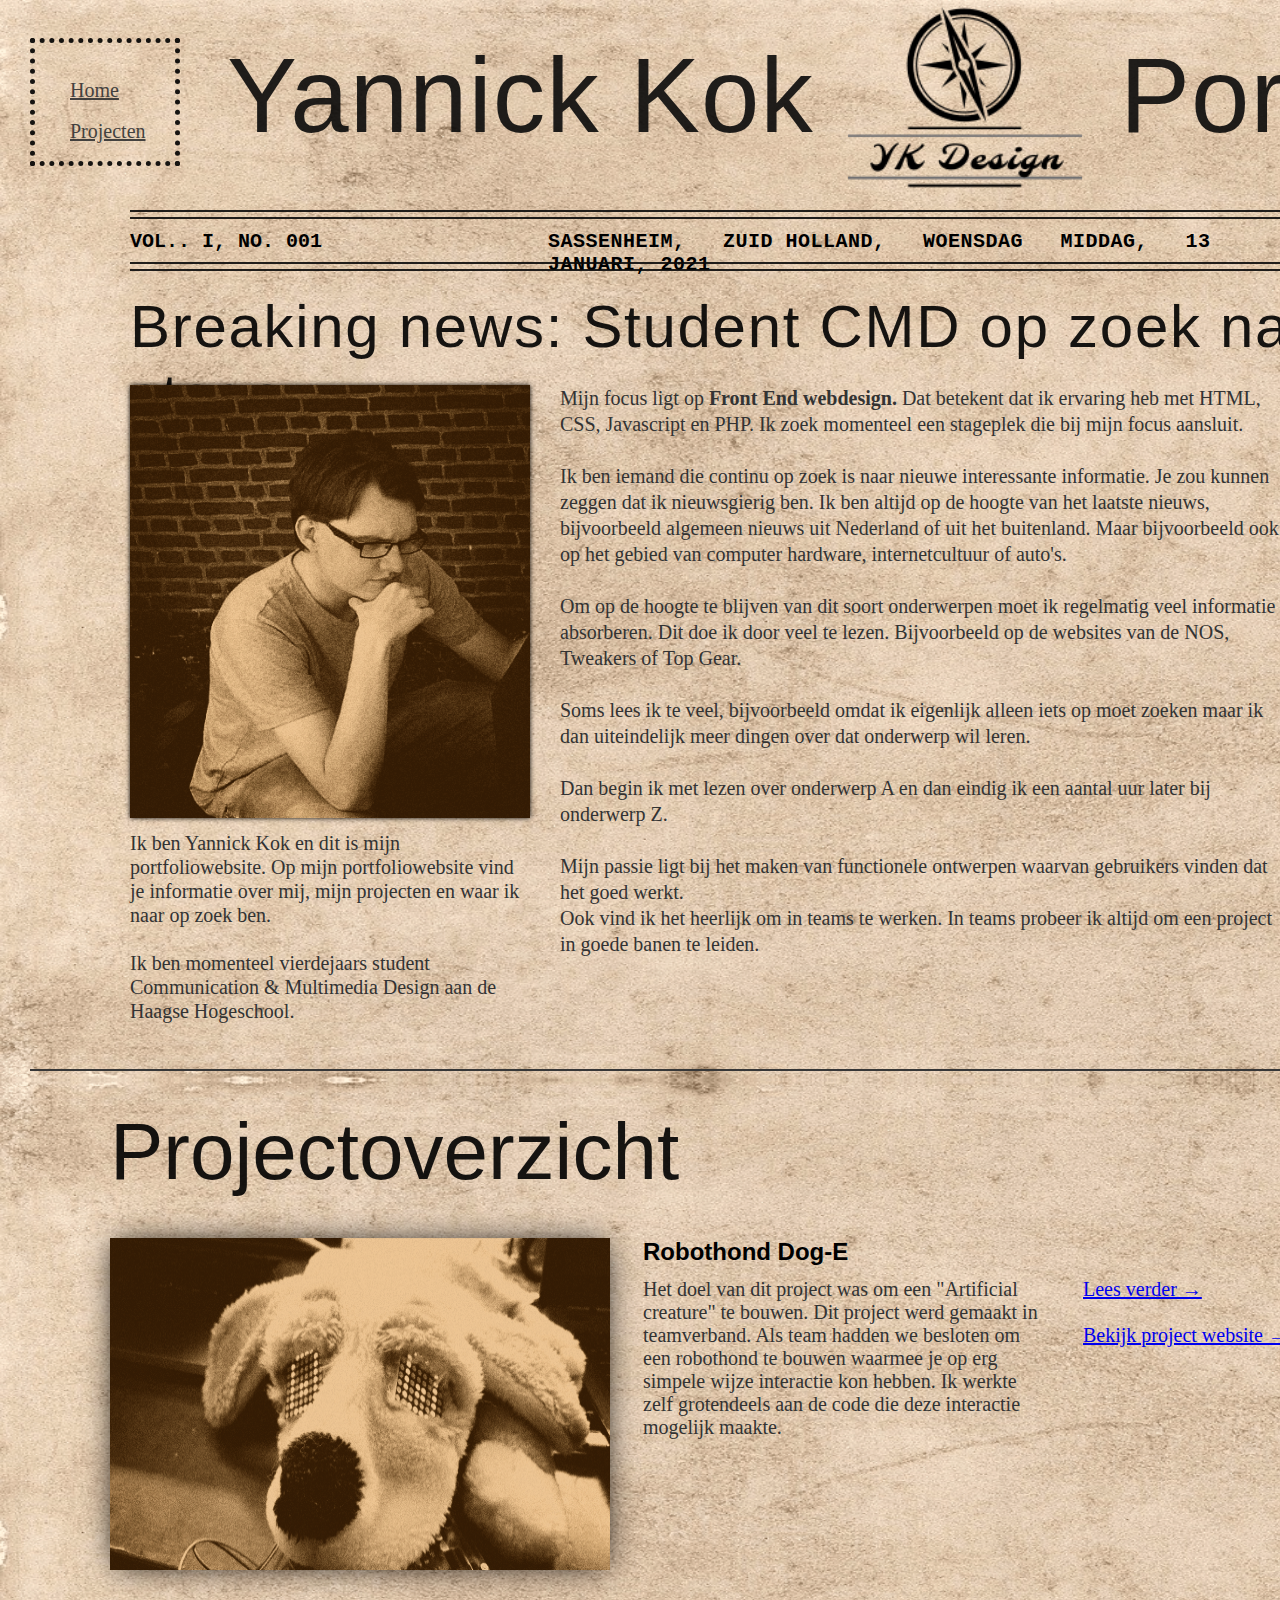
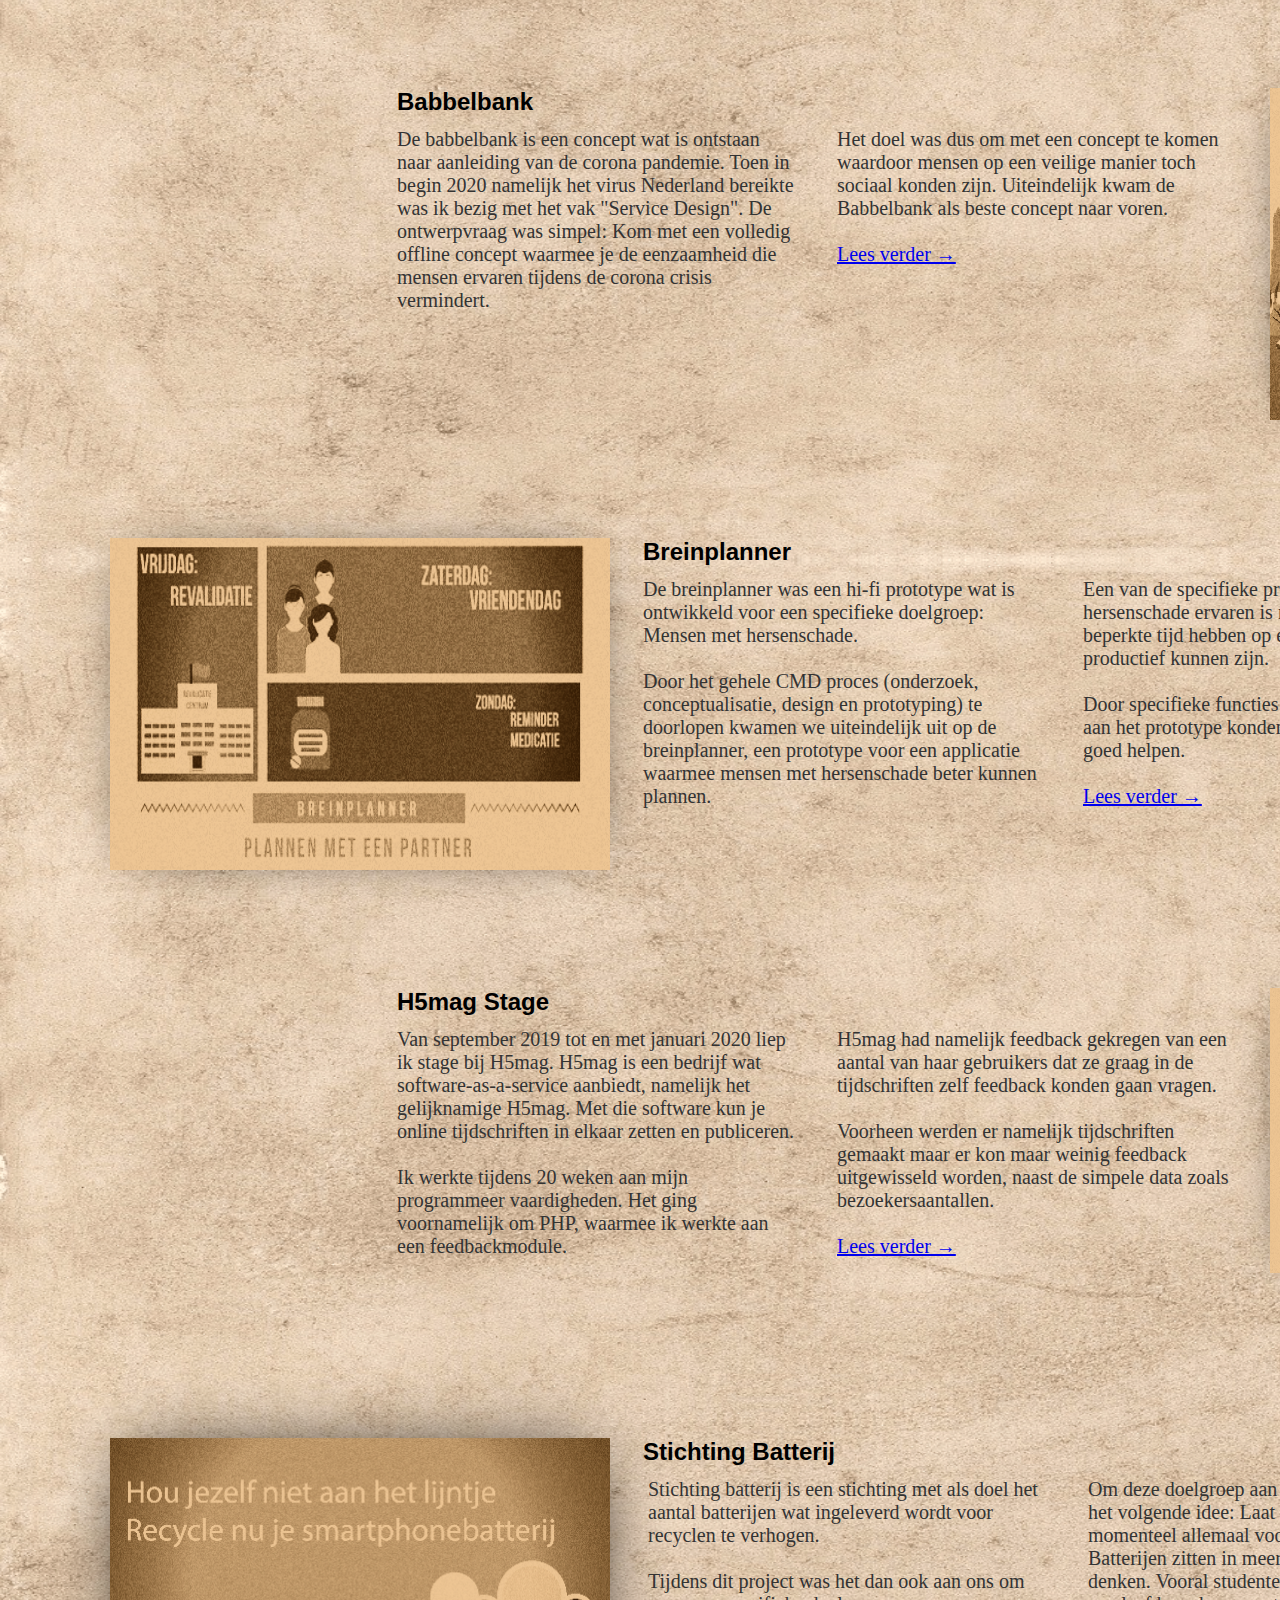
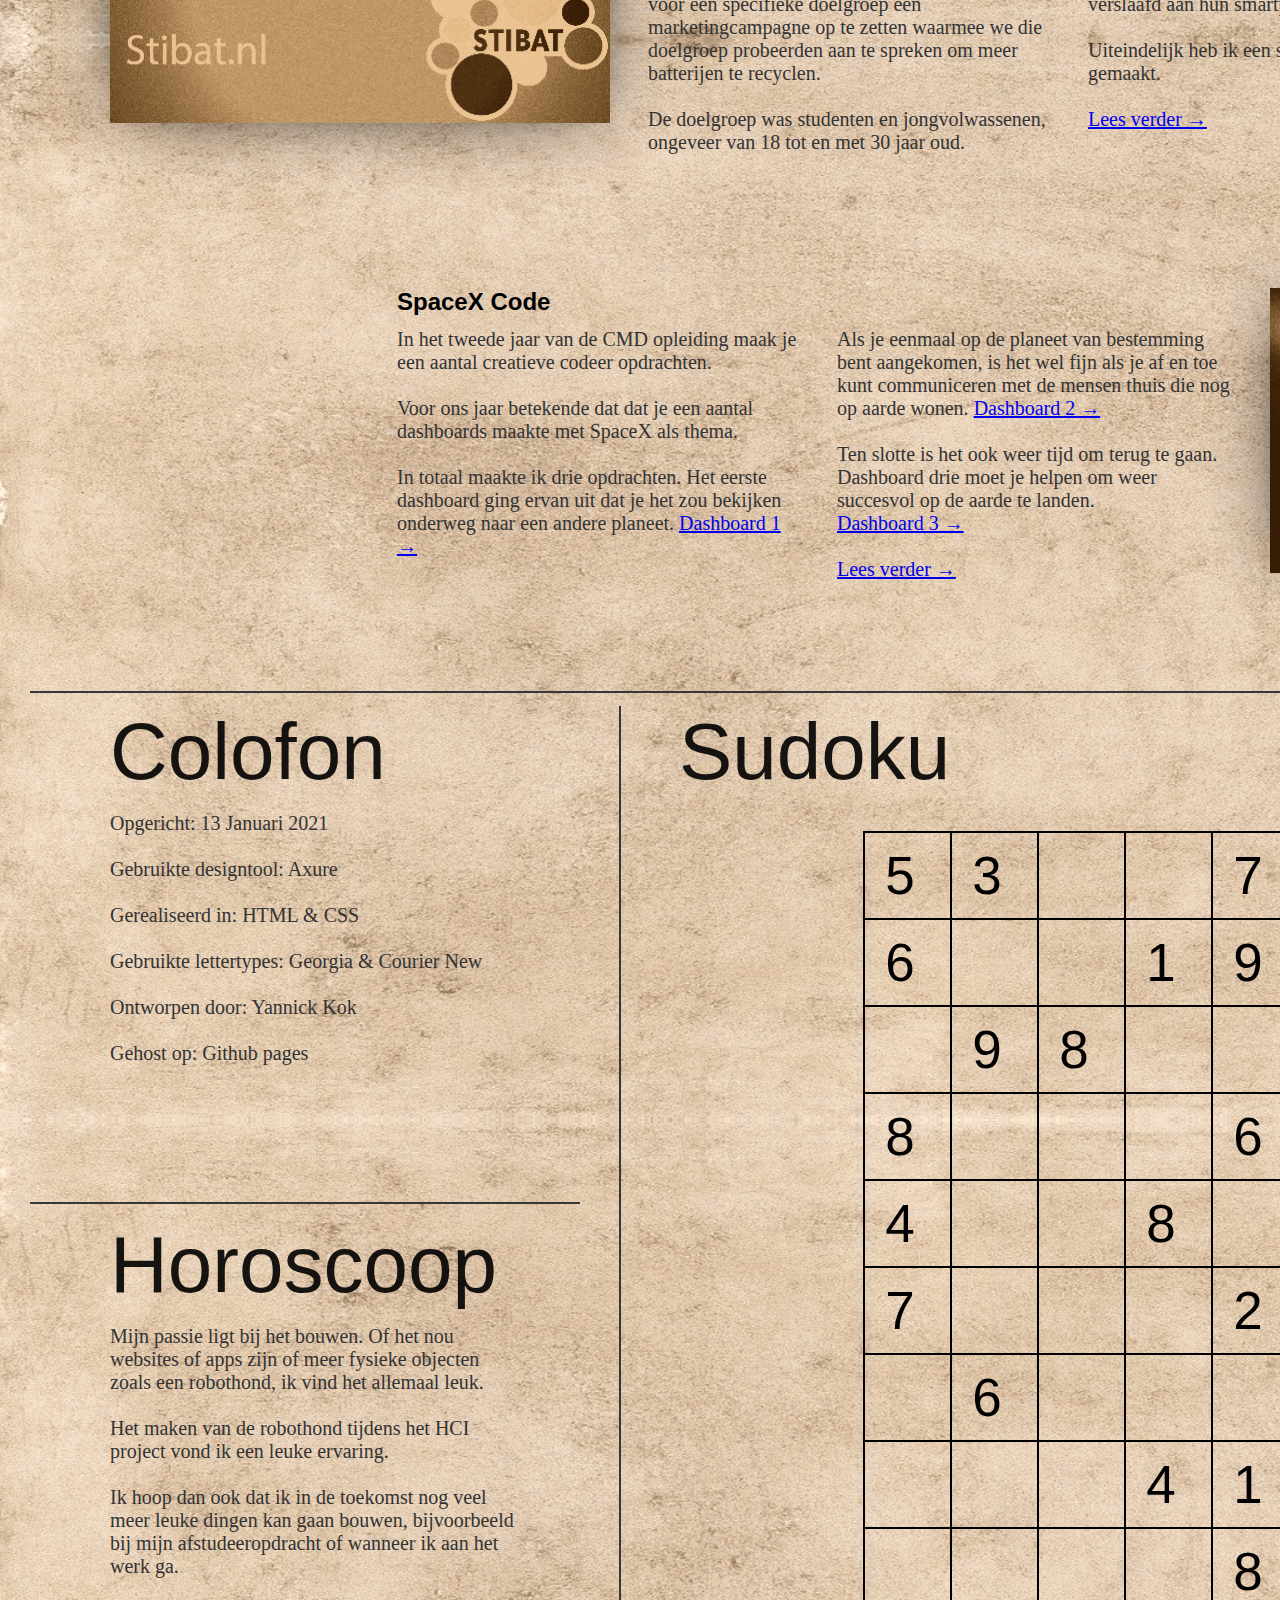
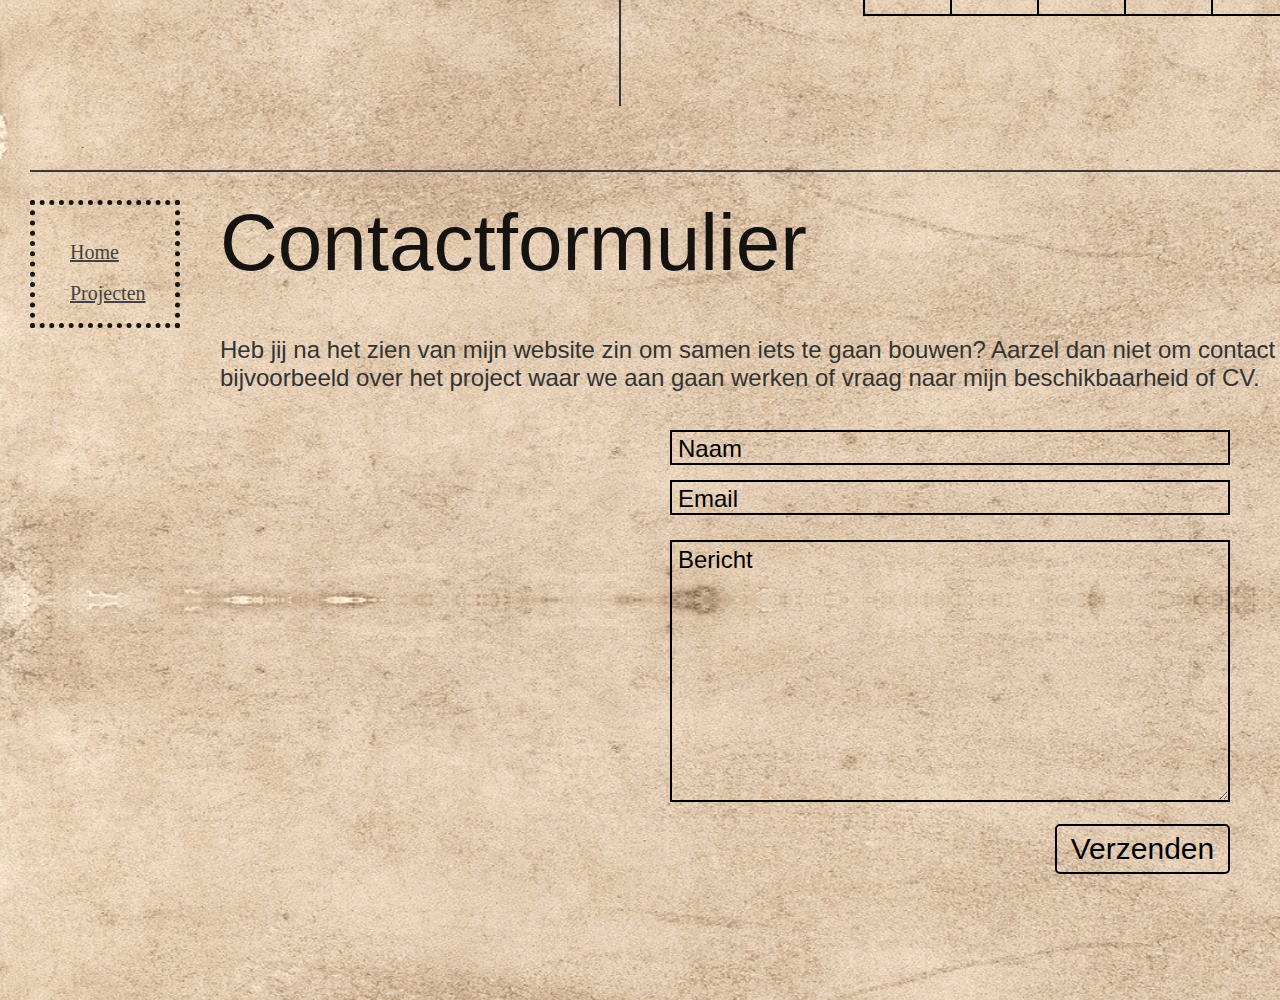
<file: index.html>
<!DOCTYPE html>
<html lang="nl">

    <head>

        <link type="text/css" href="style.css" rel="stylesheet" />	
        <meta name="viewport" content="width=device-width, initial-scale=1.0">
    </head>

    <body>
        <div class="flexcontainer1">
        <div class="background1">
            <div id="d1" class="decoration1">
               <br><br> <a href="index.html" id="home">Home</a>
               <br><br> <a href="#projectoverzicht" id="projectlink">Projecten</a>
            </div>
            <h1 id="t1" class="inline">Yannick Kok</h1>
            <img id="img1" class="inline" src="pics/YK-design2.png">
            <h1 id="t2" class="inline">Portfolio</h1>
            <div id="d2" class="decoration1">
                
                <br><br> <a href="#colofon" id="overiglink">Overig</a>
                <br><br> <a href="#contact" id="contactlink">Contact</a>
            </div>
            <div id="l1" class="line1"></div>
            <div id="l2" class="line1"></div>
            <div id="d3">VOL.. I, NO. 001

                </div>

            <div id="d4">SASSENHEIM,&nbsp;&nbsp;   ZUID HOLLAND,&nbsp;&nbsp;   WOENSDAG&nbsp;&nbsp;   MIDDAG,&nbsp;&nbsp;   13 JANUARI, 2021</div>

            <!-- <div class="nav">
                <select id="u155_input" class="u155_input">
                    <option class="u155_input_option" selected="" value="PAGINA 1">PAGINA 1</option>
                    <option class="u155_input_option" value="PAGINA 2">PAGINA 2</option>
                    <option class="u155_input_option" value="PAGINA 3">PAGINA 3</option>
                    <option class="u155_input_option" value="PAGINA 4">PAGINA 4</option>
                    <option class="u155_input_option" value="PAGINA 5">PAGINA 5</option>
                    <option class="u155_input_option" value="PAGINA 6">PAGINA 6</option>
                    <option class="u155_input_option" value="PAGINA 7">PAGINA 7</option>
                  </select>
            </div> -->

            <div class="dropdown">
                <div class="dropbtn">PAGINA 1</div>
                <div class="dropdown-content">
                  <a href="index.html">PAGINA 1</a>
                  <a href="dog-e.html">PAGINA 2</a>
                  <a href="babbelbank.html">PAGINA 3</a>
                  <a href="breinplanner.html">PAGINA 4</a>
                  <a href="h5mag.html">PAGINA 5</a>
                  <a href="stibat.html">PAGINA 6</a>
                  <a href="spacex.html">PAGINA 7</a>
                </div>
              </div>

            <div id="l3" class="line1"></div>
            <div id="l4" class="line1"></div>

            <h2 id="title1">Breaking news: Student CMD op zoek naar front end stage</h2>
            <img src="pics/yk1.png" id="yk1">
            <img src="pics/yk2.png" id="yk2">
            <p id="p1">Ik ben Yannick Kok en dit is mijn portfoliowebsite. Op mijn portfoliowebsite vind je informatie over mij, mijn projecten en waar ik naar op zoek ben.<br><br>



                Ik ben momenteel vierdejaars student Communication & Multimedia Design aan de Haagse Hogeschool.</p>
            <p id="p2">Mijn focus ligt op <strong>Front End webdesign.</strong> Dat betekent dat ik ervaring heb met HTML, CSS, Javascript en PHP. Ik zoek momenteel een stageplek die bij mijn focus aansluit.
            <br><br>
            Ik ben iemand die continu op zoek is naar nieuwe interessante informatie. 
            Je zou kunnen zeggen dat ik nieuwsgierig ben. Ik ben altijd op de hoogte van het laatste nieuws,
             bijvoorbeeld algemeen nieuws uit Nederland of uit het buitenland. Maar bijvoorbeeld ook op het gebied van computer hardware, internetcultuur of auto's.
             <br><br>
             Om op de hoogte te blijven van dit soort onderwerpen moet ik regelmatig veel informatie absorberen.
              Dit doe ik door veel te lezen. Bijvoorbeeld op de websites van de NOS, Tweakers of Top Gear.
              <br><br>
              Soms lees ik te veel, bijvoorbeeld omdat ik eigenlijk alleen iets op moet zoeken maar ik dan uiteindelijk meer dingen over dat onderwerp wil leren.
            <br><br>
            Dan begin ik met lezen over onderwerp A en dan eindig ik een aantal uur later bij onderwerp Z.
                <br><br>
                Mijn passie ligt bij het maken van functionele ontwerpen waarvan gebruikers vinden dat het goed werkt.

<br>Ook vind ik het heerlijk om in teams te werken. In teams probeer ik altijd om een project in goede banen te leiden.
        
        </p>
        <p id="p3">
            Als ik in een team werk dan ben ik iemand die heel goed kan "remmen". Ik ontdek en kaart aan waar problemen zijn die opgelost moeten worden voordat er verder kan worden gegaan.
<br><br>
In mijn vrije tijd ben ik veel bezig met lezen, geschiedenis en design. Ik heb dit op visuele wijze verwerkt in mijn portfolio, omdat ik die ouderwetse esthetiek wel kan waarderen.

        </p>


            <img src="pics/line.png" id="pageline1">
        </div>

        <div class="background2">
            <h3 id="projectoverzicht">Projectoverzicht</h3>
            <img src="pics/dog-e-project.png" id="dog-e-project">
            <h4 id="project-overzicht-1">Robothond Dog-E</h4>
            <p id="project-dog-e-text-1">Het doel van dit project was om een "Artificial creature" te bouwen.
                 Dit project werd gemaakt in teamverband. Als team hadden we besloten om een robothond te bouwen waarmee
                  je op erg simpele wijze interactie kon hebben. Ik werkte zelf grotendeels aan de code die deze interactie mogelijk maakte.

            </p>

            <p id="project-dog-e-text-2">
                 <a href="dog-e.html">Lees verder →</a> <br><br>

            <a href="https://yannickkok.github.io/HCI-Site/">Bekijk project website →</a> 


            </p>
            <h4 id="project-overzicht-2">Babbelbank</h4>
            <p id="project-babbelbank-text-1">De babbelbank is een concept wat is ontstaan naar aanleiding van de corona pandemie.
                 Toen in begin 2020 namelijk het virus Nederland bereikte was ik bezig met het vak "Service Design".
                  De ontwerpvraag was simpel: Kom met een volledig offline concept waarmee je de eenzaamheid die mensen ervaren  tijdens de corona crisis vermindert.

            </p>
            <p id="project-babbelbank-text-2">Het doel was dus om met een concept te komen waardoor mensen op een veilige manier toch sociaal konden zijn.
                 Uiteindelijk kwam de Babbelbank als beste concept naar voren. <br><br>



                 <a href="babbelbank.html">Lees verder →</a></p>
                <img src="pics/babbelbankfilter.png" id="project-babbelbank-img-1">
        </div>
        <div class="background3">
            <h4 id="project-overzicht-3">Breinplanner</h4>
            <img src="pics/breinplannerfilter.png" id="project-breinplanner-img-1">
            <p id="project-breinplanner-text-1">De breinplanner was een hi-fi prototype wat is ontwikkeld voor een specifieke doelgroep: Mensen met hersenschade.<br><br>

                Door het gehele CMD proces (onderzoek, conceptualisatie, design en prototyping) te doorlopen kwamen we uiteindelijk uit op de breinplanner, een prototype voor een applicatie waarmee mensen met hersenschade beter kunnen plannen.
                
                
                
                </p>
            <p id="project-breinplanner-text-2">Een van de specifieke problemen die mensen met hersenschade ervaren is namelijk dat ze maar beperkte tijd hebben op een dag waarin ze productief kunnen zijn.
<br><br>


                Door specifieke functies en visuele stijl te geven aan het prototype konden we deze doelgroep goed helpen.
                <br><br>
                
                
                 <a href="breinplanner.html">Lees verder →</a> </p>

                <h4 id="project-overzicht-4">H5mag Stage</h4>
                <img src="pics/h5magfilter2.png" id="project-h5mag-img-1">
                <p id="project-h5mag-text-1">Van september 2019 tot en met januari 2020 liep ik stage bij H5mag.
                     H5mag is een bedrijf wat software-as-a-service aanbiedt, namelijk het gelijknamige H5mag.
                      Met die software kun je online tijdschriften in elkaar zetten en publiceren.
                      <br><br>



                    Ik werkte tijdens 20 weken aan mijn programmeer vaardigheden. Het ging voornamelijk om PHP, waarmee ik werkte aan een feedbackmodule.</p>
                    <p id="project-h5mag-text-2">
                        H5mag had namelijk feedback gekregen van een aantal van haar gebruikers dat ze graag in de tijdschriften zelf feedback konden gaan vragen.
<br><br>


Voorheen werden er namelijk tijdschriften gemaakt maar er kon maar weinig feedback uitgewisseld worden, naast de simpele data zoals bezoekersaantallen.
<br><br>


<a href="h5mag.html">Lees verder →</a> 
                    </p>

                    <img src="pics/stibat3.png" id="project-stibat-img-1">
                    <h4 id="project-overzicht-5">Stichting Batterij</h4>
                    <p id="project-stibat-text-1">Stichting batterij is een stichting met als doel het aantal batterijen wat ingeleverd wordt voor recyclen te verhogen.
                        <br><br>


                        Tijdens dit project was het dan ook aan ons om voor een specifieke doelgroep een marketingcampagne op te zetten waarmee we die doelgroep probeerden aan te spreken om meer batterijen te recyclen.
                        <br><br>
                        
                        
                        De doelgroep was studenten en jongvolwassenen, ongeveer van 18 tot en met 30 jaar oud.</p>

                        <p id="project-stibat-text-2">
                            Om deze doelgroep aan te spreken kwam ik met het volgende idee: Laat zien waar batterijen momenteel allemaal voor gebruikt worden. Batterijen zitten in meer voorwerpen dan je zou denken. Vooral studenten zijn tegenwoordig bijna verslaafd aan hun smartphone of laptop.
                            <br><br>


Uiteindelijk heb ik een satirisch filmpje daarover gemaakt.

<br><br>

<a href="stibat.html">Lees verder →</a> 
                        </p>


        </div>

        <div class="background4">

            <h4 id="project-overzicht-6">SpaceX Code</h4>
            <img src="pics/spacex1.png" id="project-spacex-img-1">
            <p id="project-spacex-text-1">In het tweede jaar van de CMD opleiding maak je een aantal creatieve codeer opdrachten.
                <br><br>


                Voor ons jaar betekende dat dat je een aantal dashboards maakte met SpaceX als thema.
                <br><br>
                
                
                In totaal maakte ik drie opdrachten. Het eerste dashboard ging ervan uit dat je het zou bekijken onderweg naar een andere planeet.
                 <a href="https://yannickkok.github.io/IxDT2/">Dashboard 1  →</a></p> 

            <p id="project-spacex-text-2">

                Als je eenmaal op de planeet van bestemming bent aangekomen, is het wel fijn als je af en toe kunt communiceren met de mensen thuis die nog op aarde wonen.
                 <a href="https://yannickkok.github.io/Challenge-2/">Dashboard 2  →</a><br><br>



Ten slotte is het ook weer tijd om terug te gaan. Dashboard drie moet je helpen om weer succesvol op de aarde te landen.  <br><a href="https://yannickkok.github.io/Challenge-3/">Dashboard 3  →</a>
<br><br>


 <a href="spacex.html">Lees verder →</a> 
            </p>


        </div>

        <img src="pics/line.png" id="line2">
        <img src="pics/line.png" id="line3">
        <img src="pics/line.png" id="line4">
        <img src="pics/line.png" id="line5">

        <div class="background5">
            <h3 id="colofon">Colofon</h3>
            <p id="colofontext">Opgericht: 13 Januari 2021
                <br><br>


                Gebruikte designtool: Axure
                <br><br>

                
                
                Gerealiseerd in: HTML & CSS
                <br><br>

                
                
                Gebruikte lettertypes: Georgia & Courier New
                <br><br>

                
                
                Ontworpen door: Yannick Kok
                <br><br>

                
                
                Gehost op: Github pages</p>

                <h3 id="sudoku">Sudoku</h3>
                <!-- <div class="sudokubutton" onclick="checkSudoku()">
                <button>Check voor fouten</button>
                </div> -->
                <div class="sudokucontainer">
                    <input type="number" class="sudokublock" value="5" min="1" max="9">
                    <input type="number" class="sudokublock" value="3" min="1" max="9">
                    <input type="number" class="sudokublock"  min="1" max="9" id="sudokublock13">
                    <input type="number" class="sudokublock" value="" min="1" max="9">
                    <input type="number" class="sudokublock" value="7" min="1" max="9">
                    <input type="number" class="sudokublock" value="" min="1" max="9">
                    <input type="number" class="sudokublock" value="" min="1" max="9">
                    <input type="number" class="sudokublock" value="" min="1" max="9">
                    <input type="number" class="sudokublock" value="" min="1" max="9">
                    <br>
                    <input type="number" class="sudokublock" value="6" min="1" max="9">
                    <input type="number" class="sudokublock" value="" min="1" max="9">
                    <input type="number" class="sudokublock" value="" min="1" max="9">
                    <input type="number" class="sudokublock" value="1" min="1" max="9">
                    <input type="number" class="sudokublock" value="9" min="1" max="9">
                    <input type="number" class="sudokublock" value="5" min="1" max="9">
                    <input type="number" class="sudokublock" value="" min="1" max="9">
                    <input type="number" class="sudokublock" value="" min="1" max="9">
                    <input type="number" class="sudokublock" value="" min="1" max="9">
                    <br>
                    <input type="number" class="sudokublock" value="" min="1" max="9">
                    <input type="number" class="sudokublock" value="9" min="1" max="9">
                    <input type="number" class="sudokublock" value="8" min="1" max="9">
                    <input type="number" class="sudokublock" value="" min="1" max="9">
                    <input type="number" class="sudokublock" value="" min="1" max="9">
                    <input type="number" class="sudokublock" value="" min="1" max="9">
                    <input type="number" class="sudokublock" value="" min="1" max="9">
                    <input type="number" class="sudokublock" value="6" min="1" max="9">
                    <input type="number" class="sudokublock" value="" min="1" max="9">
                    <br>
                    <input type="number" class="sudokublock" value="8" min="1" max="9">
                    <input type="number" class="sudokublock" value="" min="1" max="9">
                    <input type="number" class="sudokublock" value="" min="1" max="9">
                    <input type="number" class="sudokublock" value="" min="1" max="9">
                    <input type="number" class="sudokublock" value="6" min="1" max="9">
                    <input type="number" class="sudokublock" value="" min="1" max="9">
                    <input type="number" class="sudokublock" value="" min="1" max="9">
                    <input type="number" class="sudokublock" value="" min="1" max="9">
                    <input type="number" class="sudokublock" value="3" min="1" max="9">
                    <br>
                    <input type="number" class="sudokublock" value="4" min="1" max="9">
                    <input type="number" class="sudokublock" value="" min="1" max="9">
                    <input type="number" class="sudokublock" value="" min="1" max="9">
                    <input type="number" class="sudokublock" value="8" min="1" max="9">
                    <input type="number" class="sudokublock" value="" min="1" max="9">
                    <input type="number" class="sudokublock" value="3" min="1" max="9">
                    <input type="number" class="sudokublock" value="" min="1" max="9">
                    <input type="number" class="sudokublock" value="" min="1" max="9">
                    <input type="number" class="sudokublock" value="1" min="1" max="9">
                    <br>
                    <input type="number" class="sudokublock" value="7" min="1" max="9">
                    <input type="number" class="sudokublock" value="" min="1" max="9">
                    <input type="number" class="sudokublock" value="" min="1" max="9">
                    <input type="number" class="sudokublock" value="" min="1" max="9">
                    <input type="number" class="sudokublock" value="2" min="1" max="9">
                    <input type="number" class="sudokublock" value="" min="1" max="9">
                    <input type="number" class="sudokublock" value="" min="1" max="9">
                    <input type="number" class="sudokublock" value="" min="1" max="9">
                    <input type="number" class="sudokublock" value="6" min="1" max="9">
                    <br>
                    <input type="number" class="sudokublock" value="" min="1" max="9">
                    <input type="number" class="sudokublock" value="6" min="1" max="9">
                    <input type="number" class="sudokublock" value="" min="1" max="9">
                    <input type="number" class="sudokublock" value="" min="1" max="9">
                    <input type="number" class="sudokublock" value="" min="1" max="9">
                    <input type="number" class="sudokublock" value="" min="1" max="9">
                    <input type="number" class="sudokublock" value="2" min="1" max="9">
                    <input type="number" class="sudokublock" value="8" min="1" max="9">
                    <input type="number" class="sudokublock" value="" min="1" max="9">
                    <br>
                    <input type="number" class="sudokublock" value="" min="1" max="9">
                    <input type="number" class="sudokublock" value="" min="1" max="9">
                    <input type="number" class="sudokublock" value="" min="1" max="9">
                    <input type="number" class="sudokublock" value="4" min="1" max="9">
                    <input type="number" class="sudokublock" value="1" min="1" max="9">
                    <input type="number" class="sudokublock" value="9" min="1" max="9">
                    <input type="number" class="sudokublock" value="" min="1" max="9">
                    <input type="number" class="sudokublock" value="" min="1" max="9">
                    <input type="number" class="sudokublock" value="5" min="1" max="9">
                    <br>
                    <input type="number" class="sudokublock" value="" min="1" max="9">
                    <input type="number" class="sudokublock" value="" min="1" max="9">
                    <input type="number" class="sudokublock" value="" min="1" max="9">
                    <input type="number" class="sudokublock" value="" min="1" max="9">
                    <input type="number" class="sudokublock" value="8" min="1" max="9">
                    <input type="number" class="sudokublock" value="" min="1" max="9">
                    <input type="number" class="sudokublock" value="" min="1" max="9">
                    <input type="number" class="sudokublock" value="7" min="1" max="9">
                    <input type="number" class="sudokublock" value="9" min="1" max="9">

                </div>


                <h3 id="horoscoop">Horoscoop</h3>
                <p id="horoscooptext">
                    Mijn passie ligt bij het bouwen. Of het nou websites of apps zijn of meer fysieke objecten zoals een robothond, ik vind het allemaal leuk.
                    <br><br>


Het maken van de robothond tijdens het HCI project vond ik een leuke ervaring.

<br><br>

Ik hoop dan ook dat ik in de toekomst nog veel meer leuke dingen kan gaan bouwen, bijvoorbeeld bij mijn afstudeeropdracht of wanneer ik aan het werk ga.
                </p>

                <h3 id="contact">Contactformulier</h3>
                <p id="contacttext">
                    Heb jij na het zien van mijn website zin om samen iets te gaan bouwen? Aarzel dan niet om contact op te nemen. Vertel bijvoorbeeld over het project waar we aan gaan werken of
                     vraag naar mijn beschikbaarheid of CV.


                </p>

                <input id="contactinput1" type="text" value="Naam">
                <input id="contactinput2" type="text" value="Email">
                <textarea id="contactinput3" >Bericht</textarea>
                <button id="contactsubmit">Verzenden</button>



                <div id="d5" class="decoration1">
                    <br><br> <a href="#img1" id="home">Home</a>
                    <br><br> <a href="#projectoverzicht" id="projectlink">Projecten</a>
                 </div>

                 <div id="d6" class="decoration1">
                
                    <br><br> <a href="#colofon" id="overiglink">Overig</a>
                    <br><br> <a href="#contact" id="contactlink">Contact</a>
                </div>


        </div>
        <div class="background6">

        </div>
    </div>
    </body>
    <script>

    function checkSudoku() {
            
        // var input = document.getElementById('sudokublock13');
        // input.value; 

        var sudokublock13 = document.getElementById('sudokublock13').value
        console.log(sudokublock13);
            
                if (sudokublock13 = ""){
                    alert("Je hebt  alles ingevuld!");
                }
                else {

                }

    }

    </script>



</html>
</file>
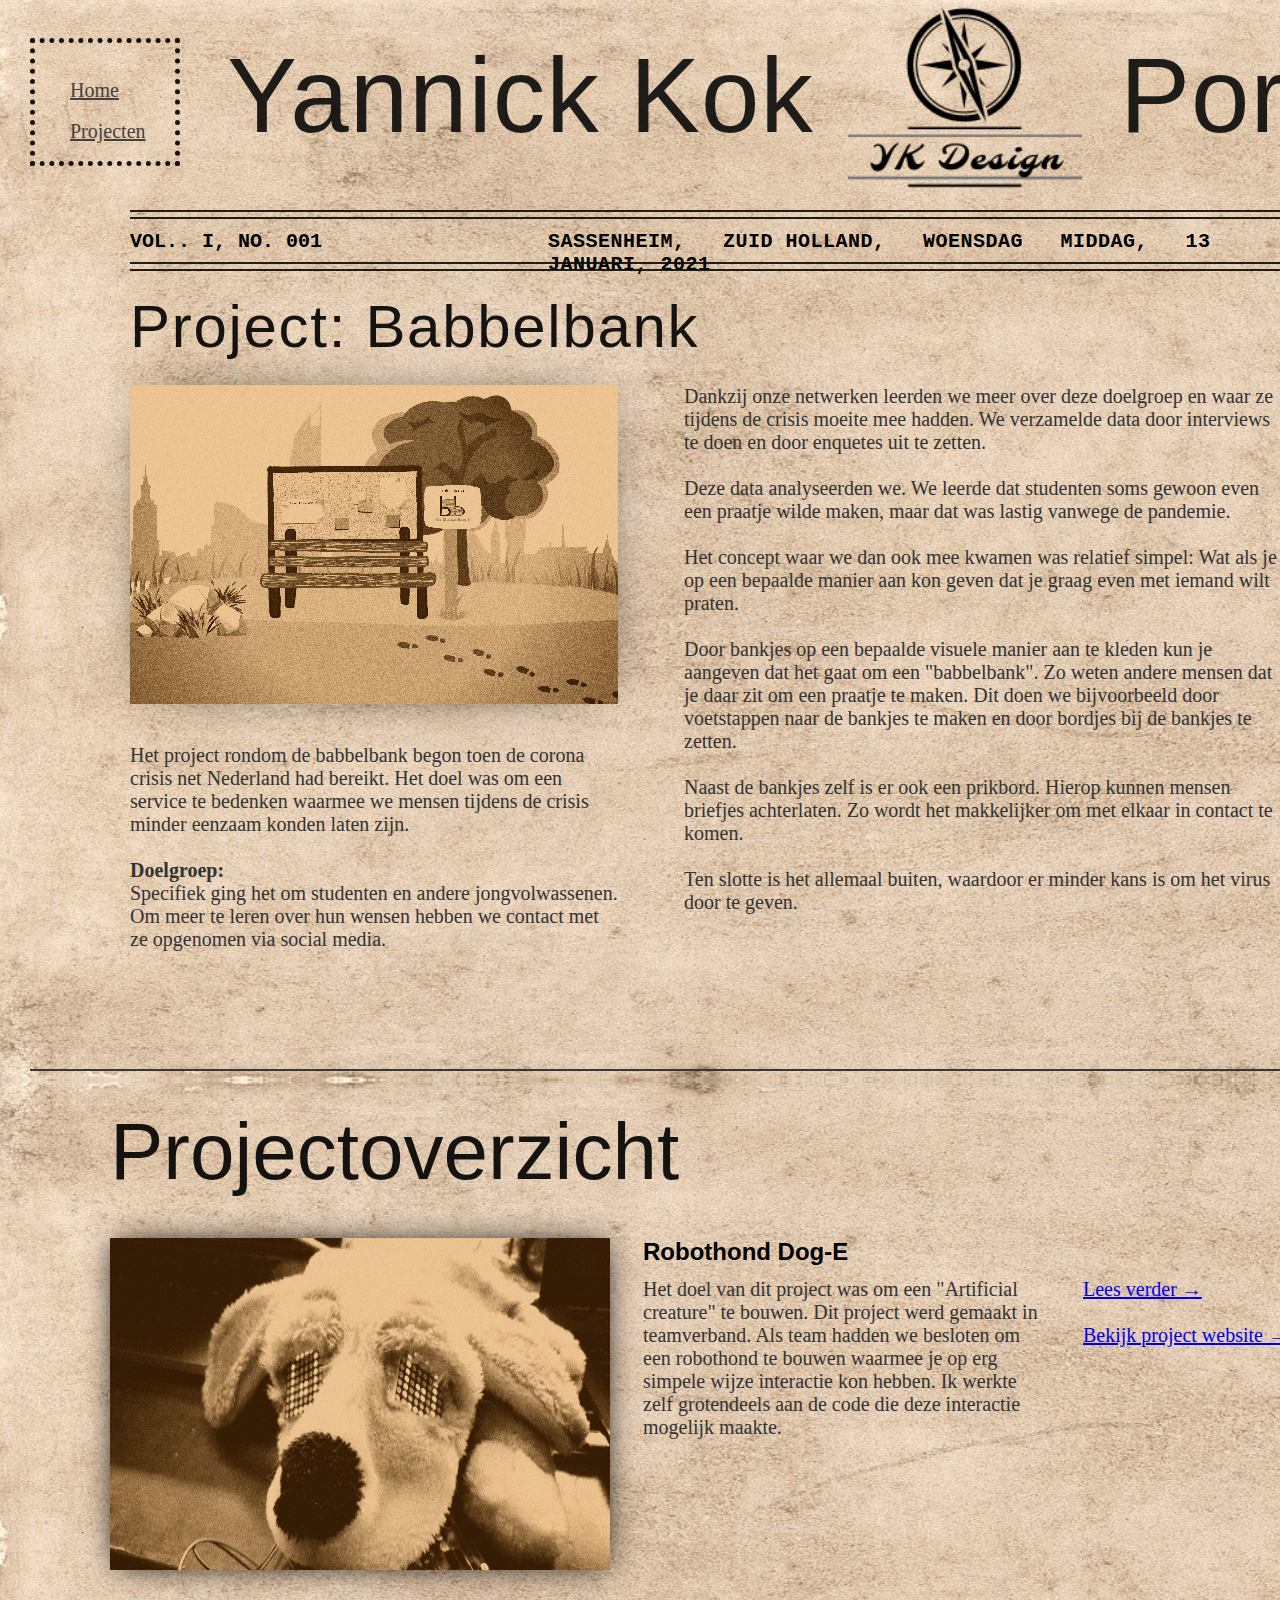
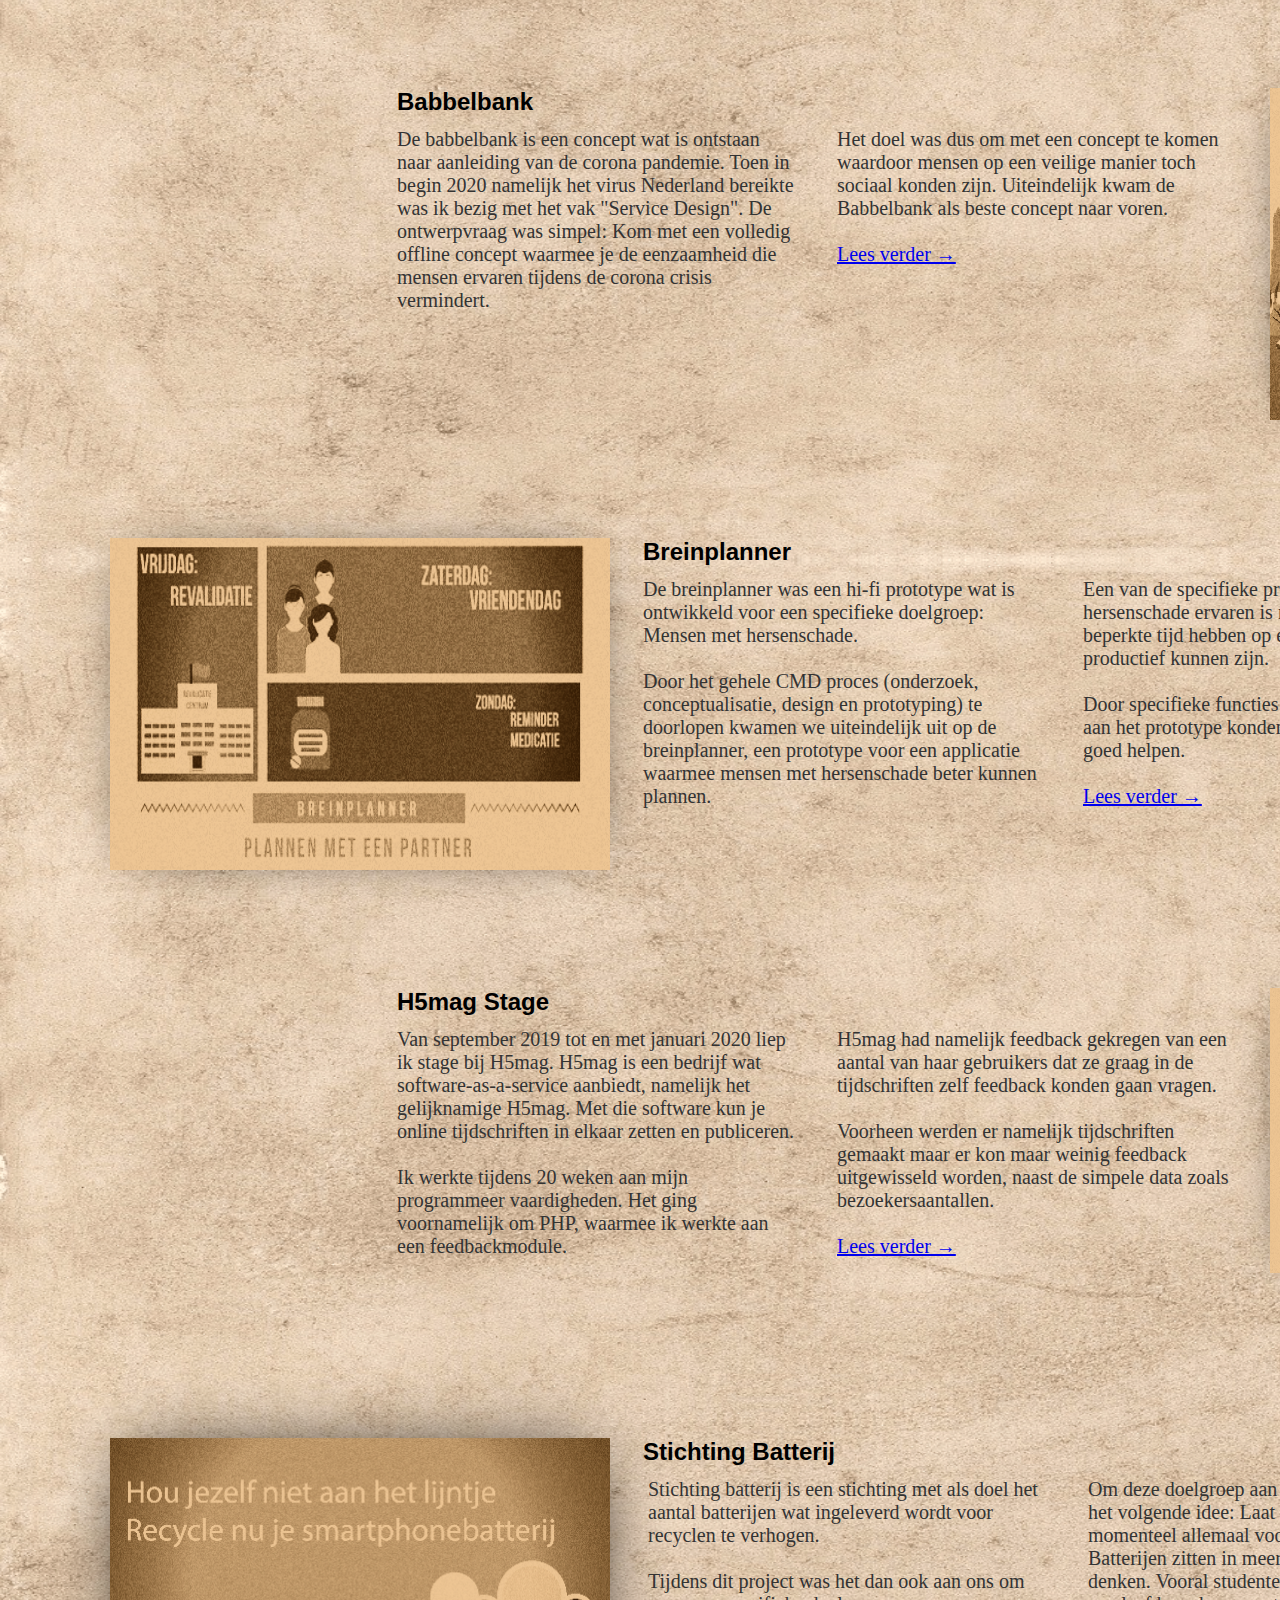
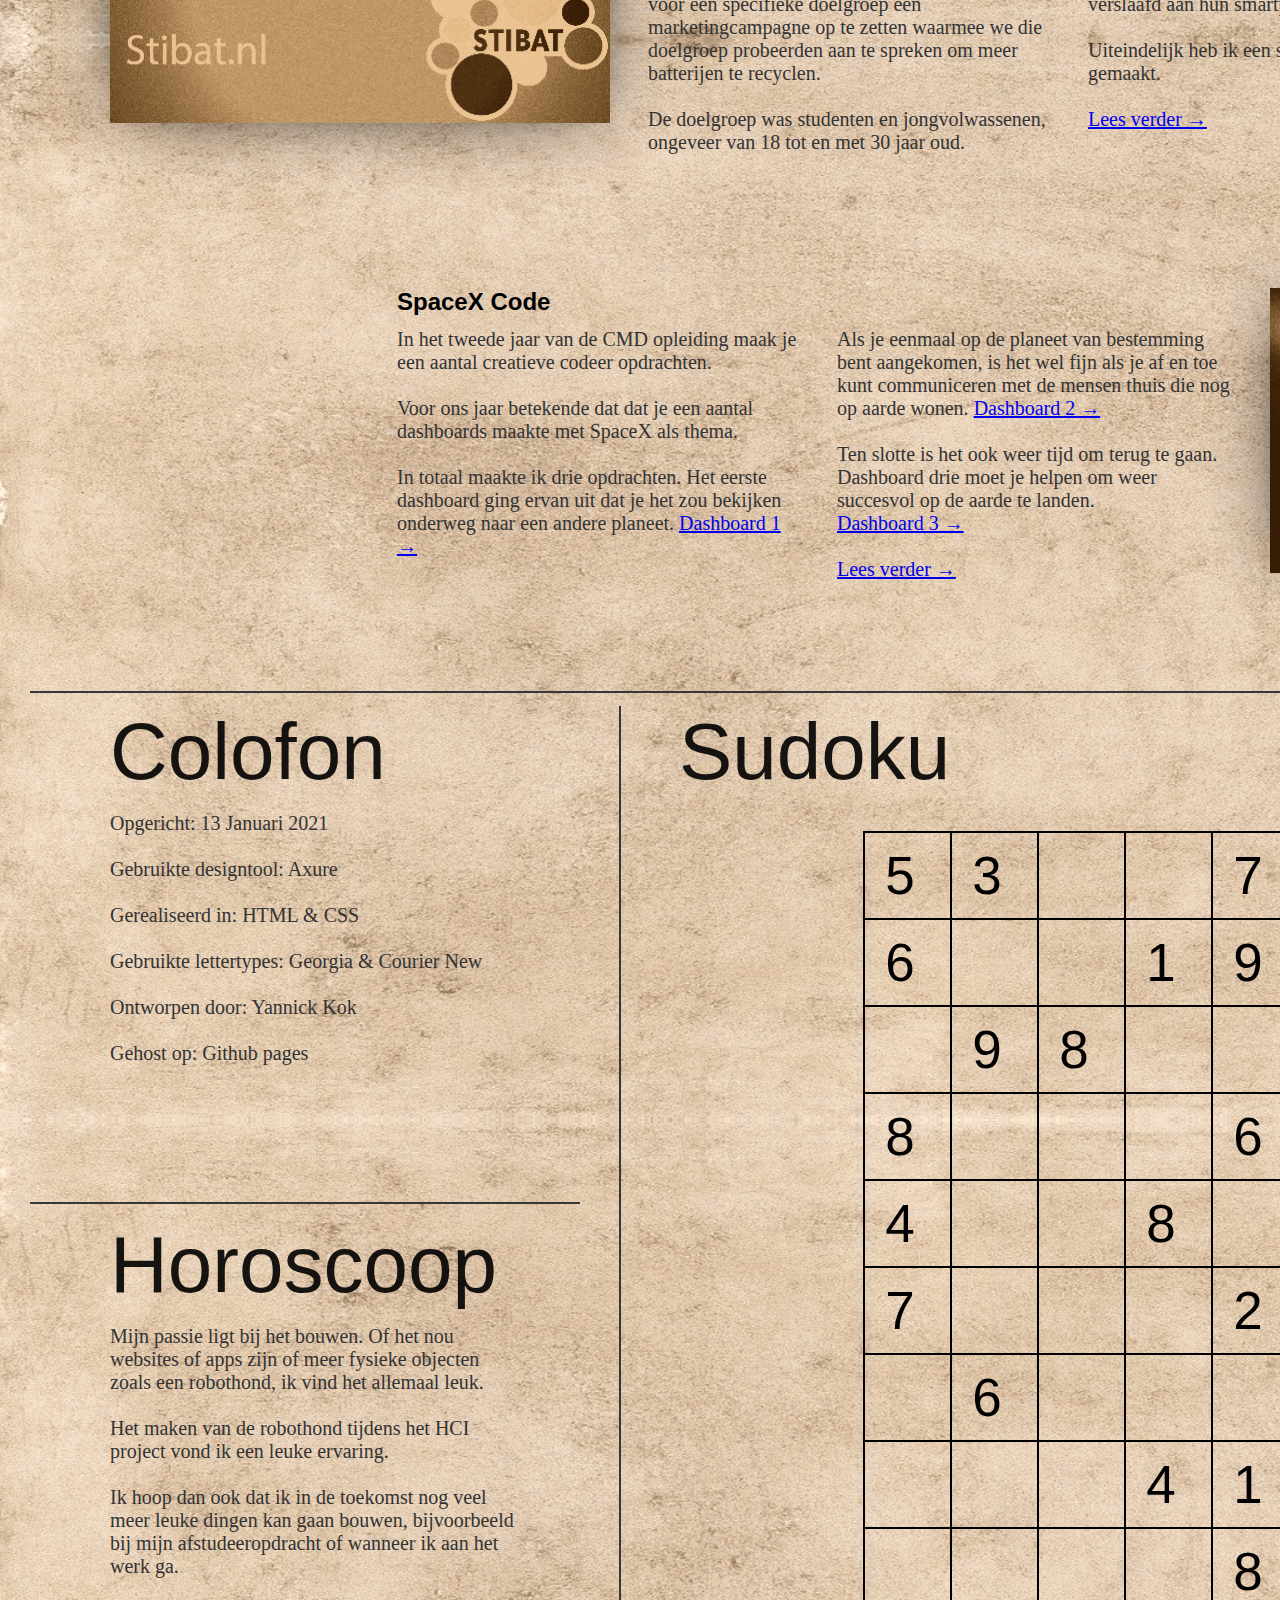
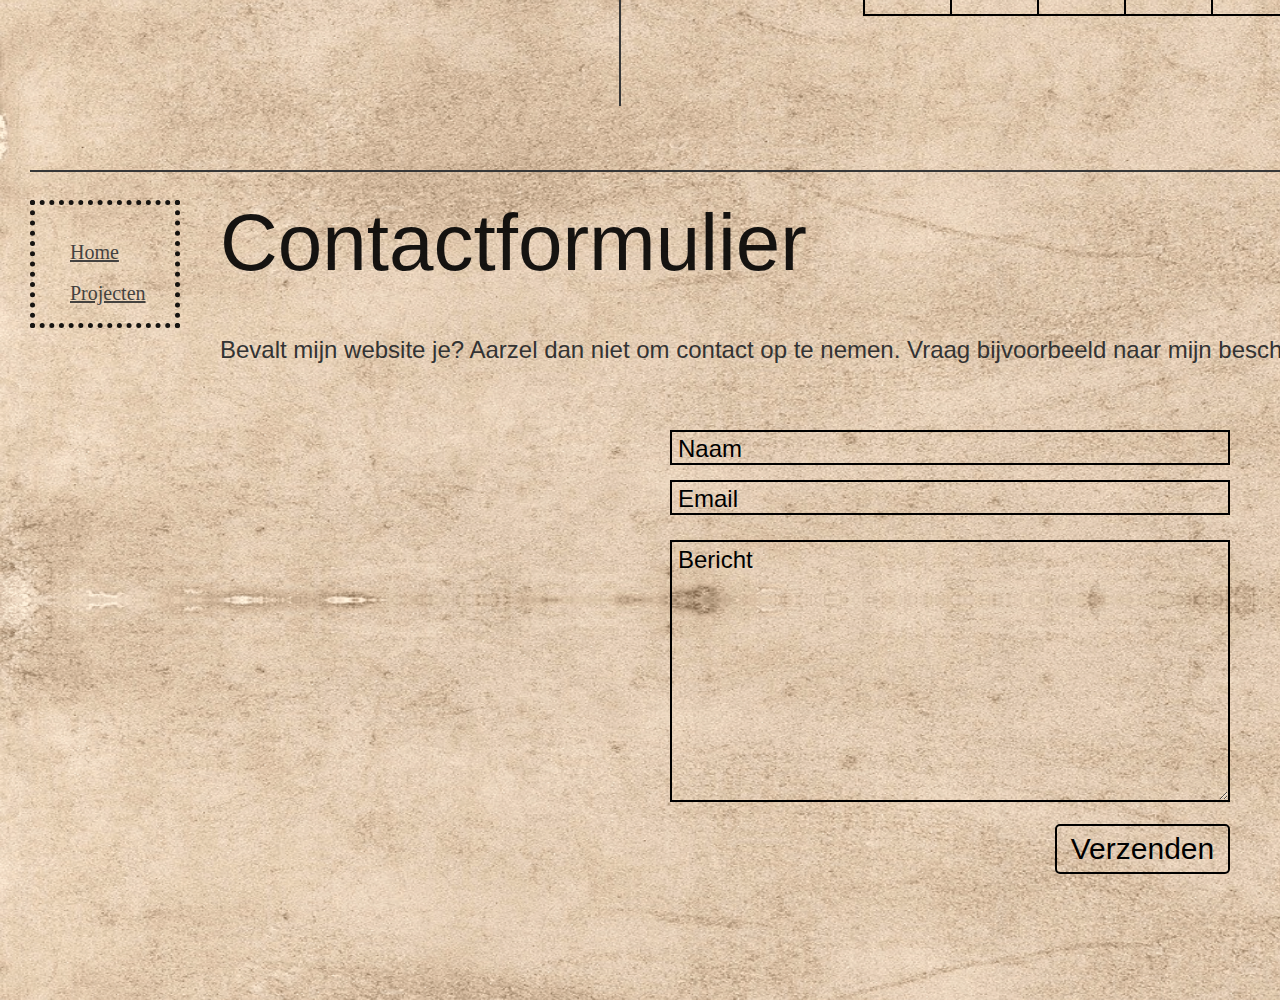
<file: babbelbank.html>
<!DOCTYPE html>
<html lang="nl">

    <head>

        <link type="text/css" href="style.css" rel="stylesheet" />	
    </head>

    <body>
        <div class="background1">
            <div id="d1" class="decoration1">
                <br><br> <a href="index.html" id="home">Home</a>
                <br><br> <a href="#projectoverzicht" id="projectlink">Projecten</a>
             </div>
             <h1 id="t1" class="inline">Yannick Kok</h1>
             <img id="img1" class="inline" src="pics/YK-design2.png">
             <h1 id="t2" class="inline">Portfolio</h1>
             <div id="d2" class="decoration1">
                 
                 <br><br> <a href="#colofon" id="overiglink">Overig</a>
                 <br><br> <a href="#contact" id="contactlink">Contact</a>
             </div>
            <div id="l1" class="line1"></div>
            <div id="l2" class="line1"></div>
            <div id="d3">VOL.. I, NO. 001

                </div>

            <div id="d4">SASSENHEIM,&nbsp;&nbsp;   ZUID HOLLAND,&nbsp;&nbsp;   WOENSDAG&nbsp;&nbsp;   MIDDAG,&nbsp;&nbsp;   13 JANUARI, 2021</div>
            <div class="dropdown">
                <div class="dropbtn">PAGINA 3</div>
                <div class="dropdown-content">
                  <a href="index.html">PAGINA 1</a>
                  <a href="dog-e.html">PAGINA 2</a>
                  <a href="babbelbank.html">PAGINA 3</a>
                  <a href="breinplanner.html">PAGINA 4</a>
                  <a href="h5mag.html">PAGINA 5</a>
                  <a href="stibat.html">PAGINA 6</a>
                  <a href="spacex.html">PAGINA 7</a>
                </div>
              </div>
            <div id="l3" class="line1"></div>
            <div id="l4" class="line1"></div>

            <h2 id="title1">Project: Babbelbank</h2>
            <img src="pics/babbelbankfilter.png" id="babbelbank-img1">
            <p id="babbelbank-text1">Het project rondom de babbelbank begon toen de corona crisis net Nederland had bereikt. Het doel was om een service te bedenken waarmee we mensen tijdens de crisis minder eenzaam konden laten zijn.

                <br><br>

                <strong>Doelgroep:</strong><br>
                
                Specifiek ging het om studenten en andere jongvolwassenen. Om meer te leren over hun wensen hebben we contact met ze opgenomen via social media.</p>
            
            
            <p id="babbelbank-text2">Dankzij onze netwerken leerden we meer over deze doelgroep en waar ze tijdens de crisis moeite mee hadden. We verzamelde data door interviews te doen en door enquetes uit te zetten.
                <br><br>


                Deze data analyseerden we. We leerde dat studenten soms gewoon even een praatje wilde maken, maar dat was lastig vanwege de pandemie.
                <br><br>
                
                
                Het concept waar we dan ook mee kwamen was relatief simpel: Wat als je op een bepaalde manier aan kon geven dat je graag even met iemand wilt praten.
                <br><br>
                
                
                Door bankjes op een bepaalde visuele manier aan te kleden kun je aangeven dat het gaat om een "babbelbank". Zo weten andere mensen dat je daar zit om een praatje te maken. Dit doen we bijvoorbeeld door voetstappen naar de bankjes te maken en door bordjes bij de bankjes te zetten.
                <br><br>
                
                
                Naast de bankjes zelf is er ook een prikbord. Hierop kunnen mensen briefjes achterlaten. Zo wordt het makkelijker om met elkaar in contact te komen.
                <br><br>
                
                
                Ten slotte is het allemaal buiten, waardoor er minder kans is om het virus door te geven.</p>
            
            
            <p id="babbelbank-text3"><strong>Categorie</strong><br>

                Onderzoek & Conceptualisatie<br><br>
                
                
                
                <strong>Opdrachtgever</strong><br>
                
                Schoolopdracht<br><br>
                
                
                
                <strong>Periode</strong><br>
                
                Februari 2020 - April 2020<br><br>
                
                
                
                <strong>Groepsleden</strong><br>
                
                4<br><br>
                
                
                
                <strong>Tools</strong><br>
                
                Google Forms<br><br>
                
                
                
                <strong>Vaardigheden</strong><br>
                
                Interviewen, enqueteren, data analyse, conceptualiseren</p>


            <img src="pics/line.png" id="pageline1">
        </div>

        <div class="background2">
            <h3 id="projectoverzicht">Projectoverzicht</h3>
            <img src="pics/dog-e-project.png" id="dog-e-project">
            <h4 id="project-overzicht-1">Robothond Dog-E</h4>
            <p id="project-dog-e-text-1">Het doel van dit project was om een "Artificial creature" te bouwen.
                 Dit project werd gemaakt in teamverband. Als team hadden we besloten om een robothond te bouwen waarmee
                  je op erg simpele wijze interactie kon hebben. Ik werkte zelf grotendeels aan de code die deze interactie mogelijk maakte.

            </p>

            <p id="project-dog-e-text-2">
                 <a href="dog-e.html">Lees verder →</a> <br><br>

            <a href="https://yannickkok.github.io/HCI-Site/">Bekijk project website →</a> 


            </p>
            <h4 id="project-overzicht-2">Babbelbank</h4>
            <p id="project-babbelbank-text-1">De babbelbank is een concept wat is ontstaan naar aanleiding van de corona pandemie.
                 Toen in begin 2020 namelijk het virus Nederland bereikte was ik bezig met het vak "Service Design".
                  De ontwerpvraag was simpel: Kom met een volledig offline concept waarmee je de eenzaamheid die mensen ervaren  tijdens de corona crisis vermindert.

            </p>
            <p id="project-babbelbank-text-2">Het doel was dus om met een concept te komen waardoor mensen op een veilige manier toch sociaal konden zijn.
                 Uiteindelijk kwam de Babbelbank als beste concept naar voren. <br><br>



                 <a href="babbelbank.html">Lees verder →</a></p>
                <img src="pics/babbelbankfilter.png" id="project-babbelbank-img-1">
        </div>
        <div class="background3">
            <h4 id="project-overzicht-3">Breinplanner</h4>
            <img src="pics/breinplannerfilter.png" id="project-breinplanner-img-1">
            <p id="project-breinplanner-text-1">De breinplanner was een hi-fi prototype wat is ontwikkeld voor een specifieke doelgroep: Mensen met hersenschade.<br><br>

                Door het gehele CMD proces (onderzoek, conceptualisatie, design en prototyping) te doorlopen kwamen we uiteindelijk uit op de breinplanner, een prototype voor een applicatie waarmee mensen met hersenschade beter kunnen plannen.
                
                
                
                </p>
            <p id="project-breinplanner-text-2">Een van de specifieke problemen die mensen met hersenschade ervaren is namelijk dat ze maar beperkte tijd hebben op een dag waarin ze productief kunnen zijn.
<br><br>


                Door specifieke functies en visuele stijl te geven aan het prototype konden we deze doelgroep goed helpen.
                <br><br>
                
                
                 <a href="breinplanner.html">Lees verder →</a> </p>

                <h4 id="project-overzicht-4">H5mag Stage</h4>
                <img src="pics/h5magfilter2.png" id="project-h5mag-img-1">
                <p id="project-h5mag-text-1">Van september 2019 tot en met januari 2020 liep ik stage bij H5mag.
                     H5mag is een bedrijf wat software-as-a-service aanbiedt, namelijk het gelijknamige H5mag.
                      Met die software kun je online tijdschriften in elkaar zetten en publiceren.
                      <br><br>



                    Ik werkte tijdens 20 weken aan mijn programmeer vaardigheden. Het ging voornamelijk om PHP, waarmee ik werkte aan een feedbackmodule.</p>
                    <p id="project-h5mag-text-2">
                        H5mag had namelijk feedback gekregen van een aantal van haar gebruikers dat ze graag in de tijdschriften zelf feedback konden gaan vragen.
<br><br>


Voorheen werden er namelijk tijdschriften gemaakt maar er kon maar weinig feedback uitgewisseld worden, naast de simpele data zoals bezoekersaantallen.
<br><br>


<a href="h5mag.html">Lees verder →</a> 
                    </p>

                    <img src="pics/stibat3.png" id="project-stibat-img-1">
                    <h4 id="project-overzicht-5">Stichting Batterij</h4>
                    <p id="project-stibat-text-1">Stichting batterij is een stichting met als doel het aantal batterijen wat ingeleverd wordt voor recyclen te verhogen.
                        <br><br>


                        Tijdens dit project was het dan ook aan ons om voor een specifieke doelgroep een marketingcampagne op te zetten waarmee we die doelgroep probeerden aan te spreken om meer batterijen te recyclen.
                        <br><br>
                        
                        
                        De doelgroep was studenten en jongvolwassenen, ongeveer van 18 tot en met 30 jaar oud.</p>

                        <p id="project-stibat-text-2">
                            Om deze doelgroep aan te spreken kwam ik met het volgende idee: Laat zien waar batterijen momenteel allemaal voor gebruikt worden. Batterijen zitten in meer voorwerpen dan je zou denken. Vooral studenten zijn tegenwoordig bijna verslaafd aan hun smartphone of laptop.
                            <br><br>


Uiteindelijk heb ik een satirisch filmpje daarover gemaakt.

<br><br>

<a href="stibat.html">Lees verder →</a> 
                        </p>


        </div>

        <div class="background4">

            <h4 id="project-overzicht-6">SpaceX Code</h4>
            <img src="pics/spacex1.png" id="project-spacex-img-1">
            <p id="project-spacex-text-1">In het tweede jaar van de CMD opleiding maak je een aantal creatieve codeer opdrachten.
                <br><br>


                Voor ons jaar betekende dat dat je een aantal dashboards maakte met SpaceX als thema.
                <br><br>
                
                
                In totaal maakte ik drie opdrachten. Het eerste dashboard ging ervan uit dat je het zou bekijken onderweg naar een andere planeet.
                 <a href="https://yannickkok.github.io/IxDT2/">Dashboard 1  →</a></p> 

            <p id="project-spacex-text-2">

                Als je eenmaal op de planeet van bestemming bent aangekomen, is het wel fijn als je af en toe kunt communiceren met de mensen thuis die nog op aarde wonen.
                 <a href="https://yannickkok.github.io/Challenge-2/">Dashboard 2  →</a><br><br>



Ten slotte is het ook weer tijd om terug te gaan. Dashboard drie moet je helpen om weer succesvol op de aarde te landen.  <br><a href="https://yannickkok.github.io/Challenge-3/">Dashboard 3  →</a>
<br><br>


 <a href="spacex.html">Lees verder →</a> 
            </p>


        </div>

        <img src="pics/line.png" id="line2">
        <img src="pics/line.png" id="line3">
        <img src="pics/line.png" id="line4">
        <img src="pics/line.png" id="line5">

        <div class="background5">
            <h3 id="colofon">Colofon</h3>
            <p id="colofontext">Opgericht: 13 Januari 2021
                <br><br>


                Gebruikte designtool: Axure
                <br><br>

                
                
                Gerealiseerd in: HTML & CSS
                <br><br>

                
                
                Gebruikte lettertypes: Georgia & Courier New
                <br><br>

                
                
                Ontworpen door: Yannick Kok
                <br><br>

                
                
                Gehost op: Github pages</p>

                <h3 id="sudoku">Sudoku</h3>
                <div class="sudokucontainer">
                    <input type="number" class="sudokublock" value="5" min="1" max="9">
                    <input type="number" class="sudokublock" value="3" min="1" max="9">
                    <input type="number" class="sudokublock"  min="1" max="9" id="sudokublock13">
                    <input type="number" class="sudokublock" value="" min="1" max="9">
                    <input type="number" class="sudokublock" value="7" min="1" max="9">
                    <input type="number" class="sudokublock" value="" min="1" max="9">
                    <input type="number" class="sudokublock" value="" min="1" max="9">
                    <input type="number" class="sudokublock" value="" min="1" max="9">
                    <input type="number" class="sudokublock" value="" min="1" max="9">
                    <br>
                    <input type="number" class="sudokublock" value="6" min="1" max="9">
                    <input type="number" class="sudokublock" value="" min="1" max="9">
                    <input type="number" class="sudokublock" value="" min="1" max="9">
                    <input type="number" class="sudokublock" value="1" min="1" max="9">
                    <input type="number" class="sudokublock" value="9" min="1" max="9">
                    <input type="number" class="sudokublock" value="5" min="1" max="9">
                    <input type="number" class="sudokublock" value="" min="1" max="9">
                    <input type="number" class="sudokublock" value="" min="1" max="9">
                    <input type="number" class="sudokublock" value="" min="1" max="9">
                    <br>
                    <input type="number" class="sudokublock" value="" min="1" max="9">
                    <input type="number" class="sudokublock" value="9" min="1" max="9">
                    <input type="number" class="sudokublock" value="8" min="1" max="9">
                    <input type="number" class="sudokublock" value="" min="1" max="9">
                    <input type="number" class="sudokublock" value="" min="1" max="9">
                    <input type="number" class="sudokublock" value="" min="1" max="9">
                    <input type="number" class="sudokublock" value="" min="1" max="9">
                    <input type="number" class="sudokublock" value="6" min="1" max="9">
                    <input type="number" class="sudokublock" value="" min="1" max="9">
                    <br>
                    <input type="number" class="sudokublock" value="8" min="1" max="9">
                    <input type="number" class="sudokublock" value="" min="1" max="9">
                    <input type="number" class="sudokublock" value="" min="1" max="9">
                    <input type="number" class="sudokublock" value="" min="1" max="9">
                    <input type="number" class="sudokublock" value="6" min="1" max="9">
                    <input type="number" class="sudokublock" value="" min="1" max="9">
                    <input type="number" class="sudokublock" value="" min="1" max="9">
                    <input type="number" class="sudokublock" value="" min="1" max="9">
                    <input type="number" class="sudokublock" value="3" min="1" max="9">
                    <br>
                    <input type="number" class="sudokublock" value="4" min="1" max="9">
                    <input type="number" class="sudokublock" value="" min="1" max="9">
                    <input type="number" class="sudokublock" value="" min="1" max="9">
                    <input type="number" class="sudokublock" value="8" min="1" max="9">
                    <input type="number" class="sudokublock" value="" min="1" max="9">
                    <input type="number" class="sudokublock" value="3" min="1" max="9">
                    <input type="number" class="sudokublock" value="" min="1" max="9">
                    <input type="number" class="sudokublock" value="" min="1" max="9">
                    <input type="number" class="sudokublock" value="1" min="1" max="9">
                    <br>
                    <input type="number" class="sudokublock" value="7" min="1" max="9">
                    <input type="number" class="sudokublock" value="" min="1" max="9">
                    <input type="number" class="sudokublock" value="" min="1" max="9">
                    <input type="number" class="sudokublock" value="" min="1" max="9">
                    <input type="number" class="sudokublock" value="2" min="1" max="9">
                    <input type="number" class="sudokublock" value="" min="1" max="9">
                    <input type="number" class="sudokublock" value="" min="1" max="9">
                    <input type="number" class="sudokublock" value="" min="1" max="9">
                    <input type="number" class="sudokublock" value="6" min="1" max="9">
                    <br>
                    <input type="number" class="sudokublock" value="" min="1" max="9">
                    <input type="number" class="sudokublock" value="6" min="1" max="9">
                    <input type="number" class="sudokublock" value="" min="1" max="9">
                    <input type="number" class="sudokublock" value="" min="1" max="9">
                    <input type="number" class="sudokublock" value="" min="1" max="9">
                    <input type="number" class="sudokublock" value="" min="1" max="9">
                    <input type="number" class="sudokublock" value="2" min="1" max="9">
                    <input type="number" class="sudokublock" value="8" min="1" max="9">
                    <input type="number" class="sudokublock" value="" min="1" max="9">
                    <br>
                    <input type="number" class="sudokublock" value="" min="1" max="9">
                    <input type="number" class="sudokublock" value="" min="1" max="9">
                    <input type="number" class="sudokublock" value="" min="1" max="9">
                    <input type="number" class="sudokublock" value="4" min="1" max="9">
                    <input type="number" class="sudokublock" value="1" min="1" max="9">
                    <input type="number" class="sudokublock" value="9" min="1" max="9">
                    <input type="number" class="sudokublock" value="" min="1" max="9">
                    <input type="number" class="sudokublock" value="" min="1" max="9">
                    <input type="number" class="sudokublock" value="5" min="1" max="9">
                    <br>
                    <input type="number" class="sudokublock" value="" min="1" max="9">
                    <input type="number" class="sudokublock" value="" min="1" max="9">
                    <input type="number" class="sudokublock" value="" min="1" max="9">
                    <input type="number" class="sudokublock" value="" min="1" max="9">
                    <input type="number" class="sudokublock" value="8" min="1" max="9">
                    <input type="number" class="sudokublock" value="" min="1" max="9">
                    <input type="number" class="sudokublock" value="" min="1" max="9">
                    <input type="number" class="sudokublock" value="7" min="1" max="9">
                    <input type="number" class="sudokublock" value="9" min="1" max="9">

                </div>

                <h3 id="horoscoop">Horoscoop</h3>
                <p id="horoscooptext">
                    Mijn passie ligt bij het bouwen. Of het nou websites of apps zijn of meer fysieke objecten zoals een robothond, ik vind het allemaal leuk.
                    <br><br>


Het maken van de robothond tijdens het HCI project vond ik een leuke ervaring.

<br><br>

Ik hoop dan ook dat ik in de toekomst nog veel meer leuke dingen kan gaan bouwen, bijvoorbeeld bij mijn afstudeeropdracht of wanneer ik aan het werk ga.
                </p>

                <h3 id="contact">Contactformulier</h3>
                <p id="contacttext">
                    Bevalt mijn website je? Aarzel dan niet om contact op te nemen. Vraag bijvoorbeeld naar mijn beschikbaarheid of CV.


                </p>

                <input id="contactinput1" type="text" value="Naam">
                <input id="contactinput2" type="text" value="Email">
                <textarea id="contactinput3" >Bericht</textarea>
                <button id="contactsubmit">Verzenden</button>

                <div id="d5" class="decoration1">
                    <br><br> <a href="#img1" id="home">Home</a>
                    <br><br> <a href="#projectoverzicht" id="projectlink">Projecten</a>
                 </div>

                 <div id="d6" class="decoration1">
                
                    <br><br> <a href="#colofon" id="overiglink">Overig</a>
                    <br><br> <a href="#contact" id="contactlink">Contact</a>
                </div>

        </div>
        <div class="background6">

        </div>
    </body>



</html>
</file>
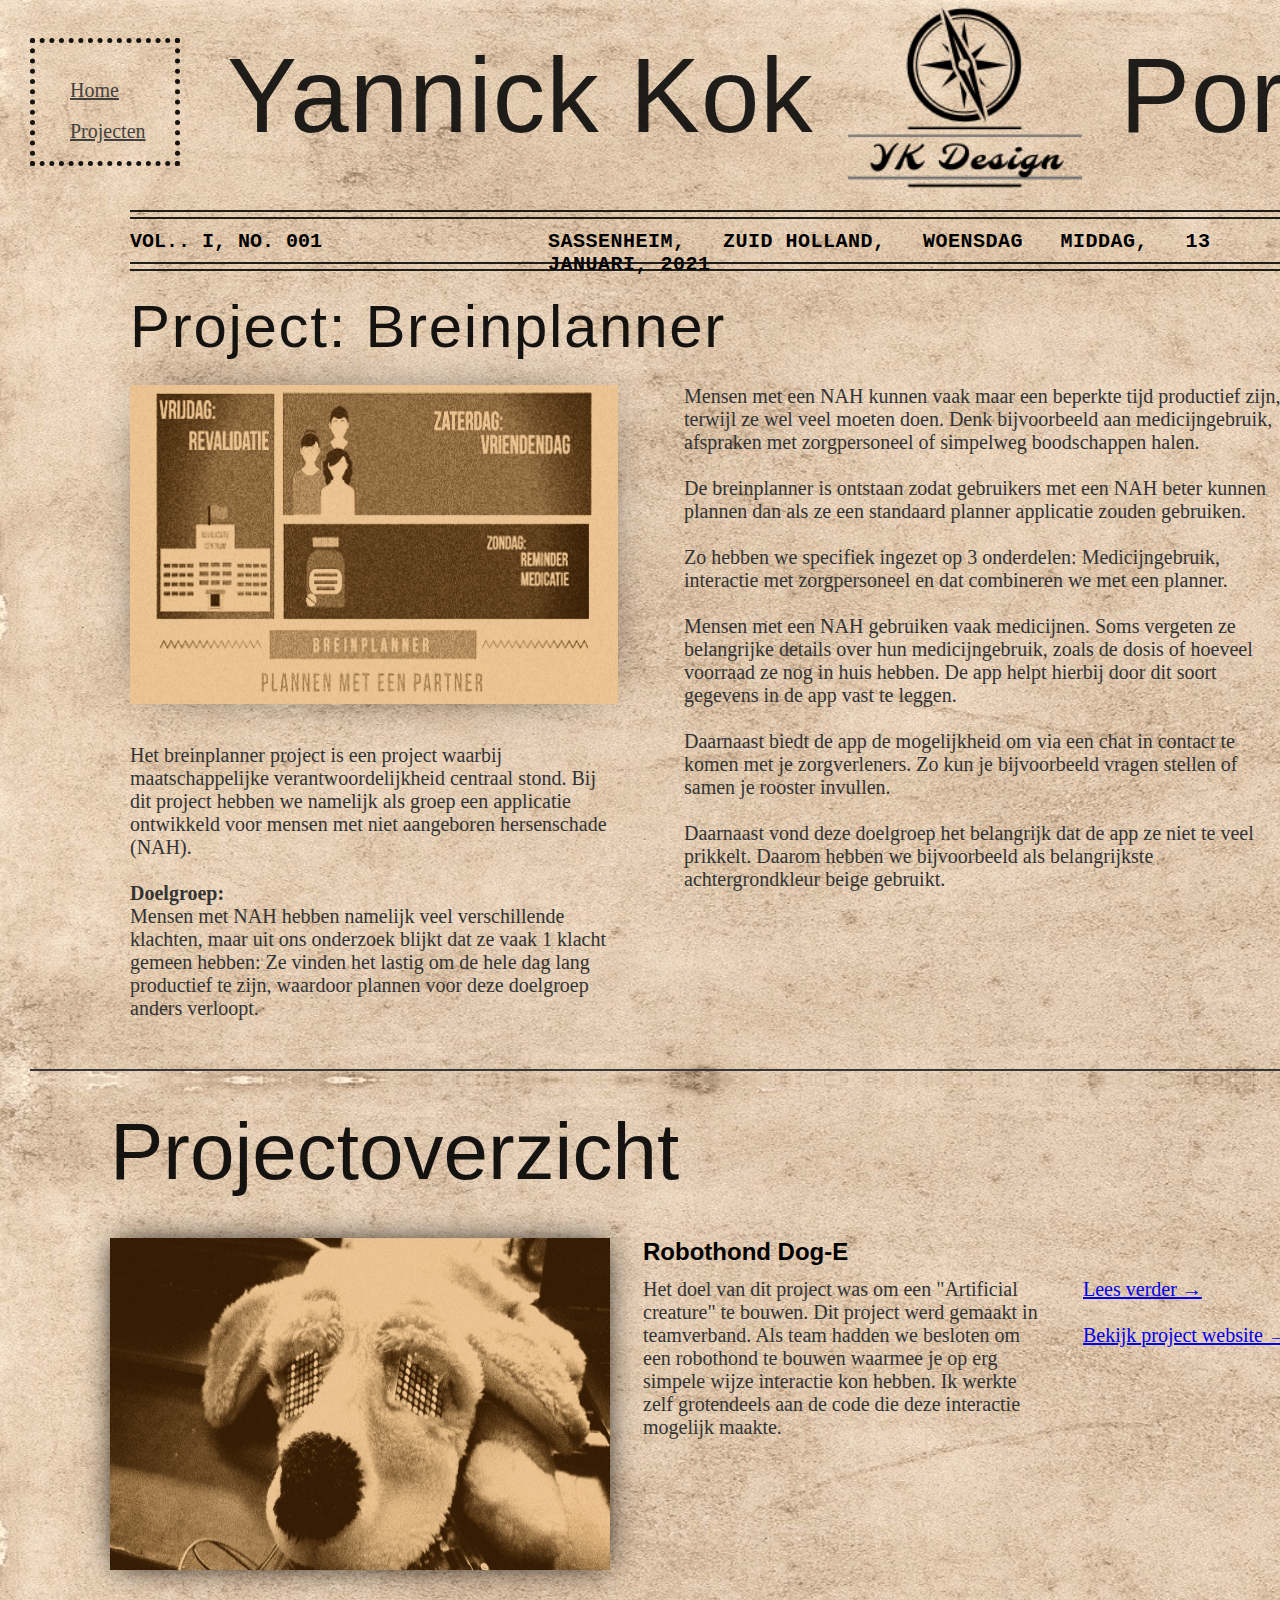
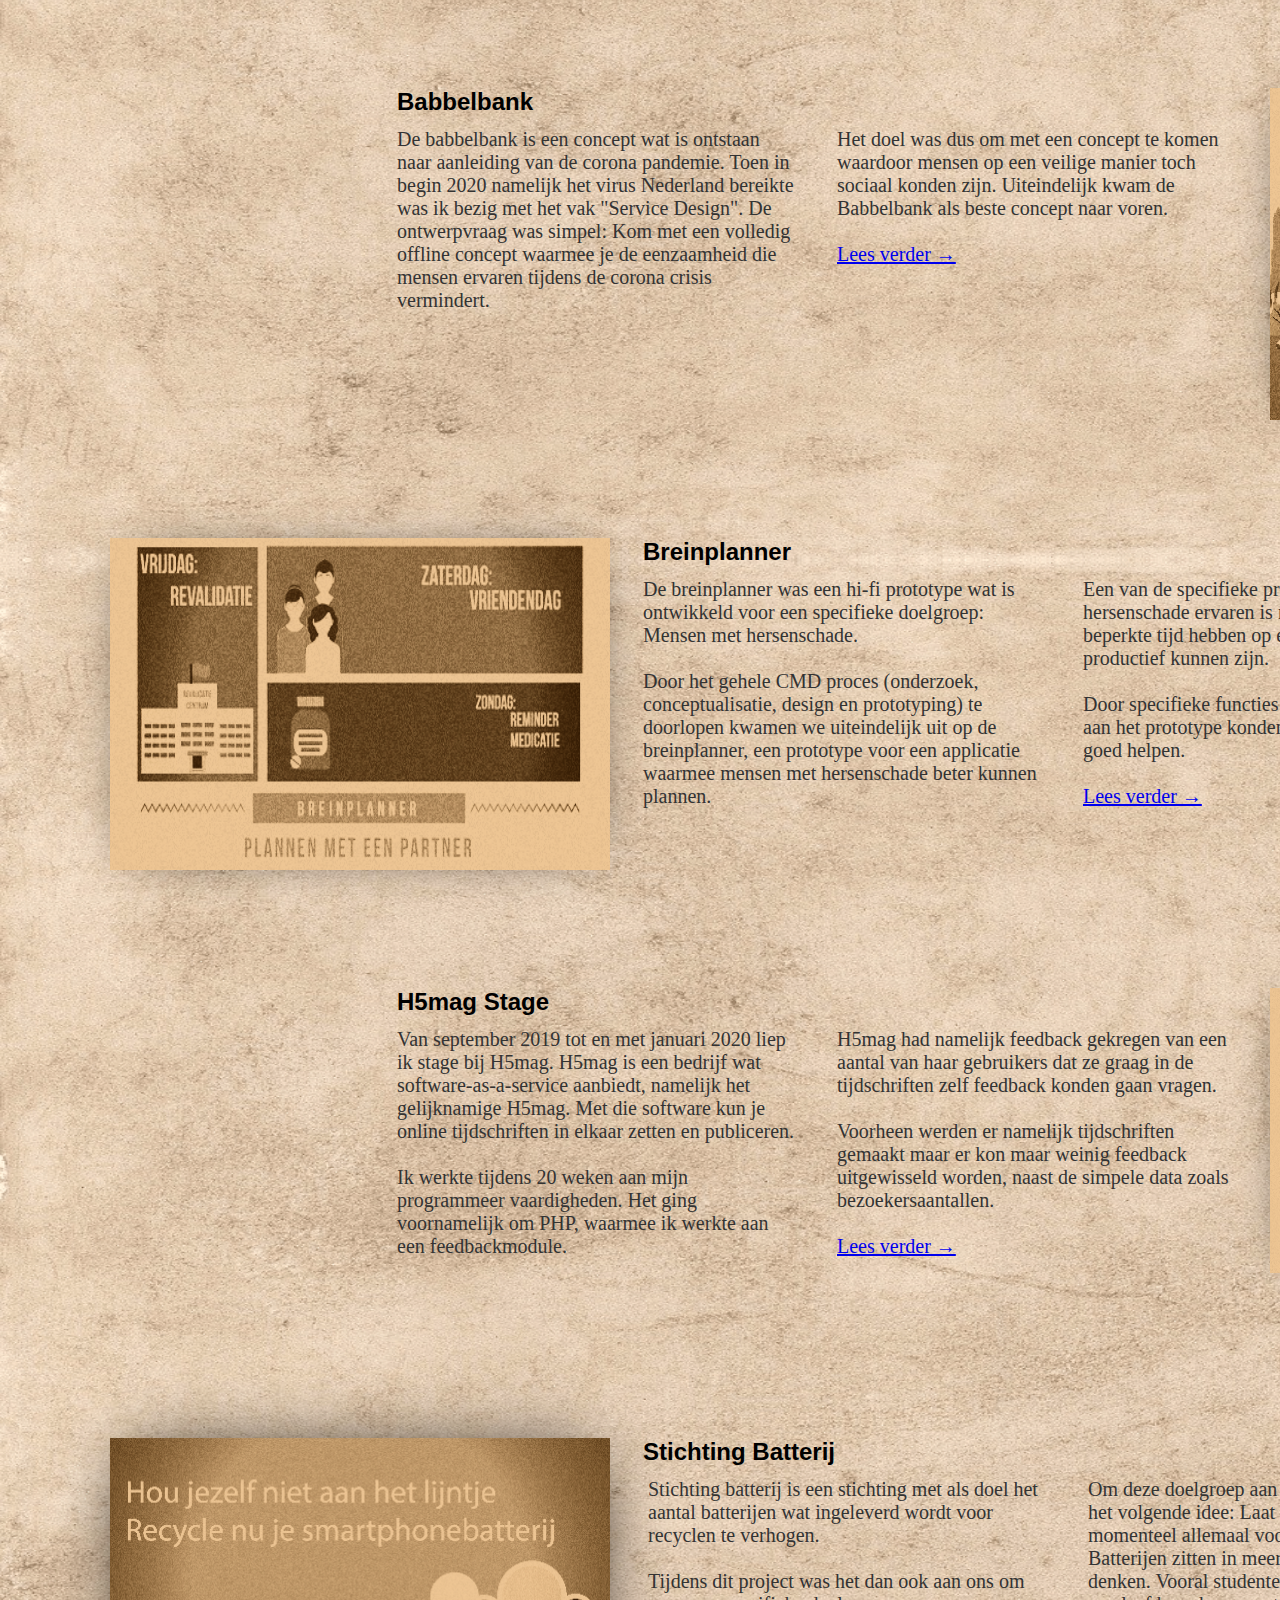
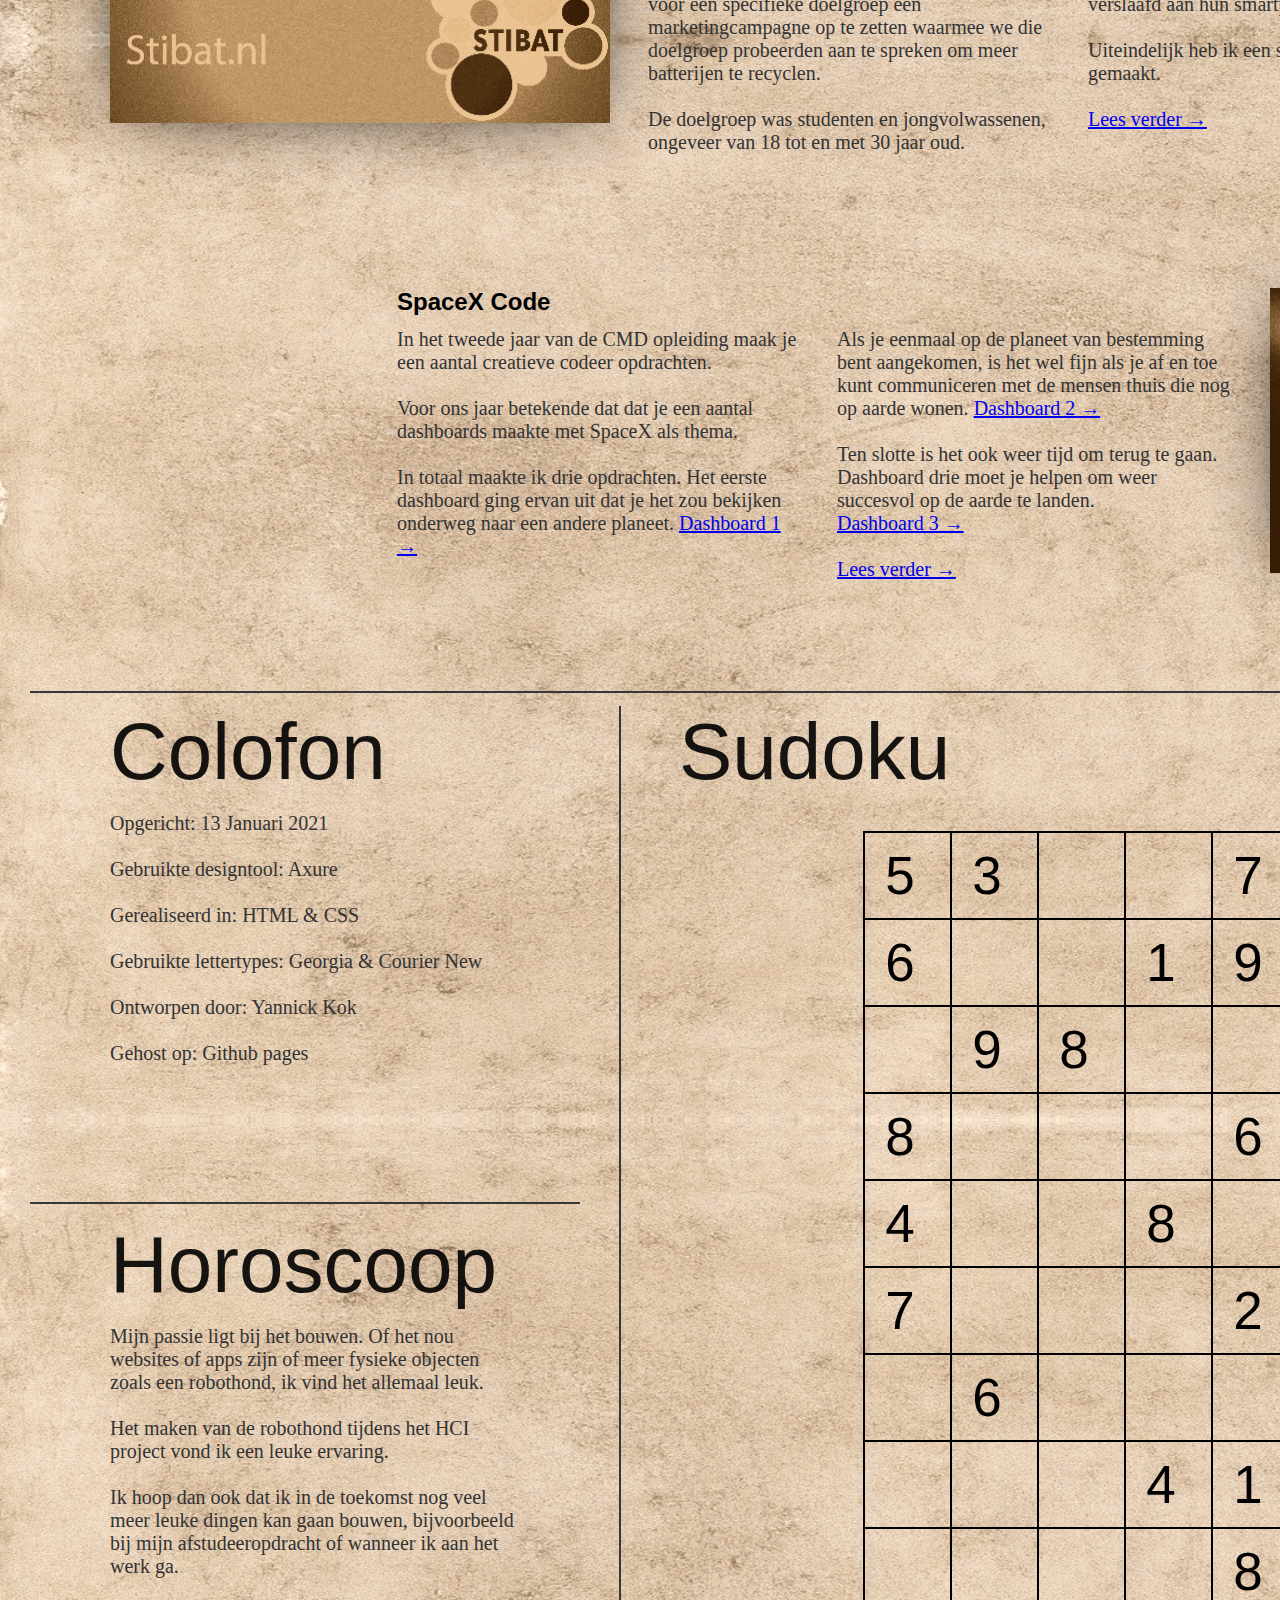
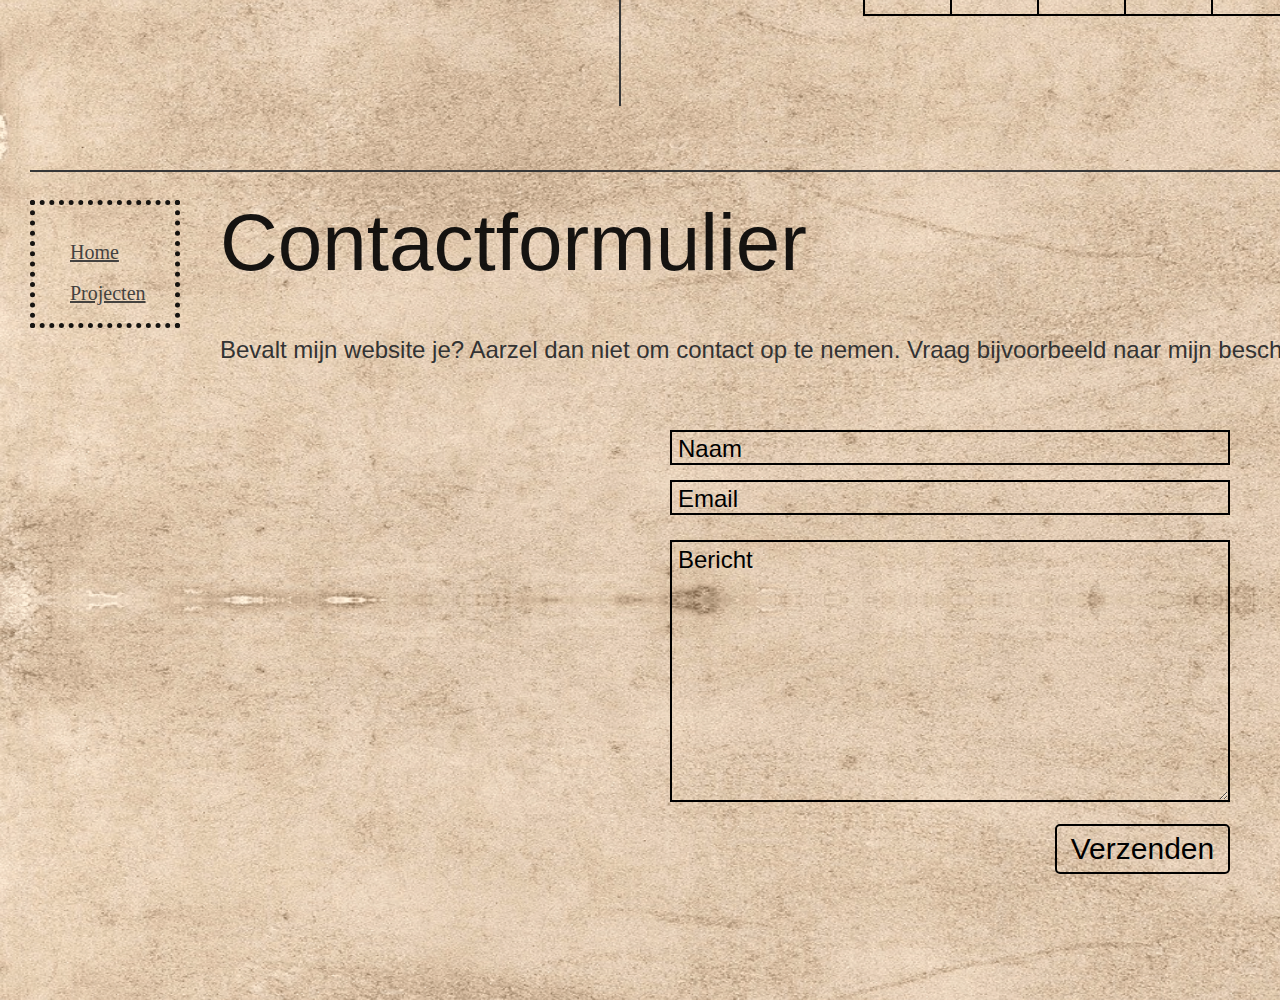
<file: breinplanner.html>
<!DOCTYPE html>
<html lang="nl">

    <head>

        <link type="text/css" href="style.css" rel="stylesheet" />	
    </head>

    <body>
        <div class="background1">
            <div id="d1" class="decoration1">
                <br><br> <a href="index.html" id="home">Home</a>
                <br><br> <a href="#projectoverzicht" id="projectlink">Projecten</a>
             </div>
             <h1 id="t1" class="inline">Yannick Kok</h1>
             <img id="img1" class="inline" src="pics/YK-design2.png">
             <h1 id="t2" class="inline">Portfolio</h1>
             <div id="d2" class="decoration1">
                 
                 <br><br> <a href="#colofon" id="overiglink">Overig</a>
                 <br><br> <a href="#contact" id="contactlink">Contact</a>
             </div>
            <div id="l1" class="line1"></div>
            <div id="l2" class="line1"></div>
            <div id="d3">VOL.. I, NO. 001

                </div>

            <div id="d4">SASSENHEIM,&nbsp;&nbsp;   ZUID HOLLAND,&nbsp;&nbsp;   WOENSDAG&nbsp;&nbsp;   MIDDAG,&nbsp;&nbsp;   13 JANUARI, 2021</div>
            <div class="dropdown">
                <div class="dropbtn">PAGINA 4</div>
                <div class="dropdown-content">
                  <a href="index.html">PAGINA 1</a>
                  <a href="dog-e.html">PAGINA 2</a>
                  <a href="babbelbank.html">PAGINA 3</a>
                  <a href="breinplanner.html">PAGINA 4</a>
                  <a href="h5mag.html">PAGINA 5</a>
                  <a href="stibat.html">PAGINA 6</a>
                  <a href="spacex.html">PAGINA 7</a>
                </div>
              </div>
            <div id="l3" class="line1"></div>
            <div id="l4" class="line1"></div>

            <h2 id="title1">Project: Breinplanner</h2>
            <img src="pics/breinplannerfilter.png" id="babbelbank-img1">
            <p id="babbelbank-text1">Het breinplanner project is een project waarbij maatschappelijke verantwoordelijkheid centraal stond. Bij dit project hebben we namelijk als groep een applicatie ontwikkeld voor mensen met niet aangeboren hersenschade (NAH).
                <br><br>

                <strong>Doelgroep:</strong><br>
                
                Mensen met NAH hebben namelijk veel verschillende klachten, maar uit ons onderzoek blijkt dat ze vaak 1 klacht gemeen hebben: Ze vinden het lastig om de hele dag lang productief te zijn, waardoor plannen voor deze doelgroep anders verloopt.</p>
            
            
            <p id="babbelbank-text2">Mensen met een NAH kunnen vaak maar een beperkte tijd productief zijn, terwijl ze wel veel moeten doen. Denk bijvoorbeeld aan medicijngebruik, afspraken met zorgpersoneel of simpelweg boodschappen halen.

                <br><br>


                De breinplanner is ontstaan zodat gebruikers met een NAH beter kunnen plannen dan als ze een standaard planner applicatie zouden gebruiken.
                <br><br>
                
                
                Zo hebben we specifiek ingezet op 3 onderdelen: Medicijngebruik, interactie met zorgpersoneel en dat combineren we met een planner.

                <br><br>
                
                
                Mensen met een NAH gebruiken vaak medicijnen. Soms vergeten ze belangrijke details over hun medicijngebruik, zoals de dosis of hoeveel voorraad ze nog in huis hebben. De app helpt hierbij door dit soort gegevens in de app vast te leggen.

                <br><br>
                
                
                Daarnaast biedt de app de mogelijkheid om via een chat in contact te komen met je zorgverleners. Zo kun je bijvoorbeeld vragen stellen of samen je rooster invullen.

                <br><br>
                
                
                Daarnaast vond deze doelgroep het belangrijk dat de app ze niet te veel prikkelt. Daarom hebben we bijvoorbeeld als belangrijkste achtergrondkleur beige gebruikt.

</p>
            
            
            <p id="babbelbank-text3"><strong>Categorie</strong><br>

                Onderzoeken, Conceptualiseren, Designen en Prototypen<br><br>
                
                
                
                <strong>Opdrachtgever</strong><br>
                
                Schoolopdracht met als doelgroep mensen met hersenschade

<br><br>
                
                
                
                <strong>Periode</strong><br>
                
                September 2018 - November 2018

<br><br>
                
                
                
                <strong>Groepsleden</strong><br>
                
                6<br><br>
                
                
                
                <strong>Tools</strong><br>
                
                Adobe illustrator

                <br><br>
                
                
                
                <strong>Vaardigheden</strong><br>
                
                Interviewen, deskresearch, brainstormen, concepten pitchen, co creatie uitvoeren, prototypes bouwen.

</p>


            <img src="pics/line.png" id="pageline1">
        </div>

        <div class="background2">
            <h3 id="projectoverzicht">Projectoverzicht</h3>
            <img src="pics/dog-e-project.png" id="dog-e-project">
            <h4 id="project-overzicht-1">Robothond Dog-E</h4>
            <p id="project-dog-e-text-1">Het doel van dit project was om een "Artificial creature" te bouwen.
                 Dit project werd gemaakt in teamverband. Als team hadden we besloten om een robothond te bouwen waarmee
                  je op erg simpele wijze interactie kon hebben. Ik werkte zelf grotendeels aan de code die deze interactie mogelijk maakte.

            </p>

            <p id="project-dog-e-text-2">
                 <a href="dog-e.html">Lees verder →</a> <br><br>

            <a href="https://yannickkok.github.io/HCI-Site/">Bekijk project website →</a> 


            </p>
            <h4 id="project-overzicht-2">Babbelbank</h4>
            <p id="project-babbelbank-text-1">De babbelbank is een concept wat is ontstaan naar aanleiding van de corona pandemie.
                 Toen in begin 2020 namelijk het virus Nederland bereikte was ik bezig met het vak "Service Design".
                  De ontwerpvraag was simpel: Kom met een volledig offline concept waarmee je de eenzaamheid die mensen ervaren  tijdens de corona crisis vermindert.

            </p>
            <p id="project-babbelbank-text-2">Het doel was dus om met een concept te komen waardoor mensen op een veilige manier toch sociaal konden zijn.
                 Uiteindelijk kwam de Babbelbank als beste concept naar voren. <br><br>



                 <a href="babbelbank.html">Lees verder →</a></p>
                <img src="pics/babbelbankfilter.png" id="project-babbelbank-img-1">
        </div>
        <div class="background3">
            <h4 id="project-overzicht-3">Breinplanner</h4>
            <img src="pics/breinplannerfilter.png" id="project-breinplanner-img-1">
            <p id="project-breinplanner-text-1">De breinplanner was een hi-fi prototype wat is ontwikkeld voor een specifieke doelgroep: Mensen met hersenschade.<br><br>

                Door het gehele CMD proces (onderzoek, conceptualisatie, design en prototyping) te doorlopen kwamen we uiteindelijk uit op de breinplanner, een prototype voor een applicatie waarmee mensen met hersenschade beter kunnen plannen.
                
                
                
                </p>
            <p id="project-breinplanner-text-2">Een van de specifieke problemen die mensen met hersenschade ervaren is namelijk dat ze maar beperkte tijd hebben op een dag waarin ze productief kunnen zijn.
<br><br>


                Door specifieke functies en visuele stijl te geven aan het prototype konden we deze doelgroep goed helpen.
                <br><br>
                
                
                 <a href="breinplanner.html">Lees verder →</a> </p>

                <h4 id="project-overzicht-4">H5mag Stage</h4>
                <img src="pics/h5magfilter2.png" id="project-h5mag-img-1">
                <p id="project-h5mag-text-1">Van september 2019 tot en met januari 2020 liep ik stage bij H5mag.
                     H5mag is een bedrijf wat software-as-a-service aanbiedt, namelijk het gelijknamige H5mag.
                      Met die software kun je online tijdschriften in elkaar zetten en publiceren.
                      <br><br>



                    Ik werkte tijdens 20 weken aan mijn programmeer vaardigheden. Het ging voornamelijk om PHP, waarmee ik werkte aan een feedbackmodule.</p>
                    <p id="project-h5mag-text-2">
                        H5mag had namelijk feedback gekregen van een aantal van haar gebruikers dat ze graag in de tijdschriften zelf feedback konden gaan vragen.
<br><br>


Voorheen werden er namelijk tijdschriften gemaakt maar er kon maar weinig feedback uitgewisseld worden, naast de simpele data zoals bezoekersaantallen.
<br><br>


<a href="h5mag.html">Lees verder →</a> 
                    </p>

                    <img src="pics/stibat3.png" id="project-stibat-img-1">
                    <h4 id="project-overzicht-5">Stichting Batterij</h4>
                    <p id="project-stibat-text-1">Stichting batterij is een stichting met als doel het aantal batterijen wat ingeleverd wordt voor recyclen te verhogen.
                        <br><br>


                        Tijdens dit project was het dan ook aan ons om voor een specifieke doelgroep een marketingcampagne op te zetten waarmee we die doelgroep probeerden aan te spreken om meer batterijen te recyclen.
                        <br><br>
                        
                        
                        De doelgroep was studenten en jongvolwassenen, ongeveer van 18 tot en met 30 jaar oud.</p>

                        <p id="project-stibat-text-2">
                            Om deze doelgroep aan te spreken kwam ik met het volgende idee: Laat zien waar batterijen momenteel allemaal voor gebruikt worden. Batterijen zitten in meer voorwerpen dan je zou denken. Vooral studenten zijn tegenwoordig bijna verslaafd aan hun smartphone of laptop.
                            <br><br>


Uiteindelijk heb ik een satirisch filmpje daarover gemaakt.

<br><br>

<a href="stibat.html">Lees verder →</a> 
                        </p>


        </div>

        <div class="background4">

            <h4 id="project-overzicht-6">SpaceX Code</h4>
            <img src="pics/spacex1.png" id="project-spacex-img-1">
            <p id="project-spacex-text-1">In het tweede jaar van de CMD opleiding maak je een aantal creatieve codeer opdrachten.
                <br><br>


                Voor ons jaar betekende dat dat je een aantal dashboards maakte met SpaceX als thema.
                <br><br>
                
                
                In totaal maakte ik drie opdrachten. Het eerste dashboard ging ervan uit dat je het zou bekijken onderweg naar een andere planeet.
                 <a href="https://yannickkok.github.io/IxDT2/">Dashboard 1  →</a></p> 

            <p id="project-spacex-text-2">

                Als je eenmaal op de planeet van bestemming bent aangekomen, is het wel fijn als je af en toe kunt communiceren met de mensen thuis die nog op aarde wonen.
                 <a href="https://yannickkok.github.io/Challenge-2/">Dashboard 2  →</a><br><br>



Ten slotte is het ook weer tijd om terug te gaan. Dashboard drie moet je helpen om weer succesvol op de aarde te landen.  <br><a href="https://yannickkok.github.io/Challenge-3/">Dashboard 3  →</a>
<br><br>


 <a href="spacex.html">Lees verder →</a> 
            </p>


        </div>

        <img src="pics/line.png" id="line2">
        <img src="pics/line.png" id="line3">
        <img src="pics/line.png" id="line4">
        <img src="pics/line.png" id="line5">

        <div class="background5">
            <h3 id="colofon">Colofon</h3>
            <p id="colofontext">Opgericht: 13 Januari 2021
                <br><br>


                Gebruikte designtool: Axure
                <br><br>

                
                
                Gerealiseerd in: HTML & CSS
                <br><br>

                
                
                Gebruikte lettertypes: Georgia & Courier New
                <br><br>

                
                
                Ontworpen door: Yannick Kok
                <br><br>

                
                
                Gehost op: Github pages</p>

                <h3 id="sudoku">Sudoku</h3>
                <div class="sudokucontainer">
                    <input type="number" class="sudokublock" value="5" min="1" max="9">
                    <input type="number" class="sudokublock" value="3" min="1" max="9">
                    <input type="number" class="sudokublock"  min="1" max="9" id="sudokublock13">
                    <input type="number" class="sudokublock" value="" min="1" max="9">
                    <input type="number" class="sudokublock" value="7" min="1" max="9">
                    <input type="number" class="sudokublock" value="" min="1" max="9">
                    <input type="number" class="sudokublock" value="" min="1" max="9">
                    <input type="number" class="sudokublock" value="" min="1" max="9">
                    <input type="number" class="sudokublock" value="" min="1" max="9">
                    <br>
                    <input type="number" class="sudokublock" value="6" min="1" max="9">
                    <input type="number" class="sudokublock" value="" min="1" max="9">
                    <input type="number" class="sudokublock" value="" min="1" max="9">
                    <input type="number" class="sudokublock" value="1" min="1" max="9">
                    <input type="number" class="sudokublock" value="9" min="1" max="9">
                    <input type="number" class="sudokublock" value="5" min="1" max="9">
                    <input type="number" class="sudokublock" value="" min="1" max="9">
                    <input type="number" class="sudokublock" value="" min="1" max="9">
                    <input type="number" class="sudokublock" value="" min="1" max="9">
                    <br>
                    <input type="number" class="sudokublock" value="" min="1" max="9">
                    <input type="number" class="sudokublock" value="9" min="1" max="9">
                    <input type="number" class="sudokublock" value="8" min="1" max="9">
                    <input type="number" class="sudokublock" value="" min="1" max="9">
                    <input type="number" class="sudokublock" value="" min="1" max="9">
                    <input type="number" class="sudokublock" value="" min="1" max="9">
                    <input type="number" class="sudokublock" value="" min="1" max="9">
                    <input type="number" class="sudokublock" value="6" min="1" max="9">
                    <input type="number" class="sudokublock" value="" min="1" max="9">
                    <br>
                    <input type="number" class="sudokublock" value="8" min="1" max="9">
                    <input type="number" class="sudokublock" value="" min="1" max="9">
                    <input type="number" class="sudokublock" value="" min="1" max="9">
                    <input type="number" class="sudokublock" value="" min="1" max="9">
                    <input type="number" class="sudokublock" value="6" min="1" max="9">
                    <input type="number" class="sudokublock" value="" min="1" max="9">
                    <input type="number" class="sudokublock" value="" min="1" max="9">
                    <input type="number" class="sudokublock" value="" min="1" max="9">
                    <input type="number" class="sudokublock" value="3" min="1" max="9">
                    <br>
                    <input type="number" class="sudokublock" value="4" min="1" max="9">
                    <input type="number" class="sudokublock" value="" min="1" max="9">
                    <input type="number" class="sudokublock" value="" min="1" max="9">
                    <input type="number" class="sudokublock" value="8" min="1" max="9">
                    <input type="number" class="sudokublock" value="" min="1" max="9">
                    <input type="number" class="sudokublock" value="3" min="1" max="9">
                    <input type="number" class="sudokublock" value="" min="1" max="9">
                    <input type="number" class="sudokublock" value="" min="1" max="9">
                    <input type="number" class="sudokublock" value="1" min="1" max="9">
                    <br>
                    <input type="number" class="sudokublock" value="7" min="1" max="9">
                    <input type="number" class="sudokublock" value="" min="1" max="9">
                    <input type="number" class="sudokublock" value="" min="1" max="9">
                    <input type="number" class="sudokublock" value="" min="1" max="9">
                    <input type="number" class="sudokublock" value="2" min="1" max="9">
                    <input type="number" class="sudokublock" value="" min="1" max="9">
                    <input type="number" class="sudokublock" value="" min="1" max="9">
                    <input type="number" class="sudokublock" value="" min="1" max="9">
                    <input type="number" class="sudokublock" value="6" min="1" max="9">
                    <br>
                    <input type="number" class="sudokublock" value="" min="1" max="9">
                    <input type="number" class="sudokublock" value="6" min="1" max="9">
                    <input type="number" class="sudokublock" value="" min="1" max="9">
                    <input type="number" class="sudokublock" value="" min="1" max="9">
                    <input type="number" class="sudokublock" value="" min="1" max="9">
                    <input type="number" class="sudokublock" value="" min="1" max="9">
                    <input type="number" class="sudokublock" value="2" min="1" max="9">
                    <input type="number" class="sudokublock" value="8" min="1" max="9">
                    <input type="number" class="sudokublock" value="" min="1" max="9">
                    <br>
                    <input type="number" class="sudokublock" value="" min="1" max="9">
                    <input type="number" class="sudokublock" value="" min="1" max="9">
                    <input type="number" class="sudokublock" value="" min="1" max="9">
                    <input type="number" class="sudokublock" value="4" min="1" max="9">
                    <input type="number" class="sudokublock" value="1" min="1" max="9">
                    <input type="number" class="sudokublock" value="9" min="1" max="9">
                    <input type="number" class="sudokublock" value="" min="1" max="9">
                    <input type="number" class="sudokublock" value="" min="1" max="9">
                    <input type="number" class="sudokublock" value="5" min="1" max="9">
                    <br>
                    <input type="number" class="sudokublock" value="" min="1" max="9">
                    <input type="number" class="sudokublock" value="" min="1" max="9">
                    <input type="number" class="sudokublock" value="" min="1" max="9">
                    <input type="number" class="sudokublock" value="" min="1" max="9">
                    <input type="number" class="sudokublock" value="8" min="1" max="9">
                    <input type="number" class="sudokublock" value="" min="1" max="9">
                    <input type="number" class="sudokublock" value="" min="1" max="9">
                    <input type="number" class="sudokublock" value="7" min="1" max="9">
                    <input type="number" class="sudokublock" value="9" min="1" max="9">

                </div>

                <h3 id="horoscoop">Horoscoop</h3>
                <p id="horoscooptext">
                    Mijn passie ligt bij het bouwen. Of het nou websites of apps zijn of meer fysieke objecten zoals een robothond, ik vind het allemaal leuk.
                    <br><br>


Het maken van de robothond tijdens het HCI project vond ik een leuke ervaring.

<br><br>

Ik hoop dan ook dat ik in de toekomst nog veel meer leuke dingen kan gaan bouwen, bijvoorbeeld bij mijn afstudeeropdracht of wanneer ik aan het werk ga.
                </p>

                <h3 id="contact">Contactformulier</h3>
                <p id="contacttext">
                    Bevalt mijn website je? Aarzel dan niet om contact op te nemen. Vraag bijvoorbeeld naar mijn beschikbaarheid of CV.


                </p>

                <input id="contactinput1" type="text" value="Naam">
                <input id="contactinput2" type="text" value="Email">
                <textarea id="contactinput3" >Bericht</textarea>
                <button id="contactsubmit">Verzenden</button>

                <div id="d5" class="decoration1">
                    <br><br> <a href="#img1" id="home">Home</a>
                    <br><br> <a href="#projectoverzicht" id="projectlink">Projecten</a>
                 </div>

                 <div id="d6" class="decoration1">
                
                    <br><br> <a href="#colofon" id="overiglink">Overig</a>
                    <br><br> <a href="#contact" id="contactlink">Contact</a>
                </div>

        </div>
        <div class="background6">

        </div>
    </body>



</html>
</file>
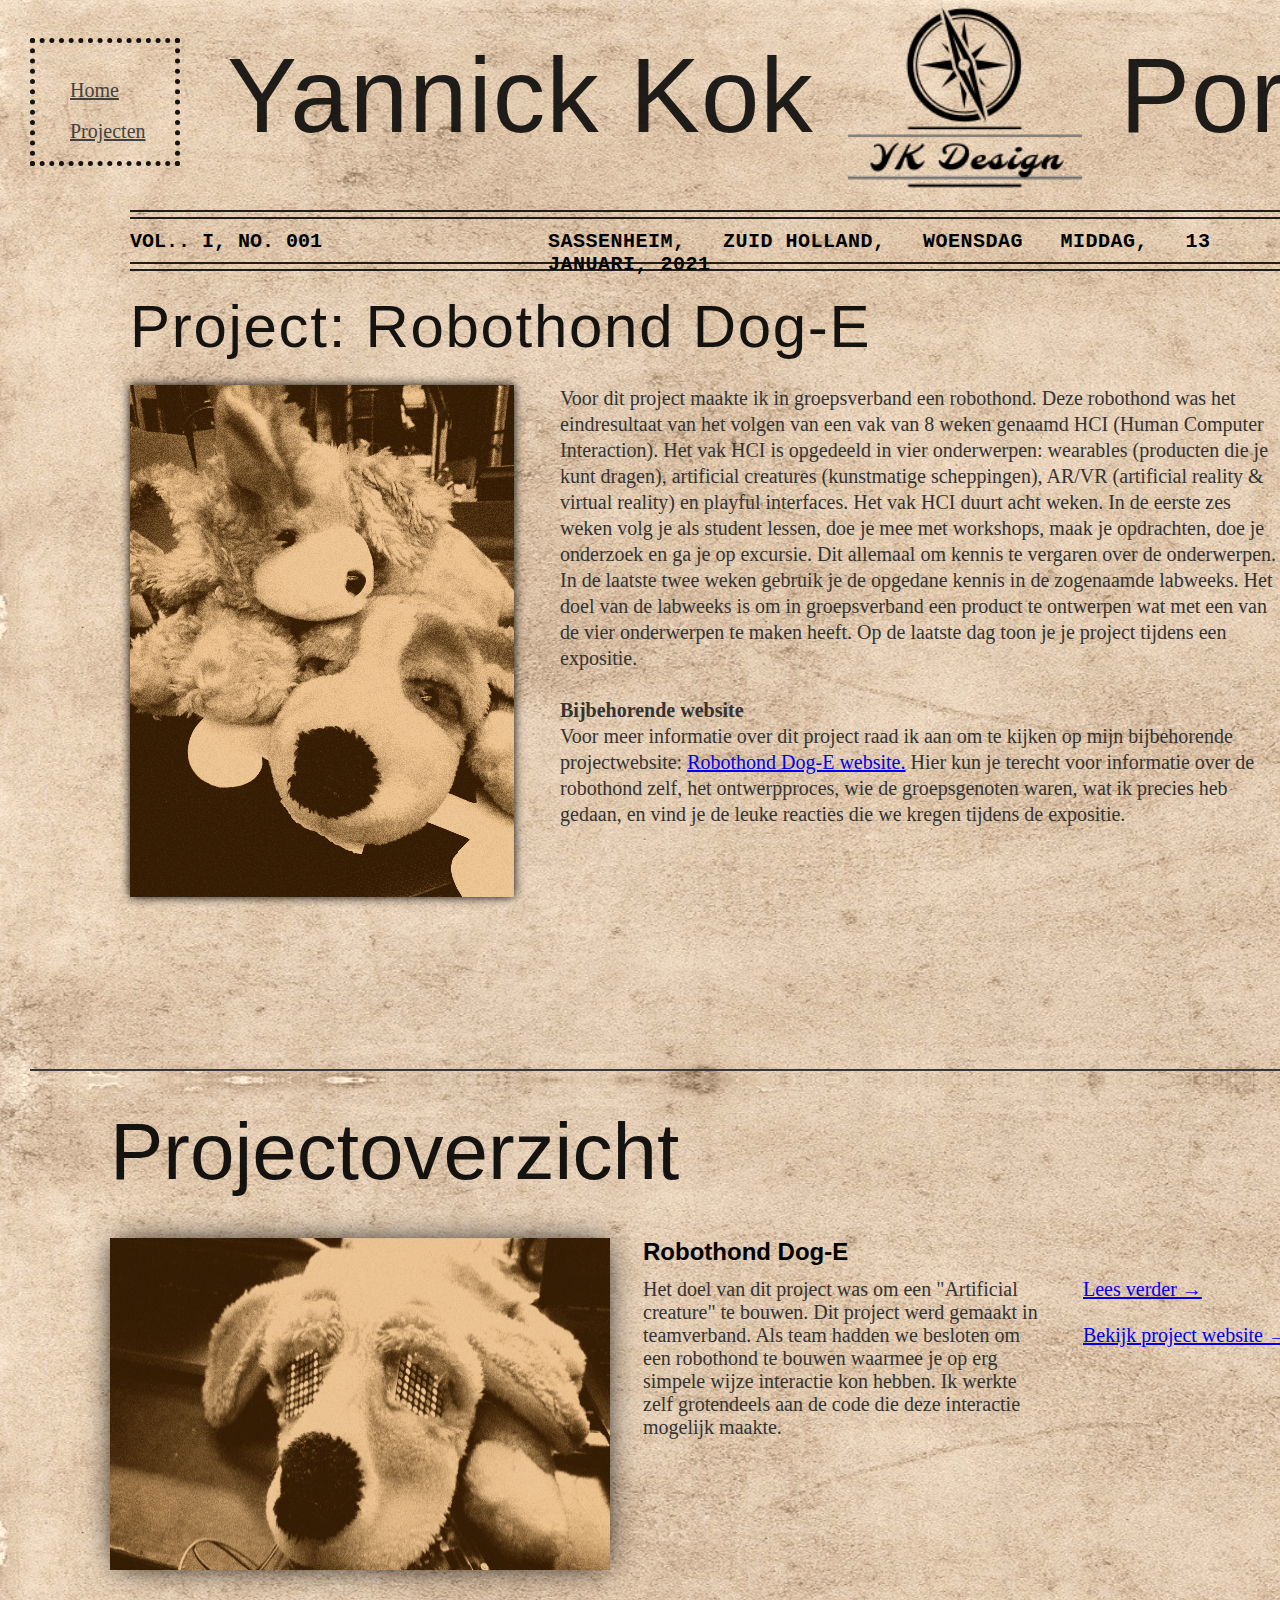
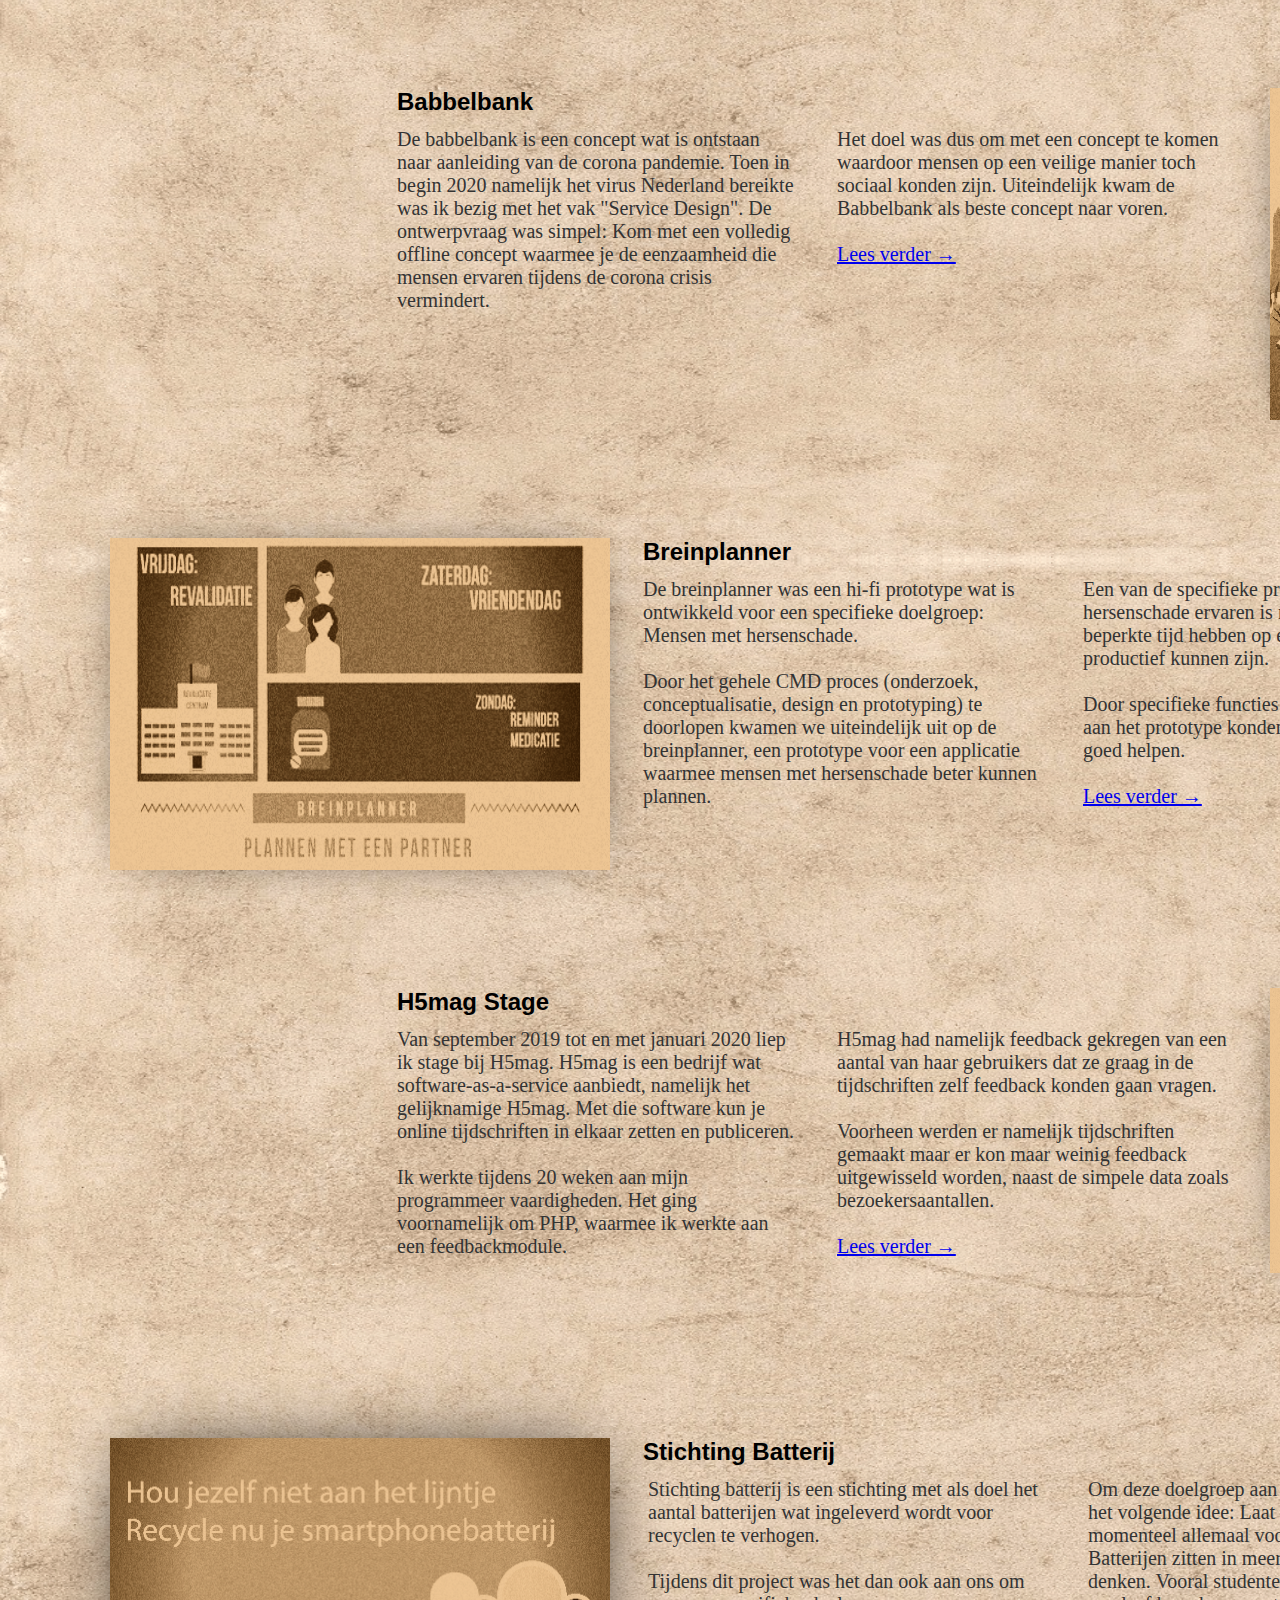
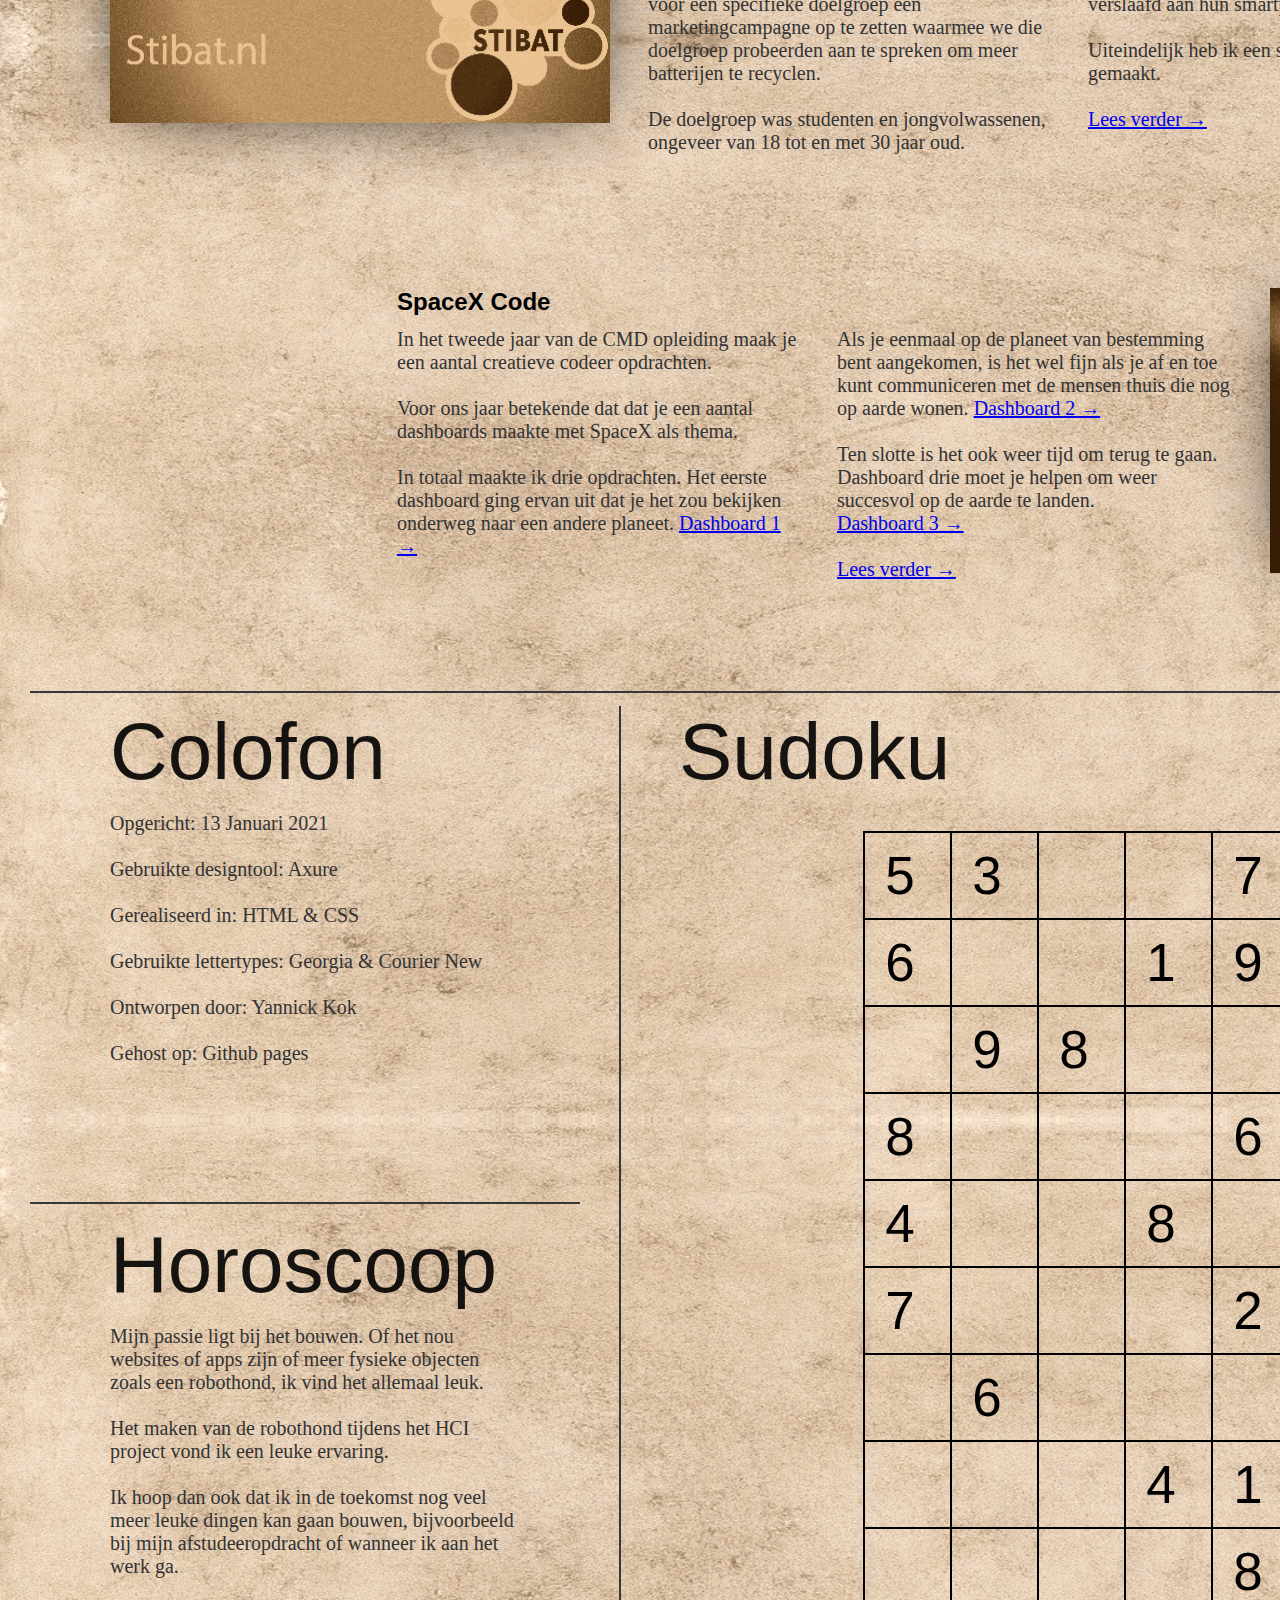
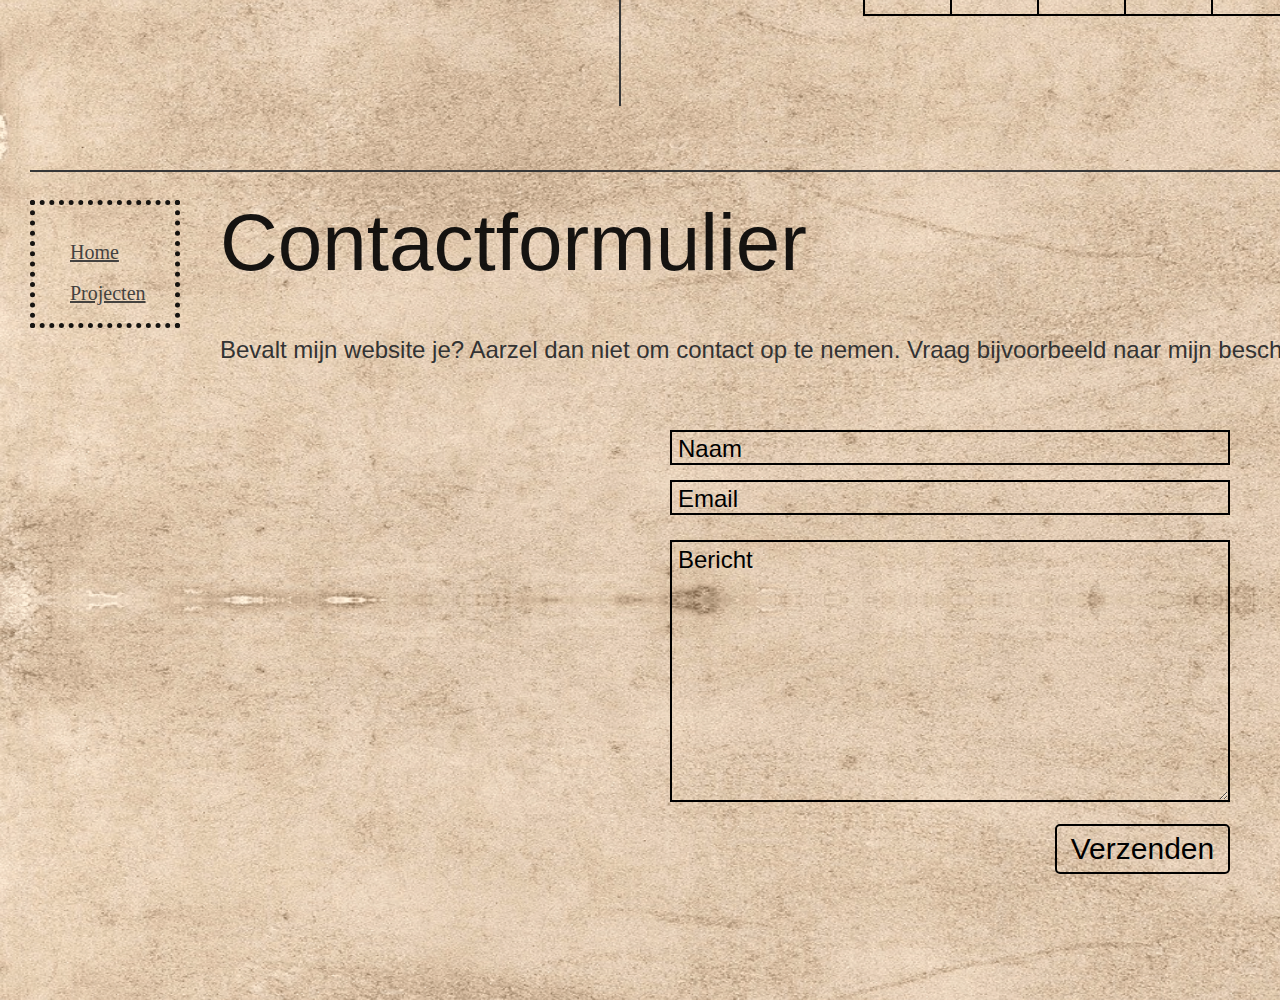
<file: dog-e.html>
<!DOCTYPE html>
<html lang="nl">

    <head>

        <link type="text/css" href="style.css" rel="stylesheet" />	
    </head>

    <body>
        <div class="background1">
            <div id="d1" class="decoration1">
                <br><br> <a href="index.html" id="home">Home</a>
                <br><br> <a href="#projectoverzicht" id="projectlink">Projecten</a>
             </div>
             <h1 id="t1" class="inline">Yannick Kok</h1>
             <img id="img1" class="inline" src="pics/YK-design2.png">
             <h1 id="t2" class="inline">Portfolio</h1>
             <div id="d2" class="decoration1">
                 
                 <br><br> <a href="#colofon" id="overiglink">Overig</a>
                 <br><br> <a href="#contact" id="contactlink">Contact</a>
             </div>
            <div id="l1" class="line1"></div>
            <div id="l2" class="line1"></div>
            <div id="d3">VOL.. I, NO. 001

                </div>

            <div id="d4">SASSENHEIM,&nbsp;&nbsp;   ZUID HOLLAND,&nbsp;&nbsp;   WOENSDAG&nbsp;&nbsp;   MIDDAG,&nbsp;&nbsp;   13 JANUARI, 2021</div>
            <div class="dropdown">
                <div class="dropbtn">PAGINA 2</div>
                <div class="dropdown-content">
                  <a href="index.html">PAGINA 1</a>
                  <a href="dog-e.html">PAGINA 2</a>
                  <a href="babbelbank.html">PAGINA 3</a>
                  <a href="breinplanner.html">PAGINA 4</a>
                  <a href="h5mag.html">PAGINA 5</a>
                  <a href="stibat.html">PAGINA 6</a>
                  <a href="spacex.html">PAGINA 7</a>
                </div>
              </div>
            <div id="l3" class="line1"></div>
            <div id="l4" class="line1"></div>

            <h2 id="title1">Project: Robothond Dog-E</h2>
            <img src="pics/dog-e-filter.png" id="dog-e-img1">
            <p id="dog-e-text1">Voor dit project maakte ik in groepsverband een robothond. Deze robothond was het eindresultaat van het volgen van een vak van 8 weken genaamd HCI (Human Computer Interaction). Het vak HCI is opgedeeld in vier onderwerpen: wearables (producten die je kunt dragen), artificial creatures (kunstmatige scheppingen), AR/VR (artificial reality & virtual reality) en playful interfaces. Het vak HCI duurt acht weken. In de eerste zes weken volg je als student lessen, doe je mee met workshops, maak je opdrachten, doe je onderzoek en ga je op excursie. Dit allemaal om kennis te vergaren over de onderwerpen. In de laatste twee weken gebruik je de opgedane kennis in de zogenaamde labweeks. Het doel van de labweeks is om in groepsverband een product te ontwerpen wat met een van de vier onderwerpen te maken heeft. Op de laatste dag toon je je project tijdens een expositie.


                <br><br>
                <strong>Bijbehorende website</strong><br>
                
                Voor meer informatie over dit project raad ik aan om te kijken op mijn bijbehorende projectwebsite: <a href="https://yannickkok.github.io/HCI-Site/">Robothond Dog-E website.</a> Hier kun je terecht voor informatie over de robothond zelf, het ontwerpproces, wie de groepsgenoten waren, wat ik precies heb gedaan, en vind je de leuke reacties die we kregen tijdens de expositie.</p>




            <p id="dog-e-text2"><strong>Categorie</strong><br>

               Coderen<br><br>
                
                
                
               <strong>Opdrachtgever</strong><br>
                
                Schoolopdracht met Human Computer Interaction thema<br><br>
                
                
                
                <strong>Periode</strong><br>
                
                April 2019 - Juni 2019<br><br>
                
                
                
                <strong>Groepsleden</strong><br>
                
                5<br><br>
                
                
                
                <strong>Tools</strong><br>
                
                Arduino + IDE<br><br>
                
                
                
                <strong>Vaardigheden</strong><br>
                
                Programmeren, lekker iets bouwen</p>

            <img src="pics/line.png" id="pageline1">
        </div>

        <div class="background2">
            <h3 id="projectoverzicht">Projectoverzicht</h3>
            <img src="pics/dog-e-project.png" id="dog-e-project">
            <h4 id="project-overzicht-1">Robothond Dog-E</h4>
            <p id="project-dog-e-text-1">Het doel van dit project was om een "Artificial creature" te bouwen.
                 Dit project werd gemaakt in teamverband. Als team hadden we besloten om een robothond te bouwen waarmee
                  je op erg simpele wijze interactie kon hebben. Ik werkte zelf grotendeels aan de code die deze interactie mogelijk maakte.

            </p>

            <p id="project-dog-e-text-2">
                 <a href="dog-e.html">Lees verder →</a> <br><br>

            <a href="https://yannickkok.github.io/HCI-Site/">Bekijk project website →</a> 


            </p>
            <h4 id="project-overzicht-2">Babbelbank</h4>
            <p id="project-babbelbank-text-1">De babbelbank is een concept wat is ontstaan naar aanleiding van de corona pandemie.
                 Toen in begin 2020 namelijk het virus Nederland bereikte was ik bezig met het vak "Service Design".
                  De ontwerpvraag was simpel: Kom met een volledig offline concept waarmee je de eenzaamheid die mensen ervaren  tijdens de corona crisis vermindert.

            </p>
            <p id="project-babbelbank-text-2">Het doel was dus om met een concept te komen waardoor mensen op een veilige manier toch sociaal konden zijn.
                 Uiteindelijk kwam de Babbelbank als beste concept naar voren. <br><br>



                 <a href="babbelbank.html">Lees verder →</a></p>
                <img src="pics/babbelbankfilter.png" id="project-babbelbank-img-1">
        </div>
        <div class="background3">
            <h4 id="project-overzicht-3">Breinplanner</h4>
            <img src="pics/breinplannerfilter.png" id="project-breinplanner-img-1">
            <p id="project-breinplanner-text-1">De breinplanner was een hi-fi prototype wat is ontwikkeld voor een specifieke doelgroep: Mensen met hersenschade.<br><br>

                Door het gehele CMD proces (onderzoek, conceptualisatie, design en prototyping) te doorlopen kwamen we uiteindelijk uit op de breinplanner, een prototype voor een applicatie waarmee mensen met hersenschade beter kunnen plannen.
                
                
                
                </p>
            <p id="project-breinplanner-text-2">Een van de specifieke problemen die mensen met hersenschade ervaren is namelijk dat ze maar beperkte tijd hebben op een dag waarin ze productief kunnen zijn.
<br><br>


                Door specifieke functies en visuele stijl te geven aan het prototype konden we deze doelgroep goed helpen.
                <br><br>
                
                
                 <a href="breinplanner.html">Lees verder →</a> </p>

                <h4 id="project-overzicht-4">H5mag Stage</h4>
                <img src="pics/h5magfilter2.png" id="project-h5mag-img-1">
                <p id="project-h5mag-text-1">Van september 2019 tot en met januari 2020 liep ik stage bij H5mag.
                     H5mag is een bedrijf wat software-as-a-service aanbiedt, namelijk het gelijknamige H5mag.
                      Met die software kun je online tijdschriften in elkaar zetten en publiceren.
                      <br><br>



                    Ik werkte tijdens 20 weken aan mijn programmeer vaardigheden. Het ging voornamelijk om PHP, waarmee ik werkte aan een feedbackmodule.</p>
                    <p id="project-h5mag-text-2">
                        H5mag had namelijk feedback gekregen van een aantal van haar gebruikers dat ze graag in de tijdschriften zelf feedback konden gaan vragen.
<br><br>


Voorheen werden er namelijk tijdschriften gemaakt maar er kon maar weinig feedback uitgewisseld worden, naast de simpele data zoals bezoekersaantallen.
<br><br>


<a href="h5mag.html">Lees verder →</a> 
                    </p>

                    <img src="pics/stibat3.png" id="project-stibat-img-1">
                    <h4 id="project-overzicht-5">Stichting Batterij</h4>
                    <p id="project-stibat-text-1">Stichting batterij is een stichting met als doel het aantal batterijen wat ingeleverd wordt voor recyclen te verhogen.
                        <br><br>


                        Tijdens dit project was het dan ook aan ons om voor een specifieke doelgroep een marketingcampagne op te zetten waarmee we die doelgroep probeerden aan te spreken om meer batterijen te recyclen.
                        <br><br>
                        
                        
                        De doelgroep was studenten en jongvolwassenen, ongeveer van 18 tot en met 30 jaar oud.</p>

                        <p id="project-stibat-text-2">
                            Om deze doelgroep aan te spreken kwam ik met het volgende idee: Laat zien waar batterijen momenteel allemaal voor gebruikt worden. Batterijen zitten in meer voorwerpen dan je zou denken. Vooral studenten zijn tegenwoordig bijna verslaafd aan hun smartphone of laptop.
                            <br><br>


Uiteindelijk heb ik een satirisch filmpje daarover gemaakt.

<br><br>

<a href="stibat.html">Lees verder →</a> 
                        </p>


        </div>

        <div class="background4">

            <h4 id="project-overzicht-6">SpaceX Code</h4>
            <img src="pics/spacex1.png" id="project-spacex-img-1">
            <p id="project-spacex-text-1">In het tweede jaar van de CMD opleiding maak je een aantal creatieve codeer opdrachten.
                <br><br>


                Voor ons jaar betekende dat dat je een aantal dashboards maakte met SpaceX als thema.
                <br><br>
                
                
                In totaal maakte ik drie opdrachten. Het eerste dashboard ging ervan uit dat je het zou bekijken onderweg naar een andere planeet.
                 <a href="https://yannickkok.github.io/IxDT2/">Dashboard 1  →</a></p> 

            <p id="project-spacex-text-2">

                Als je eenmaal op de planeet van bestemming bent aangekomen, is het wel fijn als je af en toe kunt communiceren met de mensen thuis die nog op aarde wonen.
                 <a href="https://yannickkok.github.io/Challenge-2/">Dashboard 2  →</a><br><br>



Ten slotte is het ook weer tijd om terug te gaan. Dashboard drie moet je helpen om weer succesvol op de aarde te landen.  <br><a href="https://yannickkok.github.io/Challenge-3/">Dashboard 3  →</a>
<br><br>


 <a href="spacex.html">Lees verder →</a> 
            </p>


        </div>

        <img src="pics/line.png" id="line2">
        <img src="pics/line.png" id="line3">
        <img src="pics/line.png" id="line4">
        <img src="pics/line.png" id="line5">

        <div class="background5">
            <h3 id="colofon">Colofon</h3>
            <p id="colofontext">Opgericht: 13 Januari 2021
                <br><br>


                Gebruikte designtool: Axure
                <br><br>

                
                
                Gerealiseerd in: HTML & CSS
                <br><br>

                
                
                Gebruikte lettertypes: Georgia & Courier New
                <br><br>

                
                
                Ontworpen door: Yannick Kok
                <br><br>

                
                
                Gehost op: Github pages</p>

                <h3 id="sudoku">Sudoku</h3>
                <div class="sudokucontainer">
                    <input type="number" class="sudokublock" value="5" min="1" max="9">
                    <input type="number" class="sudokublock" value="3" min="1" max="9">
                    <input type="number" class="sudokublock"  min="1" max="9" id="sudokublock13">
                    <input type="number" class="sudokublock" value="" min="1" max="9">
                    <input type="number" class="sudokublock" value="7" min="1" max="9">
                    <input type="number" class="sudokublock" value="" min="1" max="9">
                    <input type="number" class="sudokublock" value="" min="1" max="9">
                    <input type="number" class="sudokublock" value="" min="1" max="9">
                    <input type="number" class="sudokublock" value="" min="1" max="9">
                    <br>
                    <input type="number" class="sudokublock" value="6" min="1" max="9">
                    <input type="number" class="sudokublock" value="" min="1" max="9">
                    <input type="number" class="sudokublock" value="" min="1" max="9">
                    <input type="number" class="sudokublock" value="1" min="1" max="9">
                    <input type="number" class="sudokublock" value="9" min="1" max="9">
                    <input type="number" class="sudokublock" value="5" min="1" max="9">
                    <input type="number" class="sudokublock" value="" min="1" max="9">
                    <input type="number" class="sudokublock" value="" min="1" max="9">
                    <input type="number" class="sudokublock" value="" min="1" max="9">
                    <br>
                    <input type="number" class="sudokublock" value="" min="1" max="9">
                    <input type="number" class="sudokublock" value="9" min="1" max="9">
                    <input type="number" class="sudokublock" value="8" min="1" max="9">
                    <input type="number" class="sudokublock" value="" min="1" max="9">
                    <input type="number" class="sudokublock" value="" min="1" max="9">
                    <input type="number" class="sudokublock" value="" min="1" max="9">
                    <input type="number" class="sudokublock" value="" min="1" max="9">
                    <input type="number" class="sudokublock" value="6" min="1" max="9">
                    <input type="number" class="sudokublock" value="" min="1" max="9">
                    <br>
                    <input type="number" class="sudokublock" value="8" min="1" max="9">
                    <input type="number" class="sudokublock" value="" min="1" max="9">
                    <input type="number" class="sudokublock" value="" min="1" max="9">
                    <input type="number" class="sudokublock" value="" min="1" max="9">
                    <input type="number" class="sudokublock" value="6" min="1" max="9">
                    <input type="number" class="sudokublock" value="" min="1" max="9">
                    <input type="number" class="sudokublock" value="" min="1" max="9">
                    <input type="number" class="sudokublock" value="" min="1" max="9">
                    <input type="number" class="sudokublock" value="3" min="1" max="9">
                    <br>
                    <input type="number" class="sudokublock" value="4" min="1" max="9">
                    <input type="number" class="sudokublock" value="" min="1" max="9">
                    <input type="number" class="sudokublock" value="" min="1" max="9">
                    <input type="number" class="sudokublock" value="8" min="1" max="9">
                    <input type="number" class="sudokublock" value="" min="1" max="9">
                    <input type="number" class="sudokublock" value="3" min="1" max="9">
                    <input type="number" class="sudokublock" value="" min="1" max="9">
                    <input type="number" class="sudokublock" value="" min="1" max="9">
                    <input type="number" class="sudokublock" value="1" min="1" max="9">
                    <br>
                    <input type="number" class="sudokublock" value="7" min="1" max="9">
                    <input type="number" class="sudokublock" value="" min="1" max="9">
                    <input type="number" class="sudokublock" value="" min="1" max="9">
                    <input type="number" class="sudokublock" value="" min="1" max="9">
                    <input type="number" class="sudokublock" value="2" min="1" max="9">
                    <input type="number" class="sudokublock" value="" min="1" max="9">
                    <input type="number" class="sudokublock" value="" min="1" max="9">
                    <input type="number" class="sudokublock" value="" min="1" max="9">
                    <input type="number" class="sudokublock" value="6" min="1" max="9">
                    <br>
                    <input type="number" class="sudokublock" value="" min="1" max="9">
                    <input type="number" class="sudokublock" value="6" min="1" max="9">
                    <input type="number" class="sudokublock" value="" min="1" max="9">
                    <input type="number" class="sudokublock" value="" min="1" max="9">
                    <input type="number" class="sudokublock" value="" min="1" max="9">
                    <input type="number" class="sudokublock" value="" min="1" max="9">
                    <input type="number" class="sudokublock" value="2" min="1" max="9">
                    <input type="number" class="sudokublock" value="8" min="1" max="9">
                    <input type="number" class="sudokublock" value="" min="1" max="9">
                    <br>
                    <input type="number" class="sudokublock" value="" min="1" max="9">
                    <input type="number" class="sudokublock" value="" min="1" max="9">
                    <input type="number" class="sudokublock" value="" min="1" max="9">
                    <input type="number" class="sudokublock" value="4" min="1" max="9">
                    <input type="number" class="sudokublock" value="1" min="1" max="9">
                    <input type="number" class="sudokublock" value="9" min="1" max="9">
                    <input type="number" class="sudokublock" value="" min="1" max="9">
                    <input type="number" class="sudokublock" value="" min="1" max="9">
                    <input type="number" class="sudokublock" value="5" min="1" max="9">
                    <br>
                    <input type="number" class="sudokublock" value="" min="1" max="9">
                    <input type="number" class="sudokublock" value="" min="1" max="9">
                    <input type="number" class="sudokublock" value="" min="1" max="9">
                    <input type="number" class="sudokublock" value="" min="1" max="9">
                    <input type="number" class="sudokublock" value="8" min="1" max="9">
                    <input type="number" class="sudokublock" value="" min="1" max="9">
                    <input type="number" class="sudokublock" value="" min="1" max="9">
                    <input type="number" class="sudokublock" value="7" min="1" max="9">
                    <input type="number" class="sudokublock" value="9" min="1" max="9">

                </div>

                <h3 id="horoscoop">Horoscoop</h3>
                <p id="horoscooptext">
                    Mijn passie ligt bij het bouwen. Of het nou websites of apps zijn of meer fysieke objecten zoals een robothond, ik vind het allemaal leuk.
                    <br><br>


Het maken van de robothond tijdens het HCI project vond ik een leuke ervaring.

<br><br>

Ik hoop dan ook dat ik in de toekomst nog veel meer leuke dingen kan gaan bouwen, bijvoorbeeld bij mijn afstudeeropdracht of wanneer ik aan het werk ga.
                </p>

                <h3 id="contact">Contactformulier</h3>
                <p id="contacttext">
                    Bevalt mijn website je? Aarzel dan niet om contact op te nemen. Vraag bijvoorbeeld naar mijn beschikbaarheid of CV.


                </p>

                <input id="contactinput1" type="text" value="Naam">
                <input id="contactinput2" type="text" value="Email">
                <textarea id="contactinput3" >Bericht</textarea>
                <button id="contactsubmit">Verzenden</button>

                <div id="d5" class="decoration1">
                    <br><br> <a href="#img1" id="home">Home</a>
                    <br><br> <a href="#projectoverzicht" id="projectlink">Projecten</a>
                 </div>

                 <div id="d6" class="decoration1">
                
                    <br><br> <a href="#colofon" id="overiglink">Overig</a>
                    <br><br> <a href="#contact" id="contactlink">Contact</a>
                </div>

        </div>
        <div class="background6">

        </div>
    </body>



</html>
</file>
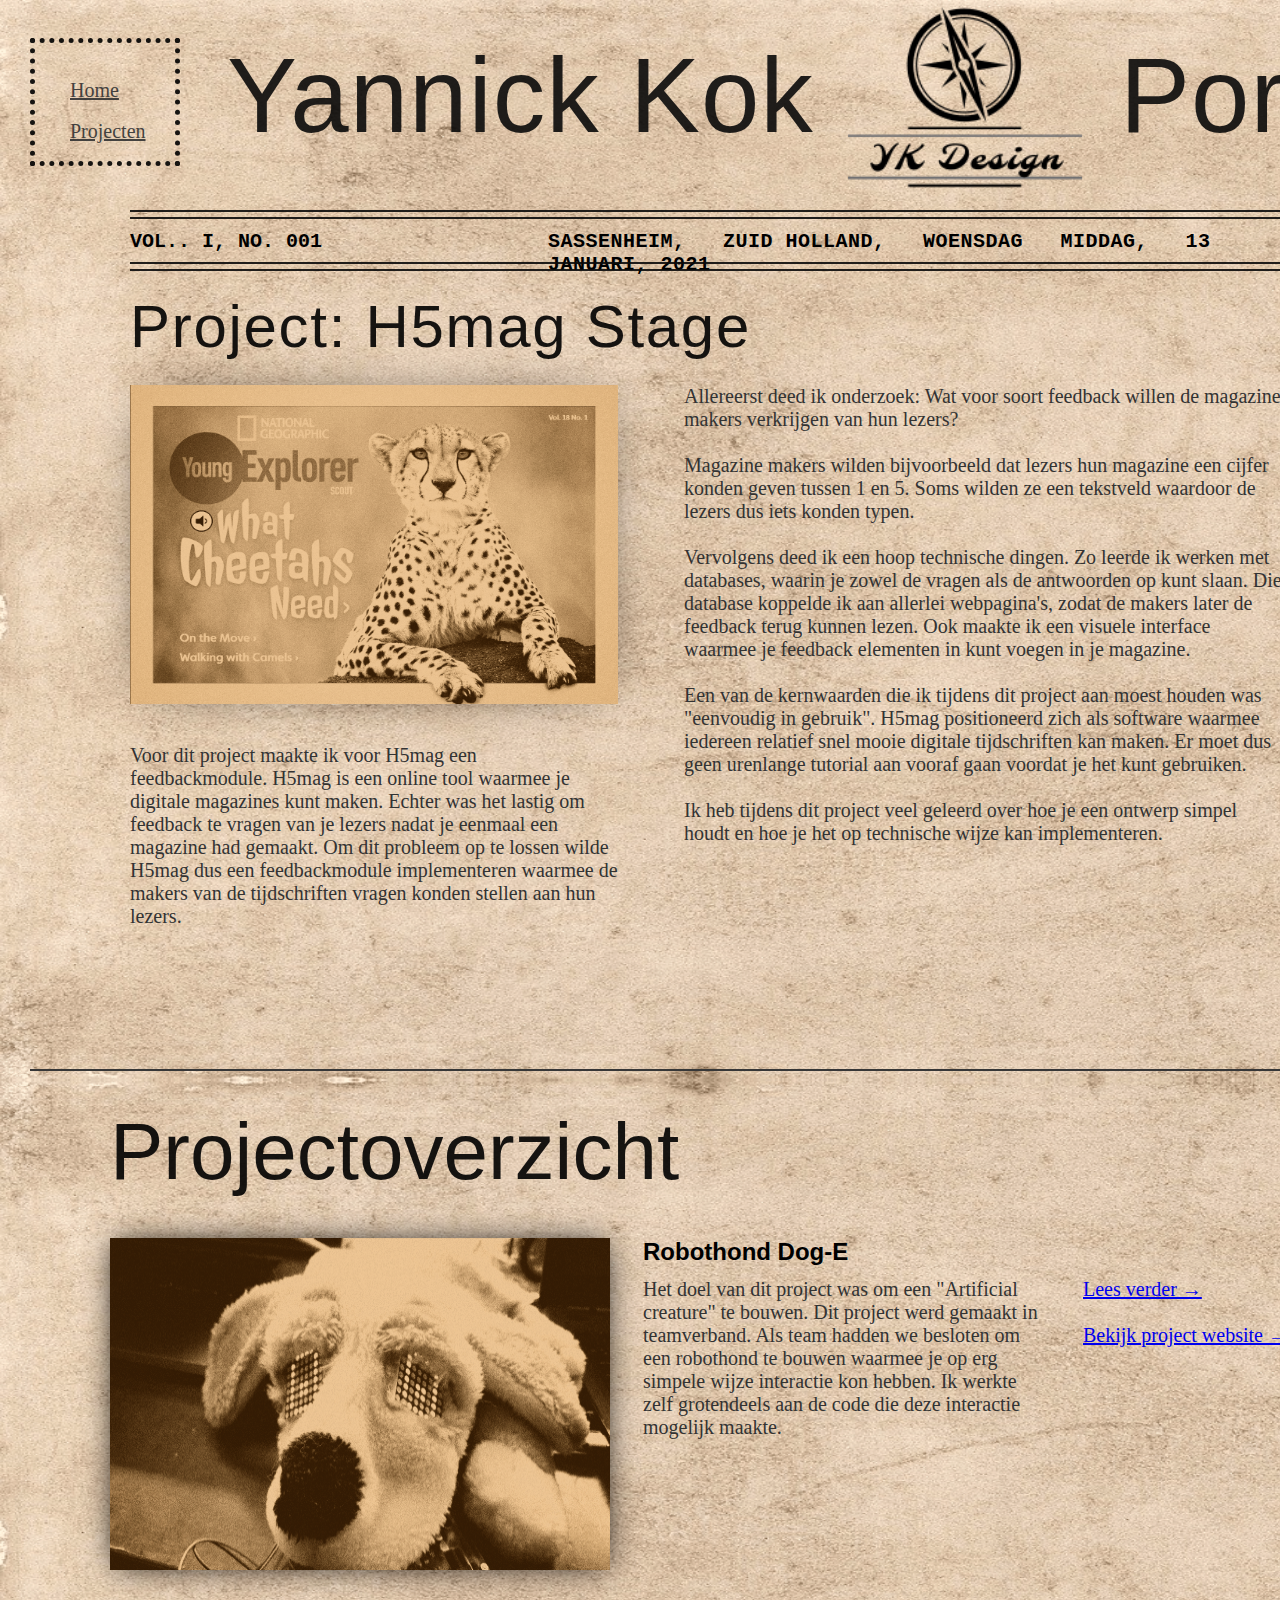
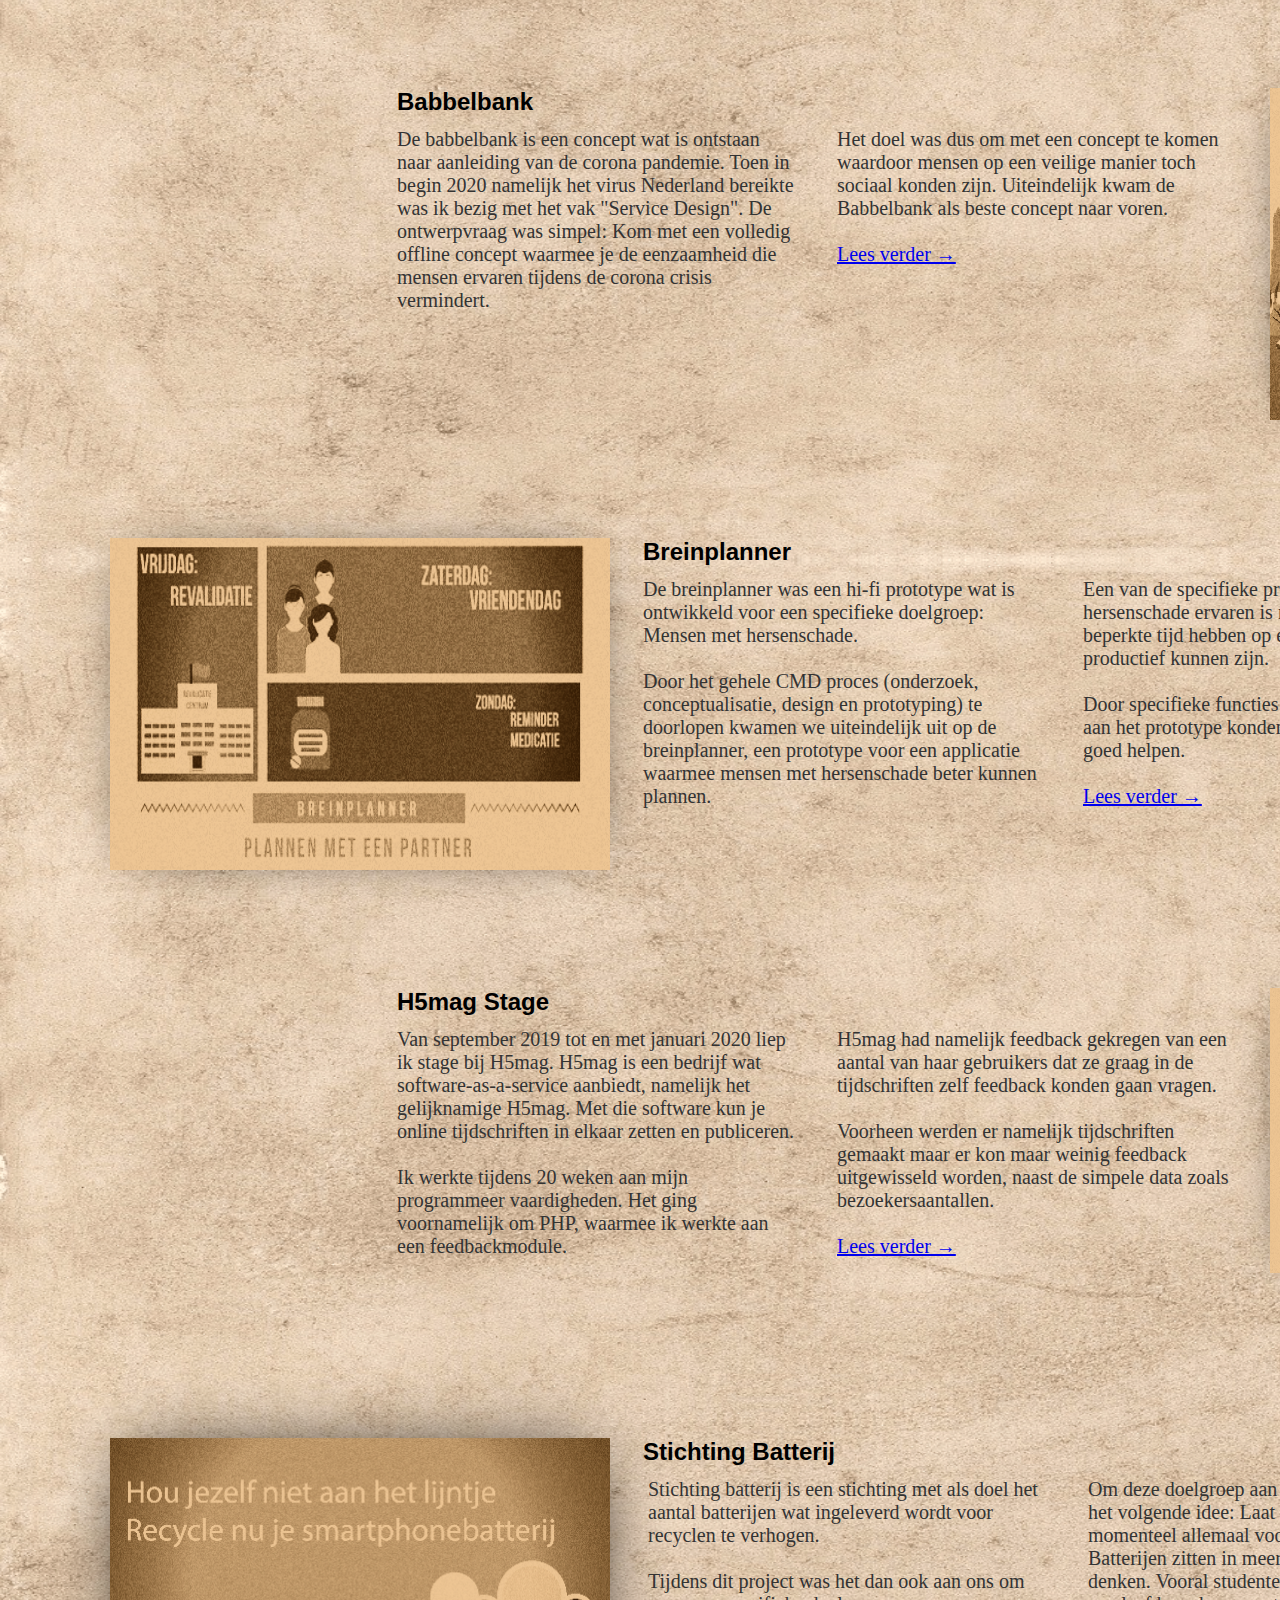
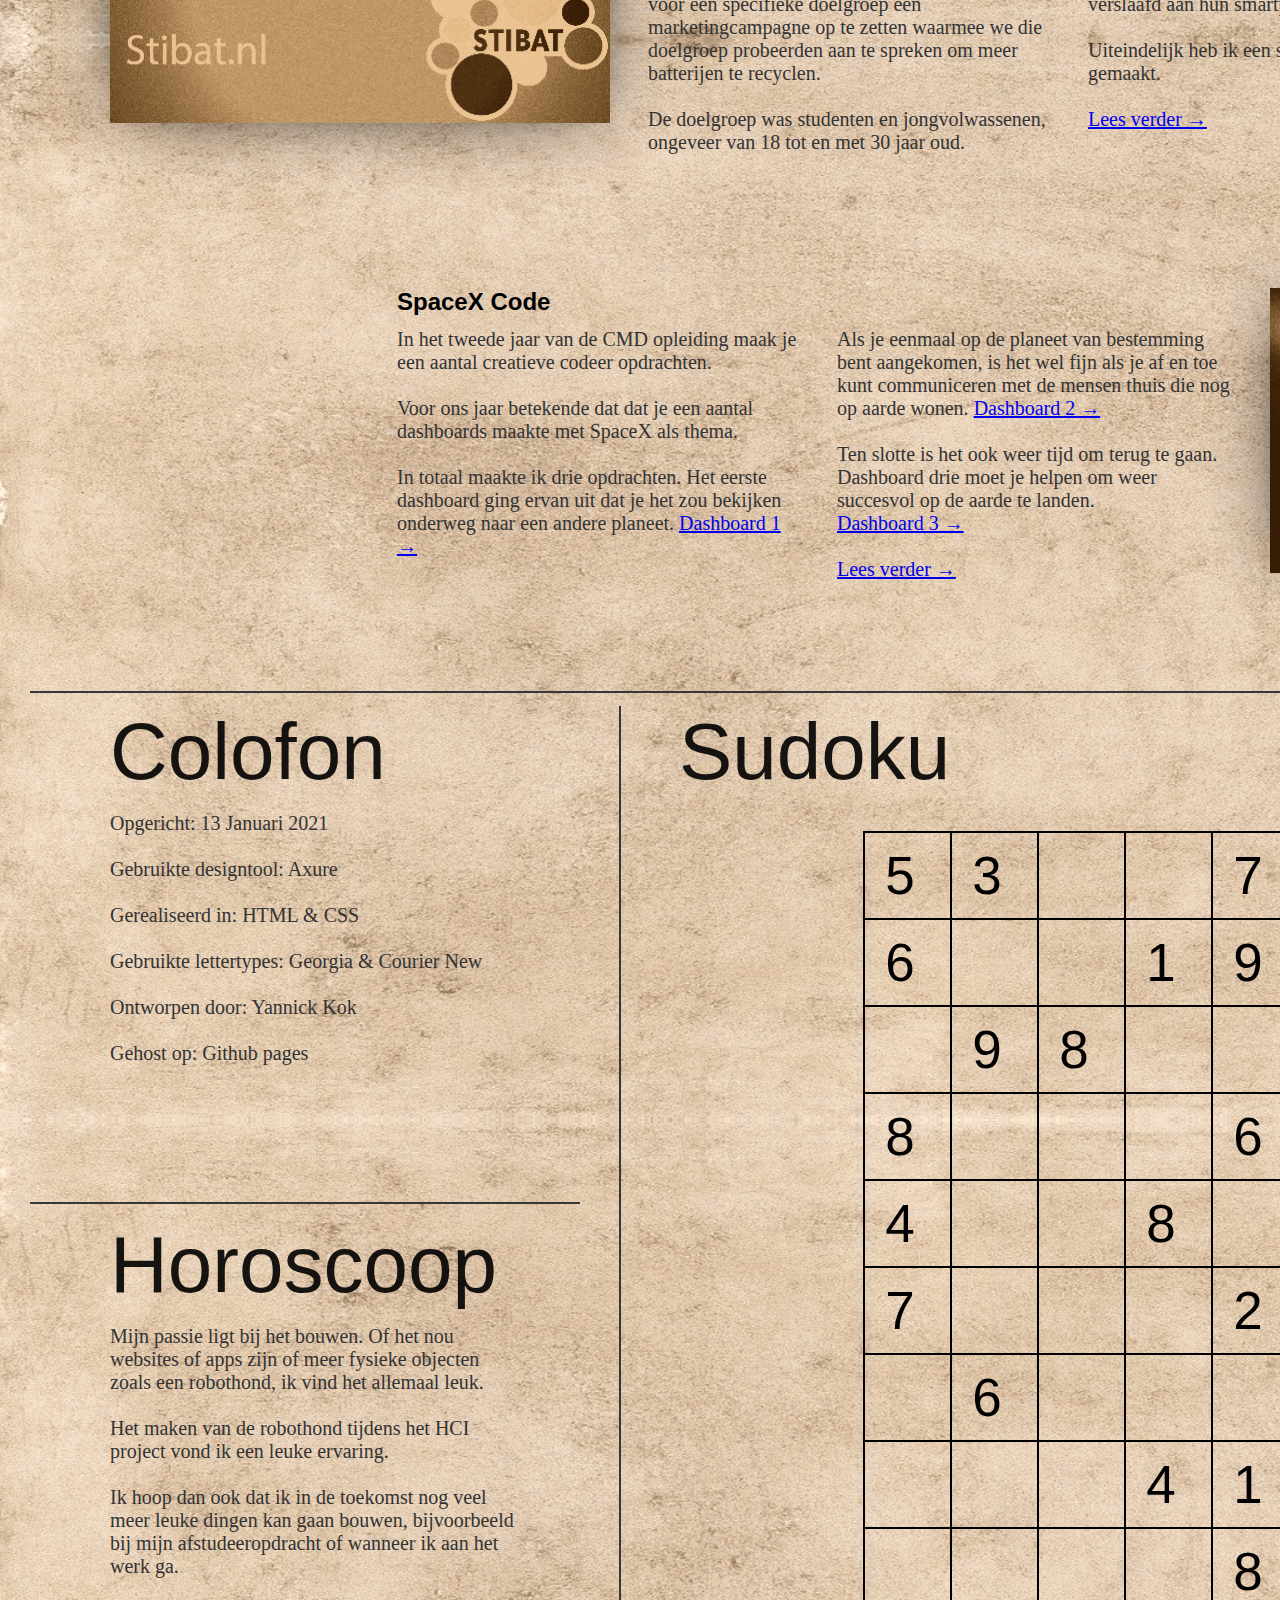
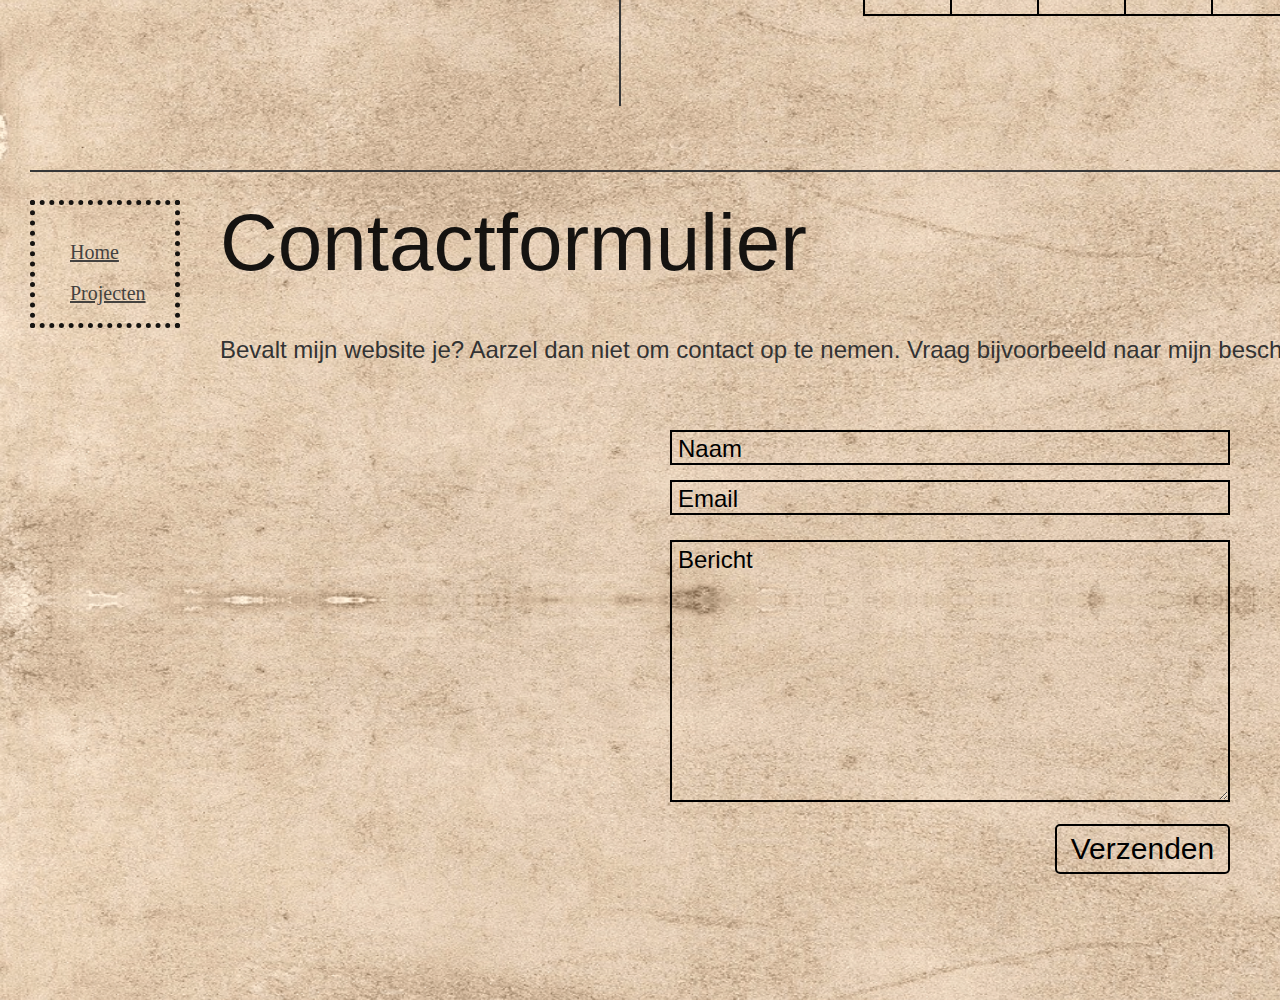
<file: h5mag.html>
<!DOCTYPE html>
<html lang="nl">

    <head>

        <link type="text/css" href="style.css" rel="stylesheet" />	
    </head>

    <body>
        <div class="background1">
            <div id="d1" class="decoration1">
                <br><br> <a href="index.html" id="home">Home</a>
                <br><br> <a href="#projectoverzicht" id="projectlink">Projecten</a>
             </div>
             <h1 id="t1" class="inline">Yannick Kok</h1>
             <img id="img1" class="inline" src="pics/YK-design2.png">
             <h1 id="t2" class="inline">Portfolio</h1>
             <div id="d2" class="decoration1">
                 
                 <br><br> <a href="#colofon" id="overiglink">Overig</a>
                 <br><br> <a href="#contact" id="contactlink">Contact</a>
             </div>
            <div id="l1" class="line1"></div>
            <div id="l2" class="line1"></div>
            <div id="d3">VOL.. I, NO. 001

                </div>

            <div id="d4">SASSENHEIM,&nbsp;&nbsp;   ZUID HOLLAND,&nbsp;&nbsp;   WOENSDAG&nbsp;&nbsp;   MIDDAG,&nbsp;&nbsp;   13 JANUARI, 2021</div>
            <div class="dropdown">
                <div class="dropbtn">PAGINA 5</div>
                <div class="dropdown-content">
                  <a href="index.html">PAGINA 1</a>
                  <a href="dog-e.html">PAGINA 2</a>
                  <a href="babbelbank.html">PAGINA 3</a>
                  <a href="breinplanner.html">PAGINA 4</a>
                  <a href="h5mag.html">PAGINA 5</a>
                  <a href="stibat.html">PAGINA 6</a>
                  <a href="spacex.html">PAGINA 7</a>
                </div>
              </div>
            <div id="l3" class="line1"></div>
            <div id="l4" class="line1"></div>

            <h2 id="title1">Project: H5mag Stage

            </h2>
            <img src="pics/h5magfilter.png" id="babbelbank-img1">
            <p id="babbelbank-text1">Voor dit project maakte ik voor H5mag een feedbackmodule. H5mag is een online tool waarmee je digitale magazines kunt maken. Echter was het lastig om feedback te vragen van je lezers nadat je eenmaal een magazine had gemaakt. Om dit probleem op te lossen wilde H5mag dus een feedbackmodule implementeren waarmee de makers van de tijdschriften vragen konden stellen aan hun lezers.
            
            <p id="babbelbank-text2">Allereerst deed ik onderzoek: Wat voor soort feedback willen de magazine makers verkrijgen van hun lezers?
                <br><br>


                Magazine makers wilden bijvoorbeeld dat lezers hun magazine een cijfer konden geven tussen 1 en 5. Soms wilden ze een tekstveld waardoor de lezers dus iets konden typen.
                <br><br>
                
                
                Vervolgens deed ik een hoop technische dingen. Zo leerde ik werken met databases, waarin je zowel de vragen als de antwoorden op kunt slaan. Die database koppelde ik aan allerlei webpagina's, zodat de makers later de feedback terug kunnen lezen. Ook maakte ik een visuele interface waarmee je feedback elementen in kunt voegen in je magazine.
                <br><br>
                
                
                Een van de kernwaarden die ik tijdens dit project aan moest houden was "eenvoudig in gebruik". H5mag positioneerd zich als software waarmee iedereen relatief snel mooie digitale tijdschriften kan maken. Er moet dus geen urenlange tutorial aan vooraf gaan voordat je het kunt gebruiken.
                <br><br>
                
                
                Ik heb tijdens dit project veel geleerd over hoe je een ontwerp simpel houdt en hoe je het op technische wijze kan implementeren.

</p>
            
            
            <p id="babbelbank-text3"><strong>Categorie</strong><br>

                Coderen<br><br>
                
                
                
                <strong>Opdrachtgever</strong><br>
                
                H5mag / Schuttelaar & Partners



<br><br>
                
                
                
                <strong>Periode</strong><br>
                
                September 2019 - Februari 2020



<br><br>
                
                
                
                <strong>Groepsleden</strong><br>
                
                1

<br><br>
                
                
                
                <strong>Tools</strong><br>
                
                Visual Studio Code



                <br><br>
                
                
                
                <strong>Vaardigheden</strong><br>
                
                Programmeren in HTML, CSS, JS, Jquery & PHP. Database beheer.

</p>


            <img src="pics/line.png" id="pageline1">
        </div>

        <div class="background2">
            <h3 id="projectoverzicht">Projectoverzicht</h3>
            <img src="pics/dog-e-project.png" id="dog-e-project">
            <h4 id="project-overzicht-1">Robothond Dog-E</h4>
            <p id="project-dog-e-text-1">Het doel van dit project was om een "Artificial creature" te bouwen.
                 Dit project werd gemaakt in teamverband. Als team hadden we besloten om een robothond te bouwen waarmee
                  je op erg simpele wijze interactie kon hebben. Ik werkte zelf grotendeels aan de code die deze interactie mogelijk maakte.

            </p>

            <p id="project-dog-e-text-2">
                 <a href="dog-e.html">Lees verder →</a> <br><br>

            <a href="https://yannickkok.github.io/HCI-Site/">Bekijk project website →</a> 


            </p>
            <h4 id="project-overzicht-2">Babbelbank</h4>
            <p id="project-babbelbank-text-1">De babbelbank is een concept wat is ontstaan naar aanleiding van de corona pandemie.
                 Toen in begin 2020 namelijk het virus Nederland bereikte was ik bezig met het vak "Service Design".
                  De ontwerpvraag was simpel: Kom met een volledig offline concept waarmee je de eenzaamheid die mensen ervaren  tijdens de corona crisis vermindert.

            </p>
            <p id="project-babbelbank-text-2">Het doel was dus om met een concept te komen waardoor mensen op een veilige manier toch sociaal konden zijn.
                 Uiteindelijk kwam de Babbelbank als beste concept naar voren. <br><br>



                 <a href="babbelbank.html">Lees verder →</a></p>
                <img src="pics/babbelbankfilter.png" id="project-babbelbank-img-1">
        </div>
        <div class="background3">
            <h4 id="project-overzicht-3">Breinplanner</h4>
            <img src="pics/breinplannerfilter.png" id="project-breinplanner-img-1">
            <p id="project-breinplanner-text-1">De breinplanner was een hi-fi prototype wat is ontwikkeld voor een specifieke doelgroep: Mensen met hersenschade.<br><br>

                Door het gehele CMD proces (onderzoek, conceptualisatie, design en prototyping) te doorlopen kwamen we uiteindelijk uit op de breinplanner, een prototype voor een applicatie waarmee mensen met hersenschade beter kunnen plannen.
                
                
                
                </p>
            <p id="project-breinplanner-text-2">Een van de specifieke problemen die mensen met hersenschade ervaren is namelijk dat ze maar beperkte tijd hebben op een dag waarin ze productief kunnen zijn.
<br><br>


                Door specifieke functies en visuele stijl te geven aan het prototype konden we deze doelgroep goed helpen.
                <br><br>
                
                
                 <a href="breinplanner.html">Lees verder →</a> </p>

                <h4 id="project-overzicht-4">H5mag Stage</h4>
                <img src="pics/h5magfilter2.png" id="project-h5mag-img-1">
                <p id="project-h5mag-text-1">Van september 2019 tot en met januari 2020 liep ik stage bij H5mag.
                     H5mag is een bedrijf wat software-as-a-service aanbiedt, namelijk het gelijknamige H5mag.
                      Met die software kun je online tijdschriften in elkaar zetten en publiceren.
                      <br><br>



                    Ik werkte tijdens 20 weken aan mijn programmeer vaardigheden. Het ging voornamelijk om PHP, waarmee ik werkte aan een feedbackmodule.</p>
                    <p id="project-h5mag-text-2">
                        H5mag had namelijk feedback gekregen van een aantal van haar gebruikers dat ze graag in de tijdschriften zelf feedback konden gaan vragen.
<br><br>


Voorheen werden er namelijk tijdschriften gemaakt maar er kon maar weinig feedback uitgewisseld worden, naast de simpele data zoals bezoekersaantallen.
<br><br>


<a href="h5mag.html">Lees verder →</a> 
                    </p>

                    <img src="pics/stibat3.png" id="project-stibat-img-1">
                    <h4 id="project-overzicht-5">Stichting Batterij</h4>
                    <p id="project-stibat-text-1">Stichting batterij is een stichting met als doel het aantal batterijen wat ingeleverd wordt voor recyclen te verhogen.
                        <br><br>


                        Tijdens dit project was het dan ook aan ons om voor een specifieke doelgroep een marketingcampagne op te zetten waarmee we die doelgroep probeerden aan te spreken om meer batterijen te recyclen.
                        <br><br>
                        
                        
                        De doelgroep was studenten en jongvolwassenen, ongeveer van 18 tot en met 30 jaar oud.</p>

                        <p id="project-stibat-text-2">
                            Om deze doelgroep aan te spreken kwam ik met het volgende idee: Laat zien waar batterijen momenteel allemaal voor gebruikt worden. Batterijen zitten in meer voorwerpen dan je zou denken. Vooral studenten zijn tegenwoordig bijna verslaafd aan hun smartphone of laptop.
                            <br><br>


Uiteindelijk heb ik een satirisch filmpje daarover gemaakt.

<br><br>

<a href="stibat.html">Lees verder →</a> 
                        </p>


        </div>

        <div class="background4">

            <h4 id="project-overzicht-6">SpaceX Code</h4>
            <img src="pics/spacex1.png" id="project-spacex-img-1">
            <p id="project-spacex-text-1">In het tweede jaar van de CMD opleiding maak je een aantal creatieve codeer opdrachten.
                <br><br>


                Voor ons jaar betekende dat dat je een aantal dashboards maakte met SpaceX als thema.
                <br><br>
                
                
                In totaal maakte ik drie opdrachten. Het eerste dashboard ging ervan uit dat je het zou bekijken onderweg naar een andere planeet.
                 <a href="https://yannickkok.github.io/IxDT2/">Dashboard 1  →</a></p> 

            <p id="project-spacex-text-2">

                Als je eenmaal op de planeet van bestemming bent aangekomen, is het wel fijn als je af en toe kunt communiceren met de mensen thuis die nog op aarde wonen.
                 <a href="https://yannickkok.github.io/Challenge-2/">Dashboard 2  →</a><br><br>



Ten slotte is het ook weer tijd om terug te gaan. Dashboard drie moet je helpen om weer succesvol op de aarde te landen.  <br><a href="https://yannickkok.github.io/Challenge-3/">Dashboard 3  →</a>
<br><br>


 <a href="spacex.html">Lees verder →</a> 
            </p>


        </div>

        <img src="pics/line.png" id="line2">
        <img src="pics/line.png" id="line3">
        <img src="pics/line.png" id="line4">
        <img src="pics/line.png" id="line5">

        <div class="background5">
            <h3 id="colofon">Colofon</h3>
            <p id="colofontext">Opgericht: 13 Januari 2021
                <br><br>


                Gebruikte designtool: Axure
                <br><br>

                
                
                Gerealiseerd in: HTML & CSS
                <br><br>

                
                
                Gebruikte lettertypes: Georgia & Courier New
                <br><br>

                
                
                Ontworpen door: Yannick Kok
                <br><br>

                
                
                Gehost op: Github pages</p>

                <h3 id="sudoku">Sudoku</h3>
                <div class="sudokucontainer">
                    <input type="number" class="sudokublock" value="5" min="1" max="9">
                    <input type="number" class="sudokublock" value="3" min="1" max="9">
                    <input type="number" class="sudokublock"  min="1" max="9" id="sudokublock13">
                    <input type="number" class="sudokublock" value="" min="1" max="9">
                    <input type="number" class="sudokublock" value="7" min="1" max="9">
                    <input type="number" class="sudokublock" value="" min="1" max="9">
                    <input type="number" class="sudokublock" value="" min="1" max="9">
                    <input type="number" class="sudokublock" value="" min="1" max="9">
                    <input type="number" class="sudokublock" value="" min="1" max="9">
                    <br>
                    <input type="number" class="sudokublock" value="6" min="1" max="9">
                    <input type="number" class="sudokublock" value="" min="1" max="9">
                    <input type="number" class="sudokublock" value="" min="1" max="9">
                    <input type="number" class="sudokublock" value="1" min="1" max="9">
                    <input type="number" class="sudokublock" value="9" min="1" max="9">
                    <input type="number" class="sudokublock" value="5" min="1" max="9">
                    <input type="number" class="sudokublock" value="" min="1" max="9">
                    <input type="number" class="sudokublock" value="" min="1" max="9">
                    <input type="number" class="sudokublock" value="" min="1" max="9">
                    <br>
                    <input type="number" class="sudokublock" value="" min="1" max="9">
                    <input type="number" class="sudokublock" value="9" min="1" max="9">
                    <input type="number" class="sudokublock" value="8" min="1" max="9">
                    <input type="number" class="sudokublock" value="" min="1" max="9">
                    <input type="number" class="sudokublock" value="" min="1" max="9">
                    <input type="number" class="sudokublock" value="" min="1" max="9">
                    <input type="number" class="sudokublock" value="" min="1" max="9">
                    <input type="number" class="sudokublock" value="6" min="1" max="9">
                    <input type="number" class="sudokublock" value="" min="1" max="9">
                    <br>
                    <input type="number" class="sudokublock" value="8" min="1" max="9">
                    <input type="number" class="sudokublock" value="" min="1" max="9">
                    <input type="number" class="sudokublock" value="" min="1" max="9">
                    <input type="number" class="sudokublock" value="" min="1" max="9">
                    <input type="number" class="sudokublock" value="6" min="1" max="9">
                    <input type="number" class="sudokublock" value="" min="1" max="9">
                    <input type="number" class="sudokublock" value="" min="1" max="9">
                    <input type="number" class="sudokublock" value="" min="1" max="9">
                    <input type="number" class="sudokublock" value="3" min="1" max="9">
                    <br>
                    <input type="number" class="sudokublock" value="4" min="1" max="9">
                    <input type="number" class="sudokublock" value="" min="1" max="9">
                    <input type="number" class="sudokublock" value="" min="1" max="9">
                    <input type="number" class="sudokublock" value="8" min="1" max="9">
                    <input type="number" class="sudokublock" value="" min="1" max="9">
                    <input type="number" class="sudokublock" value="3" min="1" max="9">
                    <input type="number" class="sudokublock" value="" min="1" max="9">
                    <input type="number" class="sudokublock" value="" min="1" max="9">
                    <input type="number" class="sudokublock" value="1" min="1" max="9">
                    <br>
                    <input type="number" class="sudokublock" value="7" min="1" max="9">
                    <input type="number" class="sudokublock" value="" min="1" max="9">
                    <input type="number" class="sudokublock" value="" min="1" max="9">
                    <input type="number" class="sudokublock" value="" min="1" max="9">
                    <input type="number" class="sudokublock" value="2" min="1" max="9">
                    <input type="number" class="sudokublock" value="" min="1" max="9">
                    <input type="number" class="sudokublock" value="" min="1" max="9">
                    <input type="number" class="sudokublock" value="" min="1" max="9">
                    <input type="number" class="sudokublock" value="6" min="1" max="9">
                    <br>
                    <input type="number" class="sudokublock" value="" min="1" max="9">
                    <input type="number" class="sudokublock" value="6" min="1" max="9">
                    <input type="number" class="sudokublock" value="" min="1" max="9">
                    <input type="number" class="sudokublock" value="" min="1" max="9">
                    <input type="number" class="sudokublock" value="" min="1" max="9">
                    <input type="number" class="sudokublock" value="" min="1" max="9">
                    <input type="number" class="sudokublock" value="2" min="1" max="9">
                    <input type="number" class="sudokublock" value="8" min="1" max="9">
                    <input type="number" class="sudokublock" value="" min="1" max="9">
                    <br>
                    <input type="number" class="sudokublock" value="" min="1" max="9">
                    <input type="number" class="sudokublock" value="" min="1" max="9">
                    <input type="number" class="sudokublock" value="" min="1" max="9">
                    <input type="number" class="sudokublock" value="4" min="1" max="9">
                    <input type="number" class="sudokublock" value="1" min="1" max="9">
                    <input type="number" class="sudokublock" value="9" min="1" max="9">
                    <input type="number" class="sudokublock" value="" min="1" max="9">
                    <input type="number" class="sudokublock" value="" min="1" max="9">
                    <input type="number" class="sudokublock" value="5" min="1" max="9">
                    <br>
                    <input type="number" class="sudokublock" value="" min="1" max="9">
                    <input type="number" class="sudokublock" value="" min="1" max="9">
                    <input type="number" class="sudokublock" value="" min="1" max="9">
                    <input type="number" class="sudokublock" value="" min="1" max="9">
                    <input type="number" class="sudokublock" value="8" min="1" max="9">
                    <input type="number" class="sudokublock" value="" min="1" max="9">
                    <input type="number" class="sudokublock" value="" min="1" max="9">
                    <input type="number" class="sudokublock" value="7" min="1" max="9">
                    <input type="number" class="sudokublock" value="9" min="1" max="9">

                </div>

                <h3 id="horoscoop">Horoscoop</h3>
                <p id="horoscooptext">
                    Mijn passie ligt bij het bouwen. Of het nou websites of apps zijn of meer fysieke objecten zoals een robothond, ik vind het allemaal leuk.
                    <br><br>


Het maken van de robothond tijdens het HCI project vond ik een leuke ervaring.

<br><br>

Ik hoop dan ook dat ik in de toekomst nog veel meer leuke dingen kan gaan bouwen, bijvoorbeeld bij mijn afstudeeropdracht of wanneer ik aan het werk ga.
                </p>

                <h3 id="contact">Contactformulier</h3>
                <p id="contacttext">
                    Bevalt mijn website je? Aarzel dan niet om contact op te nemen. Vraag bijvoorbeeld naar mijn beschikbaarheid of CV.


                </p>

                <input id="contactinput1" type="text" value="Naam">
                <input id="contactinput2" type="text" value="Email">
                <textarea id="contactinput3" >Bericht</textarea>
                <button id="contactsubmit">Verzenden</button>

                <div id="d5" class="decoration1">
                    <br><br> <a href="#img1" id="home">Home</a>
                    <br><br> <a href="#projectoverzicht" id="projectlink">Projecten</a>
                 </div>

                 <div id="d6" class="decoration1">
                
                    <br><br> <a href="#colofon" id="overiglink">Overig</a>
                    <br><br> <a href="#contact" id="contactlink">Contact</a>
                </div>

        </div>
        <div class="background6">

        </div>
    </body>



</html>
</file>
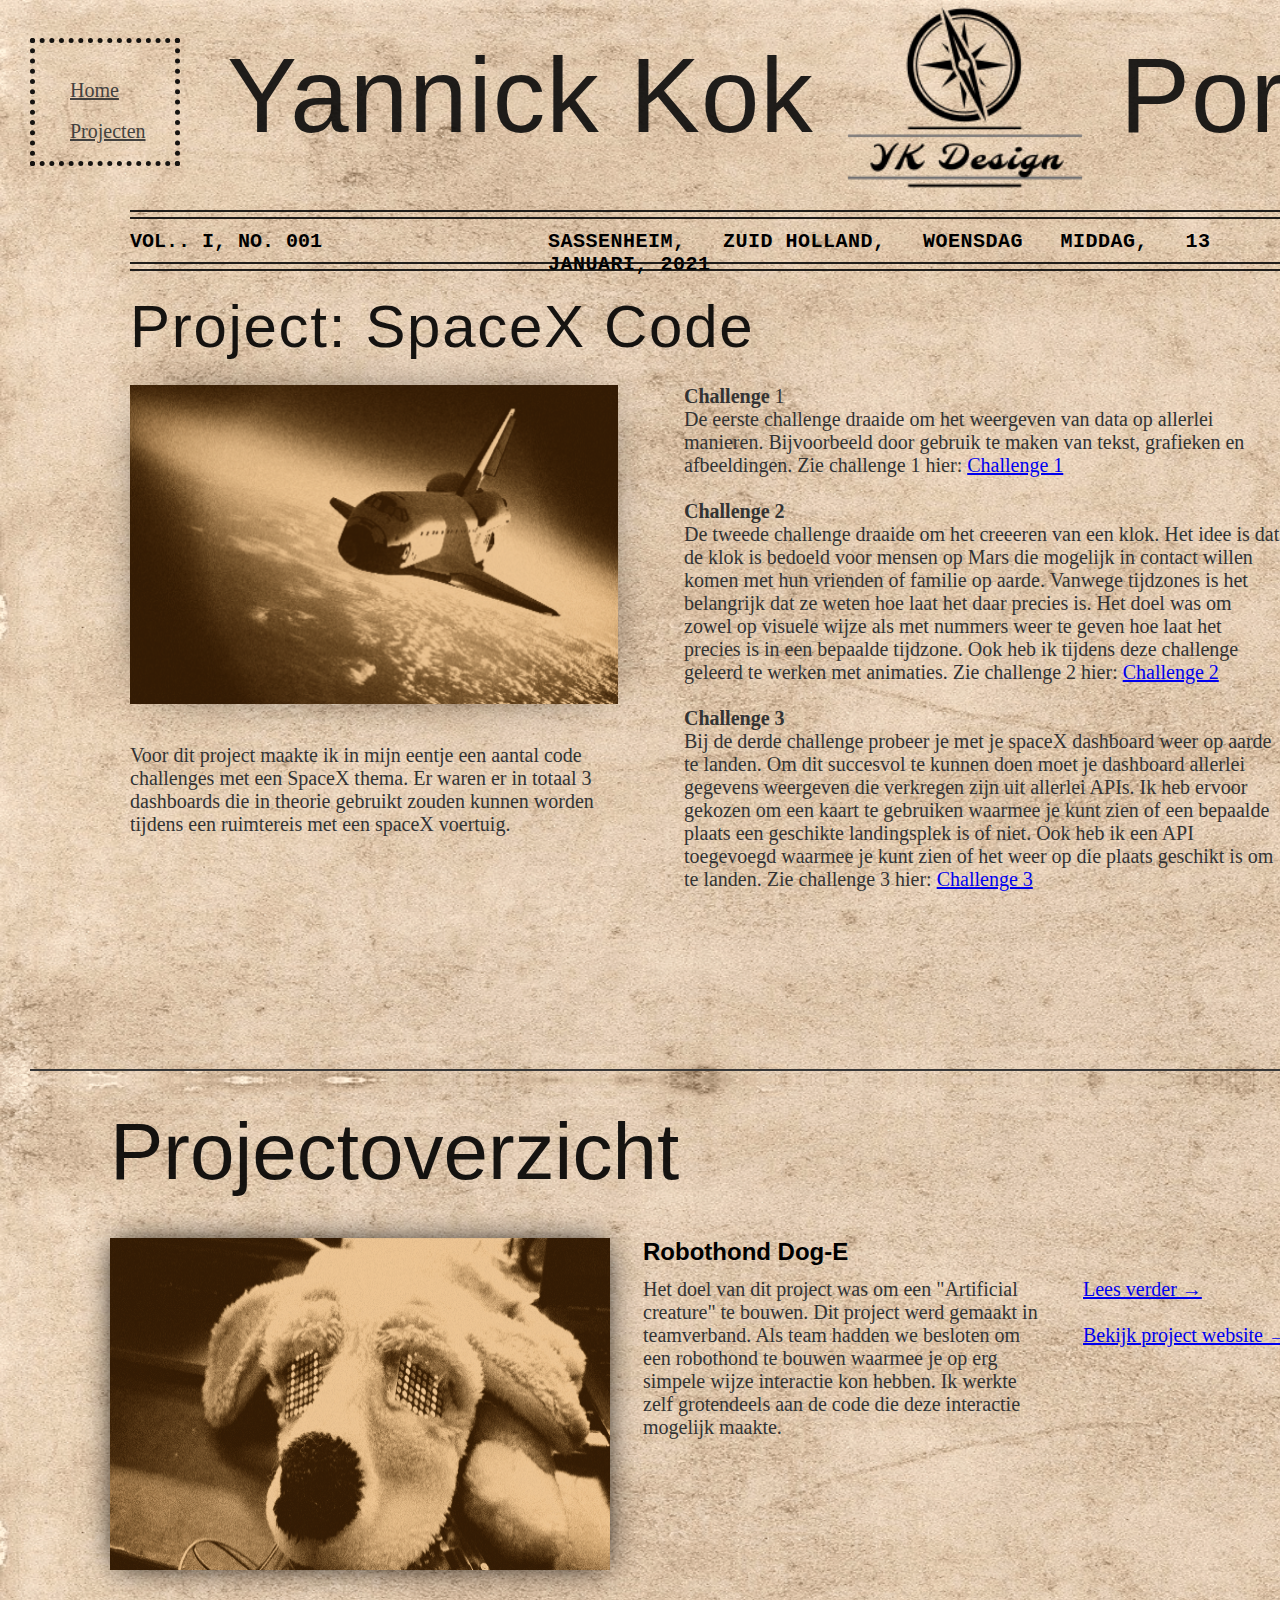
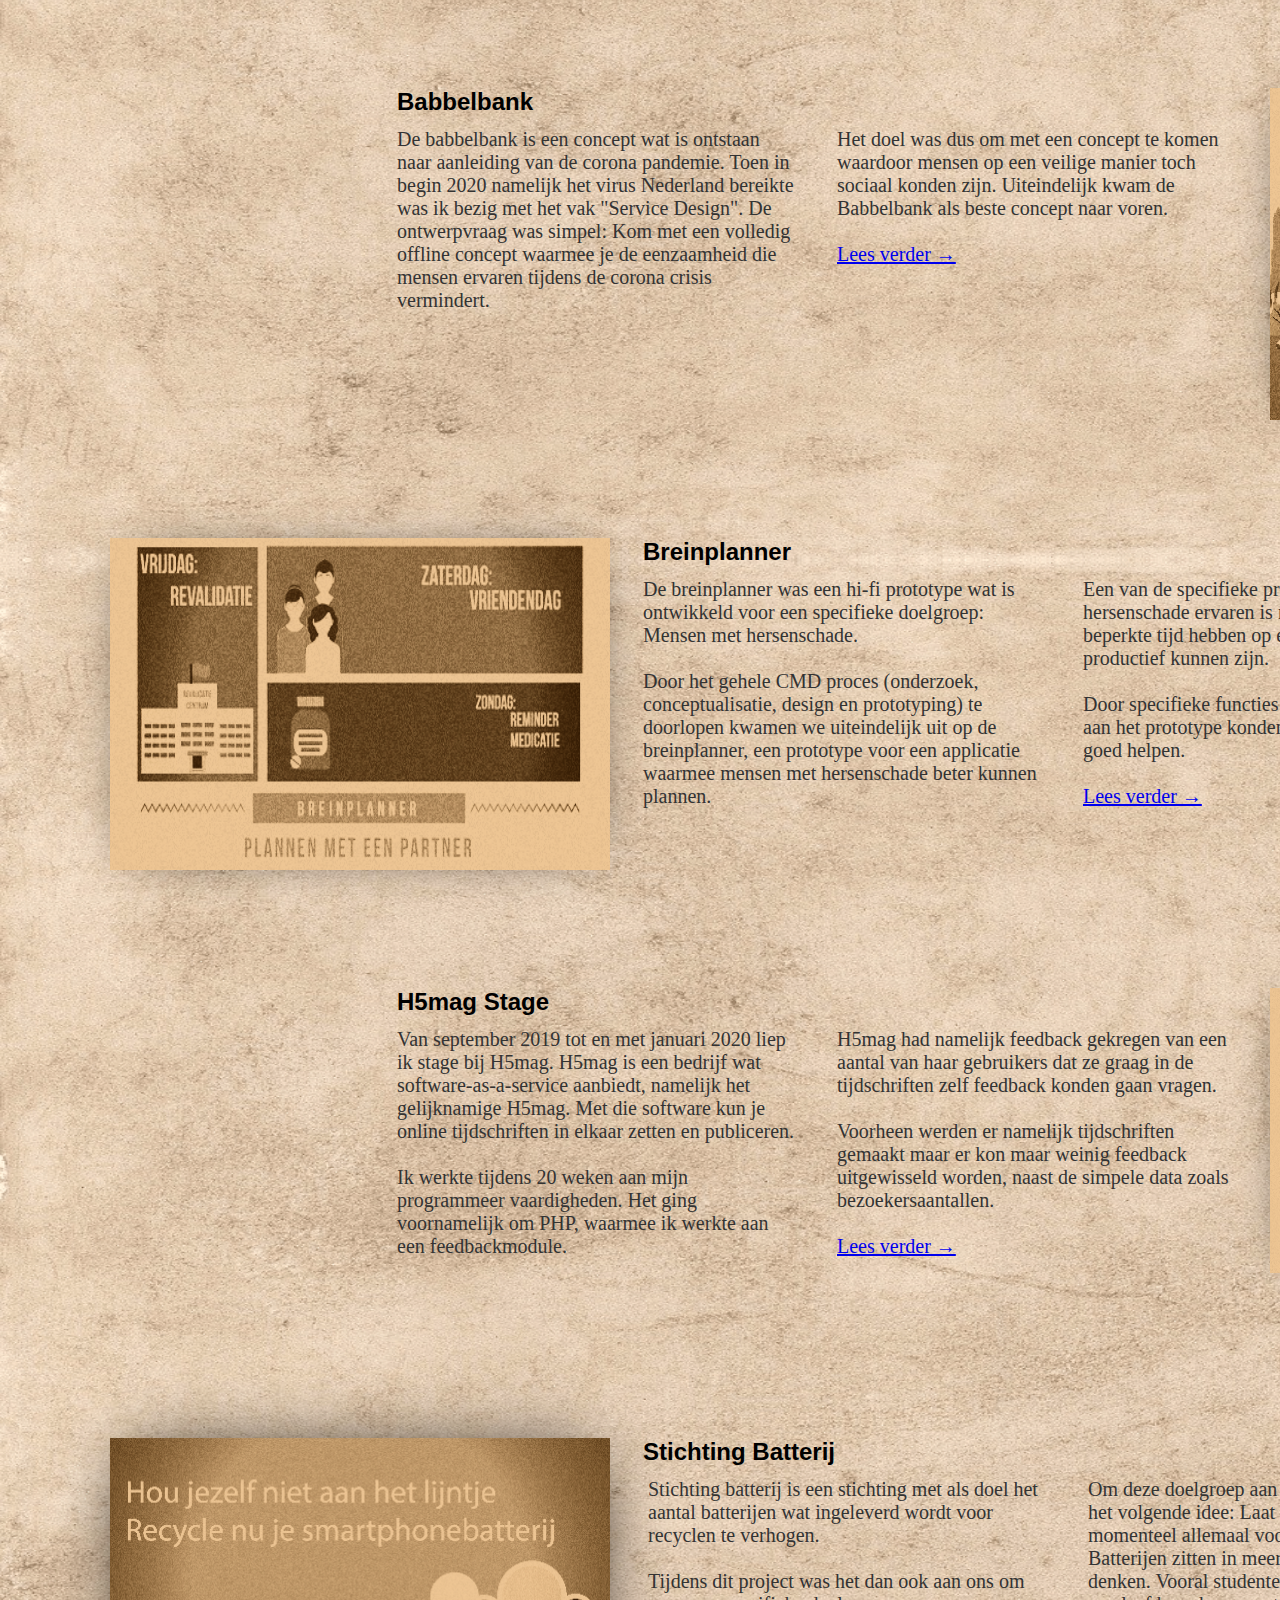
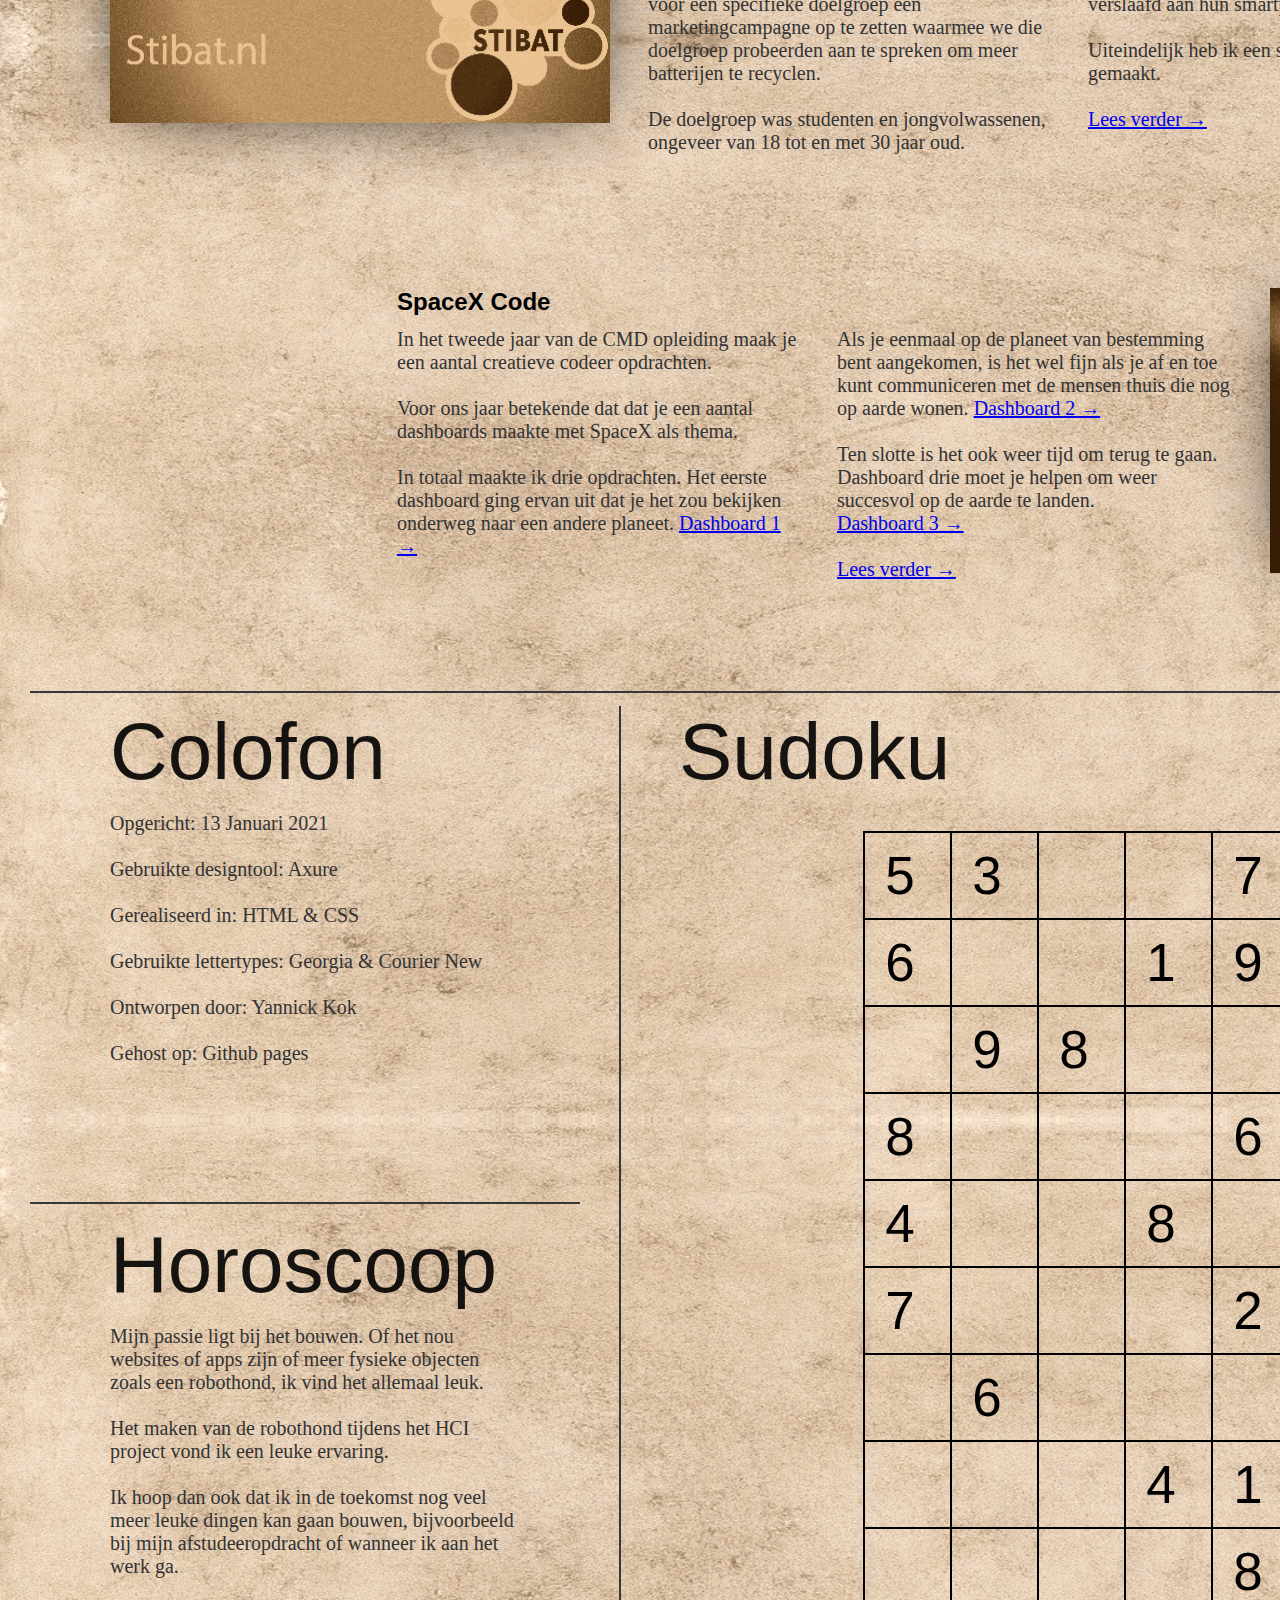
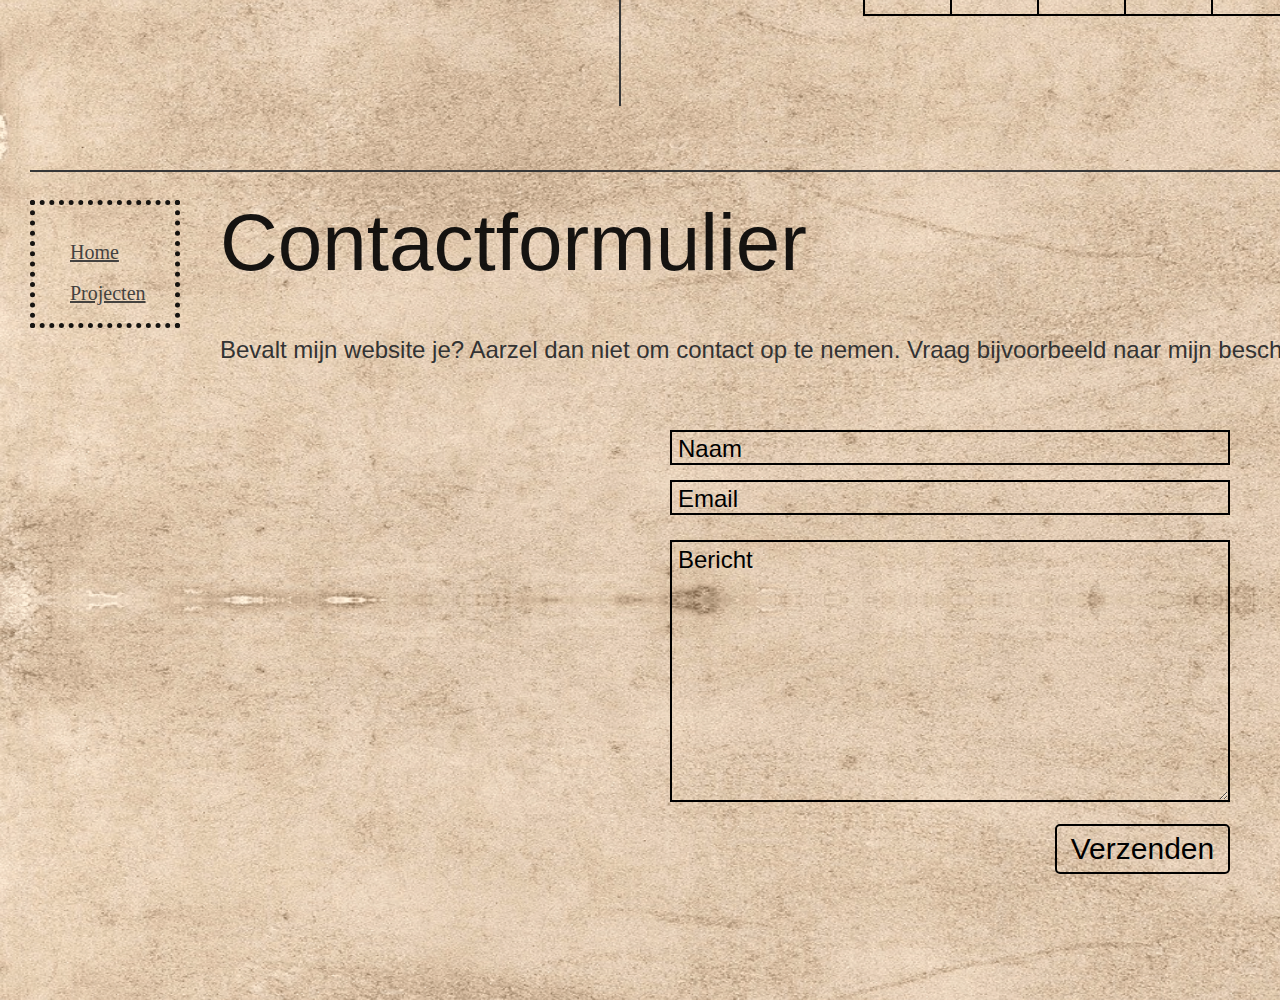
<file: spacex.html>
<!DOCTYPE html>
<html lang="nl">

    <head>

        <link type="text/css" href="style.css" rel="stylesheet" />	
    </head>

    <body>
        <div class="background1">
            <div id="d1" class="decoration1">
                <br><br> <a href="index.html" id="home">Home</a>
                <br><br> <a href="#projectoverzicht" id="projectlink">Projecten</a>
             </div>
             <h1 id="t1" class="inline">Yannick Kok</h1>
             <img id="img1" class="inline" src="pics/YK-design2.png">
             <h1 id="t2" class="inline">Portfolio</h1>
             <div id="d2" class="decoration1">
                 
                 <br><br> <a href="#colofon" id="overiglink">Overig</a>
                 <br><br> <a href="#contact" id="contactlink">Contact</a>
             </div>
            <div id="l1" class="line1"></div>
            <div id="l2" class="line1"></div>
            <div id="d3">VOL.. I, NO. 001

                </div>

            <div id="d4">SASSENHEIM,&nbsp;&nbsp;   ZUID HOLLAND,&nbsp;&nbsp;   WOENSDAG&nbsp;&nbsp;   MIDDAG,&nbsp;&nbsp;   13 JANUARI, 2021</div>
            <div class="dropdown">
                <div class="dropbtn">PAGINA 7</div>
                <div class="dropdown-content">
                  <a href="index.html">PAGINA 1</a>
                  <a href="dog-e.html">PAGINA 2</a>
                  <a href="babbelbank.html">PAGINA 3</a>
                  <a href="breinplanner.html">PAGINA 4</a>
                  <a href="h5mag.html">PAGINA 5</a>
                  <a href="stibat.html">PAGINA 6</a>
                  <a href="spacex.html">PAGINA 7</a>
                </div>
              </div>
            <div id="l3" class="line1"></div>
            <div id="l4" class="line1"></div>

            <h2 id="title1">Project: SpaceX Code</h2>
            <img src="pics/spacex1.png" id="babbelbank-img1">
            <p id="babbelbank-text1">Voor dit project maakte ik in mijn eentje een aantal code challenges met een SpaceX thema. Er waren er in totaal 3 dashboards die in theorie gebruikt zouden kunnen worden tijdens een ruimtereis met een spaceX voertuig.


                <br><br>

                
            
            
            <p id="babbelbank-text2"><strong>Challenge</strong> 1<br>

                De eerste challenge draaide om het weergeven van data op allerlei manieren. Bijvoorbeeld door gebruik te maken van tekst, grafieken en afbeeldingen.
                
                Zie challenge 1 hier: <a href="https://yannickkok.github.io/IxDT2/">Challenge 1</a>
                <br><br>
                
                
                <strong>Challenge 2</strong><br>
                
                De tweede challenge draaide om het creeeren van een klok. Het idee is dat de klok is bedoeld voor mensen op Mars die mogelijk in contact willen komen met hun vrienden of familie op aarde. Vanwege tijdzones is het belangrijk dat ze weten hoe laat het daar precies is. Het doel was om zowel op visuele wijze als met nummers weer te geven hoe laat het precies is in een bepaalde tijdzone. Ook heb ik tijdens deze challenge geleerd te werken met animaties.
                
                Zie challenge 2 hier: <a href="https://yannickkok.github.io/Challenge-2/">Challenge 2</a>
                <br><br>
                
                
                <strong>Challenge 3</strong><br>
                
                Bij de derde challenge probeer je met je spaceX dashboard weer op aarde te landen. Om dit succesvol te kunnen doen moet je dashboard allerlei gegevens weergeven die verkregen zijn uit allerlei APIs. Ik heb ervoor gekozen om een kaart te gebruiken waarmee je kunt zien of een bepaalde plaats een geschikte landingsplek is of niet. Ook heb ik een API toegevoegd waarmee je kunt zien of het weer op die plaats geschikt is om te landen.
                
                Zie challenge 3 hier: <a href="https://yannickkok.github.io/Challenge-3/">Challenge 3</a></p>
            
            
            <p id="babbelbank-text3"><strong>Categorie</strong><br>

                Coderen

<br><br>
                
                
                
                <strong>Opdrachtgever</strong><br>
                
                Schoolopdracht met SpaceX thema

<br><br>
                
                
                
                <strong>Periode</strong><br>
                
                Februari 2019 - Juni 2019

<br><br>
                
                
                
                <strong>Groepsleden</strong><br>
                
                1<br><br>
                
                
                
                <strong>Tools</strong><br>
                
                Visual Studio Code

                <br><br>
                
                
                
                <strong>Vaardigheden</strong><br>
                
                Programmeren</p>


            <img src="pics/line.png" id="pageline1">
        </div>

        <div class="background2">
            <h3 id="projectoverzicht">Projectoverzicht</h3>
            <img src="pics/dog-e-project.png" id="dog-e-project">
            <h4 id="project-overzicht-1">Robothond Dog-E</h4>
            <p id="project-dog-e-text-1">Het doel van dit project was om een "Artificial creature" te bouwen.
                 Dit project werd gemaakt in teamverband. Als team hadden we besloten om een robothond te bouwen waarmee
                  je op erg simpele wijze interactie kon hebben. Ik werkte zelf grotendeels aan de code die deze interactie mogelijk maakte.

            </p>

            <p id="project-dog-e-text-2">
                 <a href="dog-e.html">Lees verder →</a> <br><br>

            <a href="https://yannickkok.github.io/HCI-Site/">Bekijk project website →</a> 


            </p>
            <h4 id="project-overzicht-2">Babbelbank</h4>
            <p id="project-babbelbank-text-1">De babbelbank is een concept wat is ontstaan naar aanleiding van de corona pandemie.
                 Toen in begin 2020 namelijk het virus Nederland bereikte was ik bezig met het vak "Service Design".
                  De ontwerpvraag was simpel: Kom met een volledig offline concept waarmee je de eenzaamheid die mensen ervaren  tijdens de corona crisis vermindert.

            </p>
            <p id="project-babbelbank-text-2">Het doel was dus om met een concept te komen waardoor mensen op een veilige manier toch sociaal konden zijn.
                 Uiteindelijk kwam de Babbelbank als beste concept naar voren. <br><br>



                 <a href="babbelbank.html">Lees verder →</a></p>
                <img src="pics/babbelbankfilter.png" id="project-babbelbank-img-1">
        </div>
        <div class="background3">
            <h4 id="project-overzicht-3">Breinplanner</h4>
            <img src="pics/breinplannerfilter.png" id="project-breinplanner-img-1">
            <p id="project-breinplanner-text-1">De breinplanner was een hi-fi prototype wat is ontwikkeld voor een specifieke doelgroep: Mensen met hersenschade.<br><br>

                Door het gehele CMD proces (onderzoek, conceptualisatie, design en prototyping) te doorlopen kwamen we uiteindelijk uit op de breinplanner, een prototype voor een applicatie waarmee mensen met hersenschade beter kunnen plannen.
                
                
                
                </p>
            <p id="project-breinplanner-text-2">Een van de specifieke problemen die mensen met hersenschade ervaren is namelijk dat ze maar beperkte tijd hebben op een dag waarin ze productief kunnen zijn.
<br><br>


                Door specifieke functies en visuele stijl te geven aan het prototype konden we deze doelgroep goed helpen.
                <br><br>
                
                
                 <a href="breinplanner.html">Lees verder →</a> </p>

                <h4 id="project-overzicht-4">H5mag Stage</h4>
                <img src="pics/h5magfilter2.png" id="project-h5mag-img-1">
                <p id="project-h5mag-text-1">Van september 2019 tot en met januari 2020 liep ik stage bij H5mag.
                     H5mag is een bedrijf wat software-as-a-service aanbiedt, namelijk het gelijknamige H5mag.
                      Met die software kun je online tijdschriften in elkaar zetten en publiceren.
                      <br><br>



                    Ik werkte tijdens 20 weken aan mijn programmeer vaardigheden. Het ging voornamelijk om PHP, waarmee ik werkte aan een feedbackmodule.</p>
                    <p id="project-h5mag-text-2">
                        H5mag had namelijk feedback gekregen van een aantal van haar gebruikers dat ze graag in de tijdschriften zelf feedback konden gaan vragen.
<br><br>


Voorheen werden er namelijk tijdschriften gemaakt maar er kon maar weinig feedback uitgewisseld worden, naast de simpele data zoals bezoekersaantallen.
<br><br>


<a href="h5mag.html">Lees verder →</a> 
                    </p>

                    <img src="pics/stibat3.png" id="project-stibat-img-1">
                    <h4 id="project-overzicht-5">Stichting Batterij</h4>
                    <p id="project-stibat-text-1">Stichting batterij is een stichting met als doel het aantal batterijen wat ingeleverd wordt voor recyclen te verhogen.
                        <br><br>


                        Tijdens dit project was het dan ook aan ons om voor een specifieke doelgroep een marketingcampagne op te zetten waarmee we die doelgroep probeerden aan te spreken om meer batterijen te recyclen.
                        <br><br>
                        
                        
                        De doelgroep was studenten en jongvolwassenen, ongeveer van 18 tot en met 30 jaar oud.</p>

                        <p id="project-stibat-text-2">
                            Om deze doelgroep aan te spreken kwam ik met het volgende idee: Laat zien waar batterijen momenteel allemaal voor gebruikt worden. Batterijen zitten in meer voorwerpen dan je zou denken. Vooral studenten zijn tegenwoordig bijna verslaafd aan hun smartphone of laptop.
                            <br><br>


Uiteindelijk heb ik een satirisch filmpje daarover gemaakt.

<br><br>

<a href="stibat.html">Lees verder →</a> 
                        </p>


        </div>

        <div class="background4">

            <h4 id="project-overzicht-6">SpaceX Code</h4>
            <img src="pics/spacex1.png" id="project-spacex-img-1">
            <p id="project-spacex-text-1">In het tweede jaar van de CMD opleiding maak je een aantal creatieve codeer opdrachten.
                <br><br>


                Voor ons jaar betekende dat dat je een aantal dashboards maakte met SpaceX als thema.
                <br><br>
                
                
                In totaal maakte ik drie opdrachten. Het eerste dashboard ging ervan uit dat je het zou bekijken onderweg naar een andere planeet.
                 <a href="https://yannickkok.github.io/IxDT2/">Dashboard 1  →</a></p> 

            <p id="project-spacex-text-2">

                Als je eenmaal op de planeet van bestemming bent aangekomen, is het wel fijn als je af en toe kunt communiceren met de mensen thuis die nog op aarde wonen.
                 <a href="https://yannickkok.github.io/Challenge-2/">Dashboard 2  →</a><br><br>



Ten slotte is het ook weer tijd om terug te gaan. Dashboard drie moet je helpen om weer succesvol op de aarde te landen.  <br><a href="https://yannickkok.github.io/Challenge-3/">Dashboard 3  →</a>
<br><br>


 <a href="spacex.html">Lees verder →</a> 
            </p>


        </div>
        <img src="pics/line.png" id="line2">
        <img src="pics/line.png" id="line3">
        <img src="pics/line.png" id="line4">
        <img src="pics/line.png" id="line5">

        <div class="background5">
            <h3 id="colofon">Colofon</h3>
            <p id="colofontext">Opgericht: 13 Januari 2021
                <br><br>


                Gebruikte designtool: Axure
                <br><br>

                
                
                Gerealiseerd in: HTML & CSS
                <br><br>

                
                
                Gebruikte lettertypes: Georgia & Courier New
                <br><br>

                
                
                Ontworpen door: Yannick Kok
                <br><br>

                
                
                Gehost op: Github pages</p>

                <h3 id="sudoku">Sudoku</h3>
                <div class="sudokucontainer">
                    <input type="number" class="sudokublock" value="5" min="1" max="9">
                    <input type="number" class="sudokublock" value="3" min="1" max="9">
                    <input type="number" class="sudokublock"  min="1" max="9" id="sudokublock13">
                    <input type="number" class="sudokublock" value="" min="1" max="9">
                    <input type="number" class="sudokublock" value="7" min="1" max="9">
                    <input type="number" class="sudokublock" value="" min="1" max="9">
                    <input type="number" class="sudokublock" value="" min="1" max="9">
                    <input type="number" class="sudokublock" value="" min="1" max="9">
                    <input type="number" class="sudokublock" value="" min="1" max="9">
                    <br>
                    <input type="number" class="sudokublock" value="6" min="1" max="9">
                    <input type="number" class="sudokublock" value="" min="1" max="9">
                    <input type="number" class="sudokublock" value="" min="1" max="9">
                    <input type="number" class="sudokublock" value="1" min="1" max="9">
                    <input type="number" class="sudokublock" value="9" min="1" max="9">
                    <input type="number" class="sudokublock" value="5" min="1" max="9">
                    <input type="number" class="sudokublock" value="" min="1" max="9">
                    <input type="number" class="sudokublock" value="" min="1" max="9">
                    <input type="number" class="sudokublock" value="" min="1" max="9">
                    <br>
                    <input type="number" class="sudokublock" value="" min="1" max="9">
                    <input type="number" class="sudokublock" value="9" min="1" max="9">
                    <input type="number" class="sudokublock" value="8" min="1" max="9">
                    <input type="number" class="sudokublock" value="" min="1" max="9">
                    <input type="number" class="sudokublock" value="" min="1" max="9">
                    <input type="number" class="sudokublock" value="" min="1" max="9">
                    <input type="number" class="sudokublock" value="" min="1" max="9">
                    <input type="number" class="sudokublock" value="6" min="1" max="9">
                    <input type="number" class="sudokublock" value="" min="1" max="9">
                    <br>
                    <input type="number" class="sudokublock" value="8" min="1" max="9">
                    <input type="number" class="sudokublock" value="" min="1" max="9">
                    <input type="number" class="sudokublock" value="" min="1" max="9">
                    <input type="number" class="sudokublock" value="" min="1" max="9">
                    <input type="number" class="sudokublock" value="6" min="1" max="9">
                    <input type="number" class="sudokublock" value="" min="1" max="9">
                    <input type="number" class="sudokublock" value="" min="1" max="9">
                    <input type="number" class="sudokublock" value="" min="1" max="9">
                    <input type="number" class="sudokublock" value="3" min="1" max="9">
                    <br>
                    <input type="number" class="sudokublock" value="4" min="1" max="9">
                    <input type="number" class="sudokublock" value="" min="1" max="9">
                    <input type="number" class="sudokublock" value="" min="1" max="9">
                    <input type="number" class="sudokublock" value="8" min="1" max="9">
                    <input type="number" class="sudokublock" value="" min="1" max="9">
                    <input type="number" class="sudokublock" value="3" min="1" max="9">
                    <input type="number" class="sudokublock" value="" min="1" max="9">
                    <input type="number" class="sudokublock" value="" min="1" max="9">
                    <input type="number" class="sudokublock" value="1" min="1" max="9">
                    <br>
                    <input type="number" class="sudokublock" value="7" min="1" max="9">
                    <input type="number" class="sudokublock" value="" min="1" max="9">
                    <input type="number" class="sudokublock" value="" min="1" max="9">
                    <input type="number" class="sudokublock" value="" min="1" max="9">
                    <input type="number" class="sudokublock" value="2" min="1" max="9">
                    <input type="number" class="sudokublock" value="" min="1" max="9">
                    <input type="number" class="sudokublock" value="" min="1" max="9">
                    <input type="number" class="sudokublock" value="" min="1" max="9">
                    <input type="number" class="sudokublock" value="6" min="1" max="9">
                    <br>
                    <input type="number" class="sudokublock" value="" min="1" max="9">
                    <input type="number" class="sudokublock" value="6" min="1" max="9">
                    <input type="number" class="sudokublock" value="" min="1" max="9">
                    <input type="number" class="sudokublock" value="" min="1" max="9">
                    <input type="number" class="sudokublock" value="" min="1" max="9">
                    <input type="number" class="sudokublock" value="" min="1" max="9">
                    <input type="number" class="sudokublock" value="2" min="1" max="9">
                    <input type="number" class="sudokublock" value="8" min="1" max="9">
                    <input type="number" class="sudokublock" value="" min="1" max="9">
                    <br>
                    <input type="number" class="sudokublock" value="" min="1" max="9">
                    <input type="number" class="sudokublock" value="" min="1" max="9">
                    <input type="number" class="sudokublock" value="" min="1" max="9">
                    <input type="number" class="sudokublock" value="4" min="1" max="9">
                    <input type="number" class="sudokublock" value="1" min="1" max="9">
                    <input type="number" class="sudokublock" value="9" min="1" max="9">
                    <input type="number" class="sudokublock" value="" min="1" max="9">
                    <input type="number" class="sudokublock" value="" min="1" max="9">
                    <input type="number" class="sudokublock" value="5" min="1" max="9">
                    <br>
                    <input type="number" class="sudokublock" value="" min="1" max="9">
                    <input type="number" class="sudokublock" value="" min="1" max="9">
                    <input type="number" class="sudokublock" value="" min="1" max="9">
                    <input type="number" class="sudokublock" value="" min="1" max="9">
                    <input type="number" class="sudokublock" value="8" min="1" max="9">
                    <input type="number" class="sudokublock" value="" min="1" max="9">
                    <input type="number" class="sudokublock" value="" min="1" max="9">
                    <input type="number" class="sudokublock" value="7" min="1" max="9">
                    <input type="number" class="sudokublock" value="9" min="1" max="9">

                </div>

                <h3 id="horoscoop">Horoscoop</h3>
                <p id="horoscooptext">
                    Mijn passie ligt bij het bouwen. Of het nou websites of apps zijn of meer fysieke objecten zoals een robothond, ik vind het allemaal leuk.
                    <br><br>


Het maken van de robothond tijdens het HCI project vond ik een leuke ervaring.

<br><br>

Ik hoop dan ook dat ik in de toekomst nog veel meer leuke dingen kan gaan bouwen, bijvoorbeeld bij mijn afstudeeropdracht of wanneer ik aan het werk ga.
                </p>

                <h3 id="contact">Contactformulier</h3>
                <p id="contacttext">
                    Bevalt mijn website je? Aarzel dan niet om contact op te nemen. Vraag bijvoorbeeld naar mijn beschikbaarheid of CV.


                </p>

                <input id="contactinput1" type="text" value="Naam">
                <input id="contactinput2" type="text" value="Email">
                <textarea id="contactinput3" >Bericht</textarea>
                <button id="contactsubmit">Verzenden</button>

                <div id="d5" class="decoration1">
                    <br><br> <a href="#img1" id="home">Home</a>
                    <br><br> <a href="#projectoverzicht" id="projectlink">Projecten</a>
                 </div>

                 <div id="d6" class="decoration1">
                
                    <br><br> <a href="#colofon" id="overiglink">Overig</a>
                    <br><br> <a href="#contact" id="contactlink">Contact</a>
                </div>

        </div>
        <div class="background6">

        </div>
    </body>



</html>
</file>
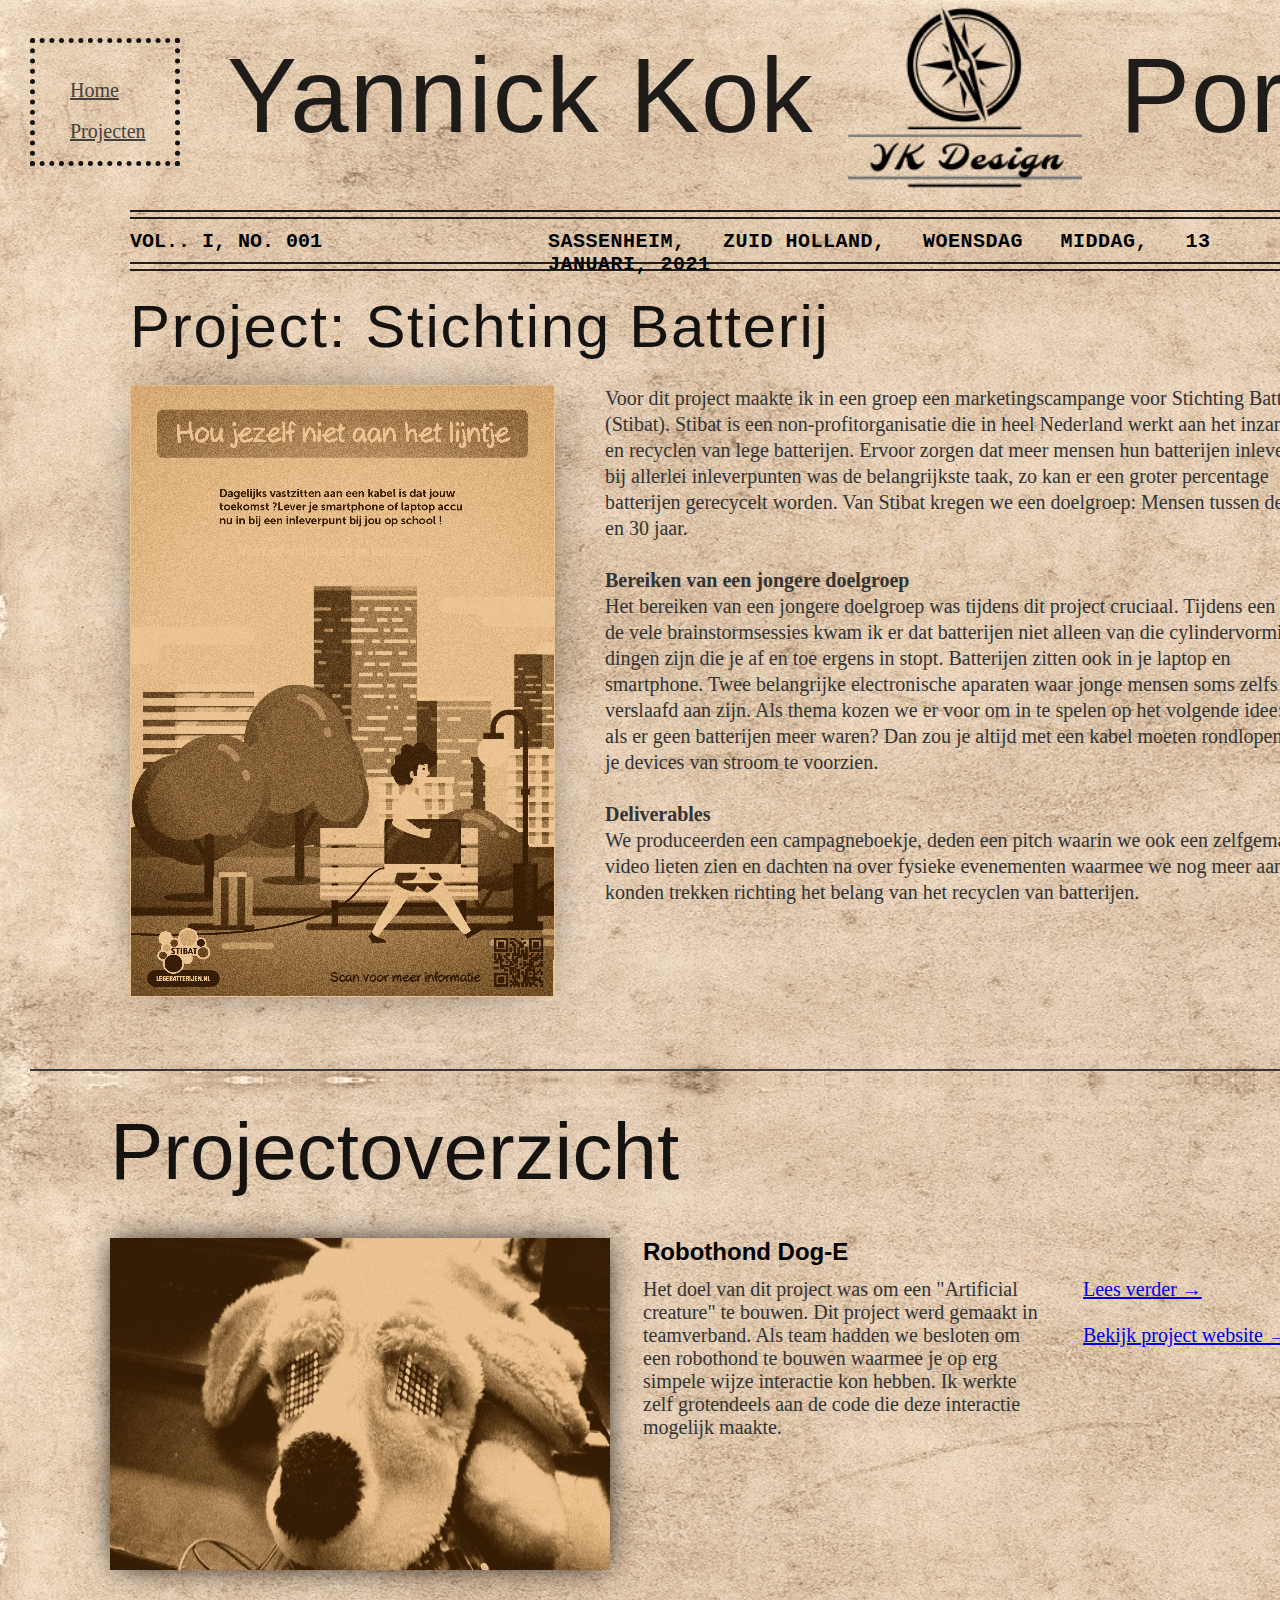
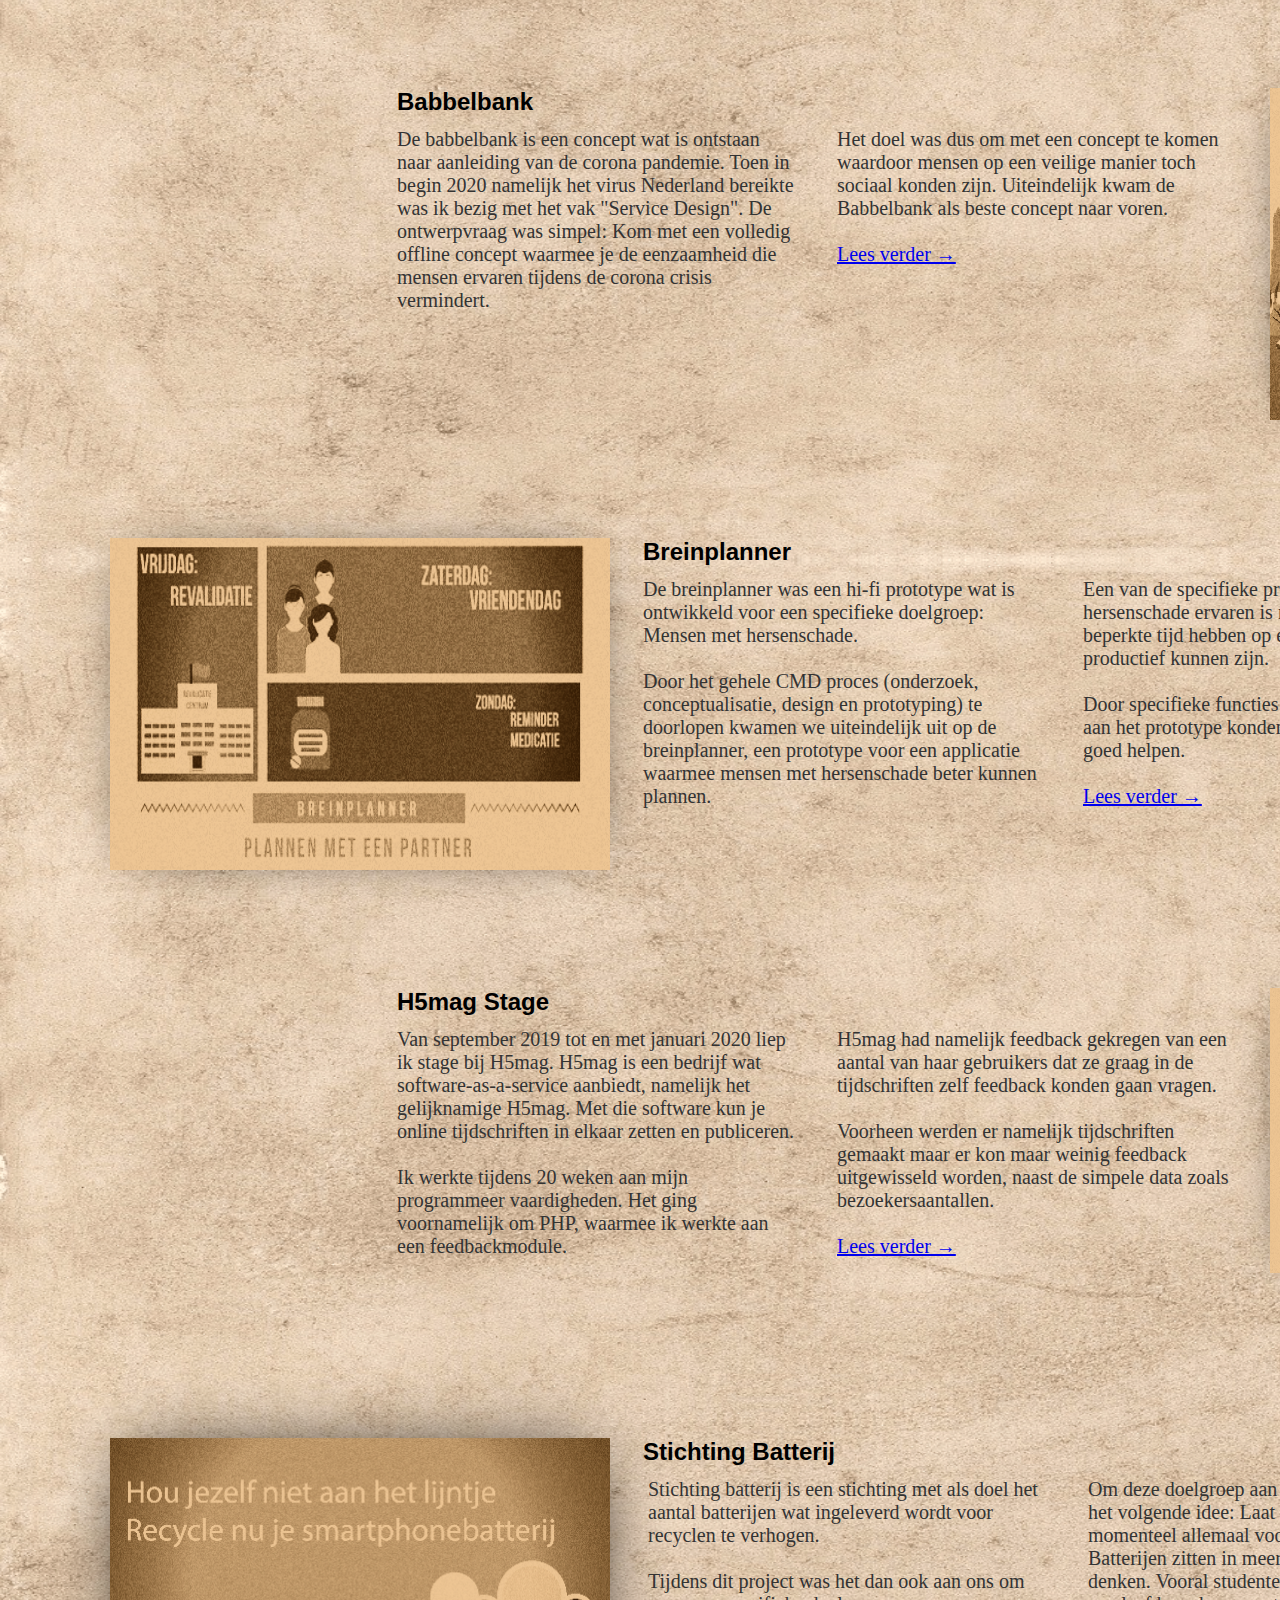
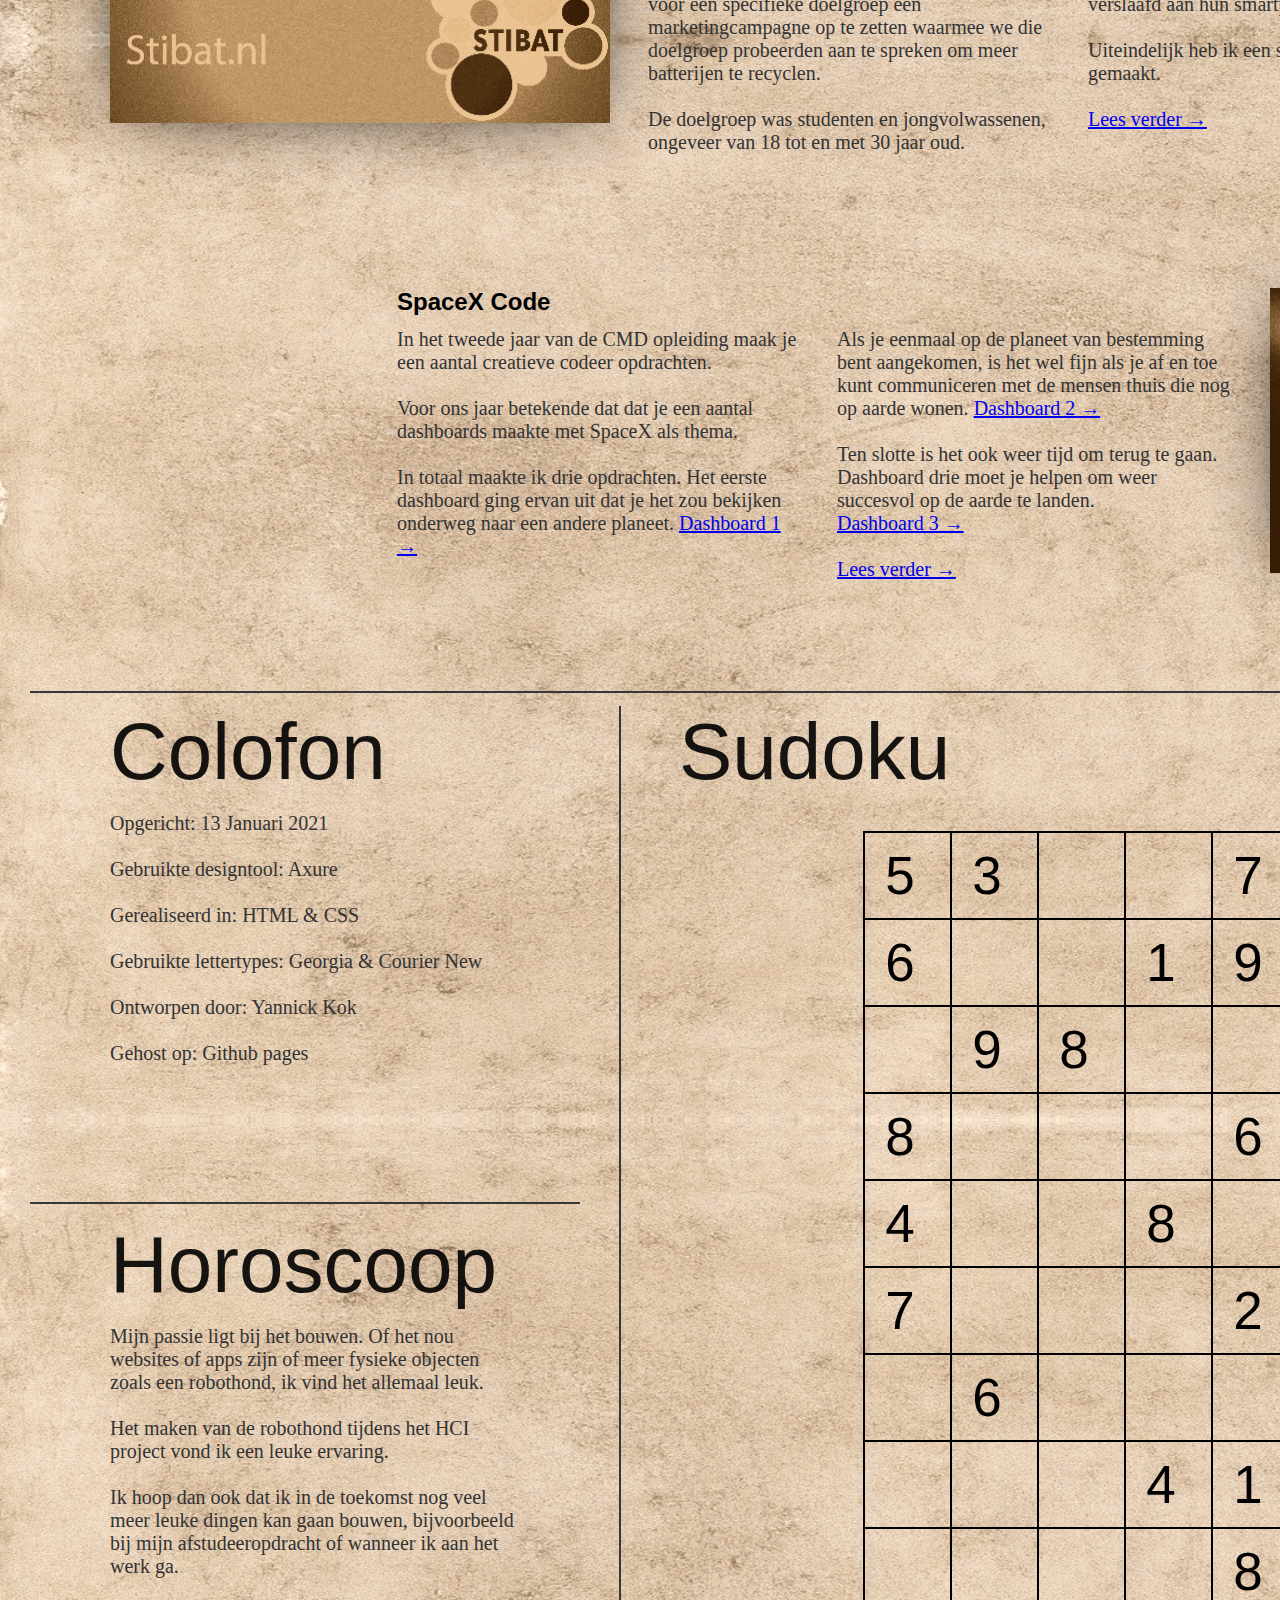
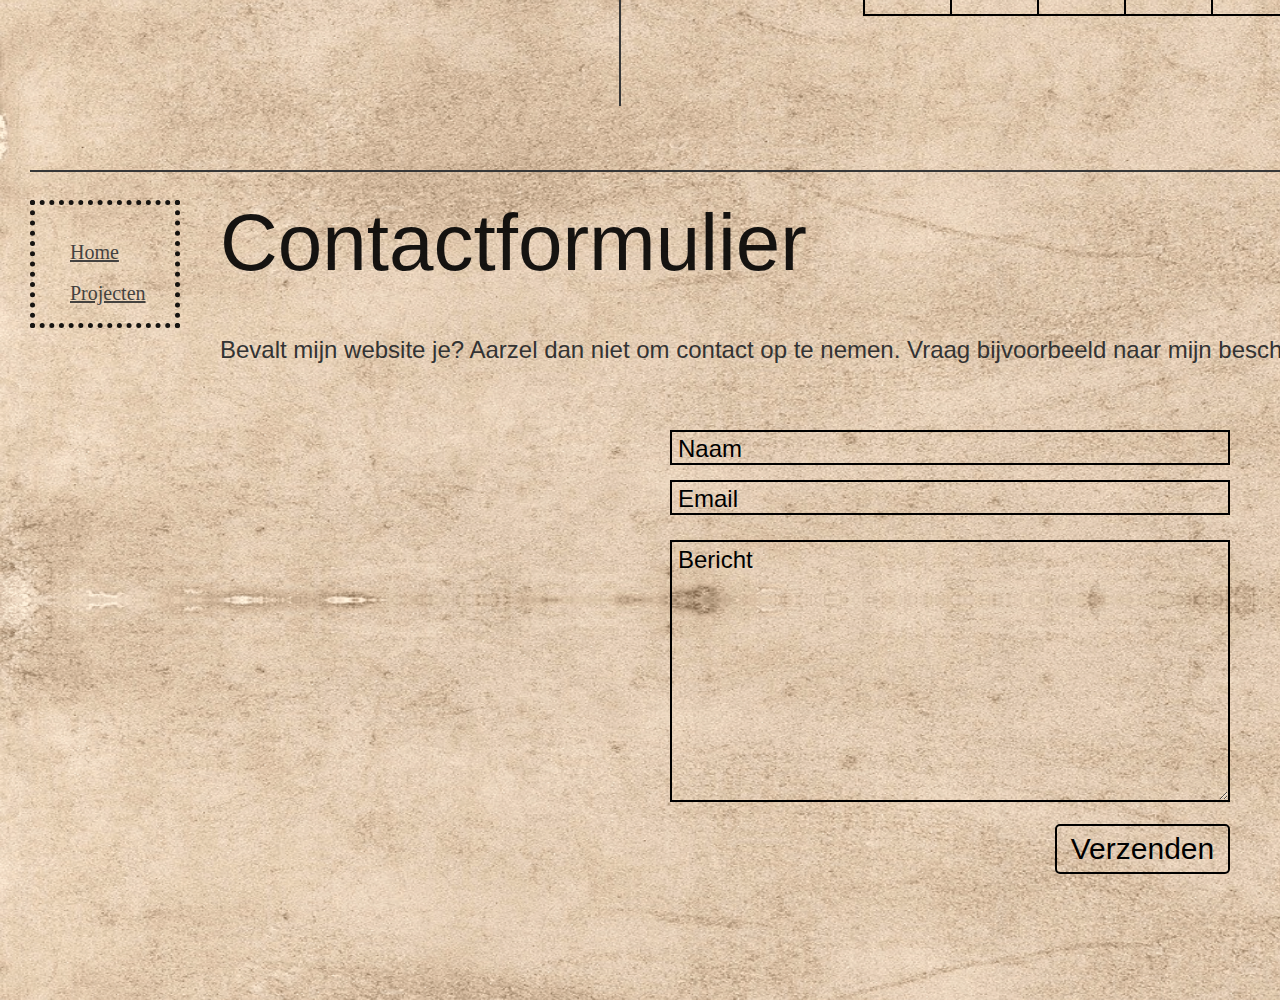
<file: stibat.html>
<!DOCTYPE html>
<html lang="nl">

    <head>

        <link type="text/css" href="style.css" rel="stylesheet" />	
    </head>

    <body>
        <div class="background1">
            <div id="d1" class="decoration1">
                <br><br> <a href="index.html" id="home">Home</a>
                <br><br> <a href="#projectoverzicht" id="projectlink">Projecten</a>
             </div>
             <h1 id="t1" class="inline">Yannick Kok</h1>
             <img id="img1" class="inline" src="pics/YK-design2.png">
             <h1 id="t2" class="inline">Portfolio</h1>
             <div id="d2" class="decoration1">
                 
                 <br><br> <a href="#colofon" id="overiglink">Overig</a>
                 <br><br> <a href="#contact" id="contactlink">Contact</a>
             </div>
            <div id="l1" class="line1"></div>
            <div id="l2" class="line1"></div>
            <div id="d3">VOL.. I, NO. 001

                </div>

            <div id="d4">SASSENHEIM,&nbsp;&nbsp;   ZUID HOLLAND,&nbsp;&nbsp;   WOENSDAG&nbsp;&nbsp;   MIDDAG,&nbsp;&nbsp;   13 JANUARI, 2021</div>
            <div class="dropdown">
                <div class="dropbtn">PAGINA 6</div>
                <div class="dropdown-content">
                  <a href="index.html">PAGINA 1</a>
                  <a href="dog-e.html">PAGINA 2</a>
                  <a href="babbelbank.html">PAGINA 3</a>
                  <a href="breinplanner.html">PAGINA 4</a>
                  <a href="h5mag.html">PAGINA 5</a>
                  <a href="stibat.html">PAGINA 6</a>
                  <a href="spacex.html">PAGINA 7</a>
                </div>
              </div>
            <div id="l3" class="line1"></div>
            <div id="l4" class="line1"></div>

            <h2 id="title1">Project: Stichting Batterij

            </h2>
            <img src="pics/stibat2.png" id="stibat-img1">

            
            
            <p id="stibat-text3">Voor dit project maakte ik in een groep een marketingscampange voor Stichting Batterij (Stibat).
                 Stibat is een non-profitorganisatie die in heel Nederland werkt aan het inzamelen en recyclen van lege batterijen.
                  Ervoor zorgen dat meer mensen hun batterijen inleveren bij allerlei inleverpunten was de belangrijkste taak, zo kan er een groter percentage batterijen gerecycelt worden.
                   Van Stibat kregen we een doelgroep: Mensen tussen de 18 en 30 jaar.
                <br><br>


                <strong>Bereiken van een jongere doelgroep</strong><br>
                
                Het bereiken van een jongere doelgroep was tijdens dit project cruciaal. Tijdens een van de vele brainstormsessies kwam ik er dat batterijen niet alleen van die cylindervormige dingen zijn die je af en toe ergens in stopt. Batterijen zitten ook in je laptop en smartphone. Twee belangrijke electronische aparaten waar jonge mensen soms zelfs verslaafd aan zijn. Als thema kozen we er voor om in te spelen op het volgende idee: Wat als er geen batterijen meer waren? Dan zou je altijd met een kabel moeten rondlopen om je devices van stroom te voorzien.
                <br><br>
                
                
                <strong>Deliverables</strong><br>
                
                We produceerden een campagneboekje, deden een pitch waarin we ook een zelfgemaakte video lieten zien en dachten na over fysieke evenementen waarmee we nog meer aandacht konden trekken richting het belang van het recyclen van batterijen.</p>
            
            
            <p id="babbelbank-text3"><strong>Categorie</strong><br>

                Marketing

<br><br>
                
                
                
                <strong>Opdrachtgever</strong><br>
                
                Stichting Batterij

<br><br>
                
                
                
                <strong>Periode</strong><br>
                
                April 2019 - Juni 2019

<br><br>
                
                
                
                <strong>Groepsleden</strong><br>
                
                5<br><br>
                
                
                
                <strong>Tools</strong><br>
                
                Adobe premiere, illustrator en axure

<br><br>
                
                
                
                <strong>Vaardigheden</strong><br>
                
                Doelgroep onderzoek, slogans bedenken, deskresearch doen richting batterijen, filmen, videobewerken, logo's en andere visuele elementen maken.

</p>


            <img src="pics/line.png" id="pageline1">
        </div>

        <div class="background2">
            <h3 id="projectoverzicht">Projectoverzicht</h3>
            <img src="pics/dog-e-project.png" id="dog-e-project">
            <h4 id="project-overzicht-1">Robothond Dog-E</h4>
            <p id="project-dog-e-text-1">Het doel van dit project was om een "Artificial creature" te bouwen.
                 Dit project werd gemaakt in teamverband. Als team hadden we besloten om een robothond te bouwen waarmee
                  je op erg simpele wijze interactie kon hebben. Ik werkte zelf grotendeels aan de code die deze interactie mogelijk maakte.

            </p>

            <p id="project-dog-e-text-2">
                 <a href="dog-e.html">Lees verder →</a> <br><br>

            <a href="https://yannickkok.github.io/HCI-Site/">Bekijk project website →</a> 


            </p>
            <h4 id="project-overzicht-2">Babbelbank</h4>
            <p id="project-babbelbank-text-1">De babbelbank is een concept wat is ontstaan naar aanleiding van de corona pandemie.
                 Toen in begin 2020 namelijk het virus Nederland bereikte was ik bezig met het vak "Service Design".
                  De ontwerpvraag was simpel: Kom met een volledig offline concept waarmee je de eenzaamheid die mensen ervaren  tijdens de corona crisis vermindert.

            </p>
            <p id="project-babbelbank-text-2">Het doel was dus om met een concept te komen waardoor mensen op een veilige manier toch sociaal konden zijn.
                 Uiteindelijk kwam de Babbelbank als beste concept naar voren. <br><br>



                 <a href="babbelbank.html">Lees verder →</a></p>
                <img src="pics/babbelbankfilter.png" id="project-babbelbank-img-1">
        </div>
        <div class="background3">
            <h4 id="project-overzicht-3">Breinplanner</h4>
            <img src="pics/breinplannerfilter.png" id="project-breinplanner-img-1">
            <p id="project-breinplanner-text-1">De breinplanner was een hi-fi prototype wat is ontwikkeld voor een specifieke doelgroep: Mensen met hersenschade.<br><br>

                Door het gehele CMD proces (onderzoek, conceptualisatie, design en prototyping) te doorlopen kwamen we uiteindelijk uit op de breinplanner, een prototype voor een applicatie waarmee mensen met hersenschade beter kunnen plannen.
                
                
                
                </p>
            <p id="project-breinplanner-text-2">Een van de specifieke problemen die mensen met hersenschade ervaren is namelijk dat ze maar beperkte tijd hebben op een dag waarin ze productief kunnen zijn.
<br><br>


                Door specifieke functies en visuele stijl te geven aan het prototype konden we deze doelgroep goed helpen.
                <br><br>
                
                
                 <a href="breinplanner.html">Lees verder →</a> </p>

                <h4 id="project-overzicht-4">H5mag Stage</h4>
                <img src="pics/h5magfilter2.png" id="project-h5mag-img-1">
                <p id="project-h5mag-text-1">Van september 2019 tot en met januari 2020 liep ik stage bij H5mag.
                     H5mag is een bedrijf wat software-as-a-service aanbiedt, namelijk het gelijknamige H5mag.
                      Met die software kun je online tijdschriften in elkaar zetten en publiceren.
                      <br><br>



                    Ik werkte tijdens 20 weken aan mijn programmeer vaardigheden. Het ging voornamelijk om PHP, waarmee ik werkte aan een feedbackmodule.</p>
                    <p id="project-h5mag-text-2">
                        H5mag had namelijk feedback gekregen van een aantal van haar gebruikers dat ze graag in de tijdschriften zelf feedback konden gaan vragen.
<br><br>


Voorheen werden er namelijk tijdschriften gemaakt maar er kon maar weinig feedback uitgewisseld worden, naast de simpele data zoals bezoekersaantallen.
<br><br>


<a href="h5mag.html">Lees verder →</a> 
                    </p>

                    <img src="pics/stibat3.png" id="project-stibat-img-1">
                    <h4 id="project-overzicht-5">Stichting Batterij</h4>
                    <p id="project-stibat-text-1">Stichting batterij is een stichting met als doel het aantal batterijen wat ingeleverd wordt voor recyclen te verhogen.
                        <br><br>


                        Tijdens dit project was het dan ook aan ons om voor een specifieke doelgroep een marketingcampagne op te zetten waarmee we die doelgroep probeerden aan te spreken om meer batterijen te recyclen.
                        <br><br>
                        
                        
                        De doelgroep was studenten en jongvolwassenen, ongeveer van 18 tot en met 30 jaar oud.</p>

                        <p id="project-stibat-text-2">
                            Om deze doelgroep aan te spreken kwam ik met het volgende idee: Laat zien waar batterijen momenteel allemaal voor gebruikt worden. Batterijen zitten in meer voorwerpen dan je zou denken. Vooral studenten zijn tegenwoordig bijna verslaafd aan hun smartphone of laptop.
                            <br><br>


Uiteindelijk heb ik een satirisch filmpje daarover gemaakt.

<br><br>

<a href="stibat.html">Lees verder →</a> 
                        </p>


        </div>

        <div class="background4">

            <h4 id="project-overzicht-6">SpaceX Code</h4>
            <img src="pics/spacex1.png" id="project-spacex-img-1">
            <p id="project-spacex-text-1">In het tweede jaar van de CMD opleiding maak je een aantal creatieve codeer opdrachten.
                <br><br>


                Voor ons jaar betekende dat dat je een aantal dashboards maakte met SpaceX als thema.
                <br><br>
                
                
                In totaal maakte ik drie opdrachten. Het eerste dashboard ging ervan uit dat je het zou bekijken onderweg naar een andere planeet.
                 <a href="https://yannickkok.github.io/IxDT2/">Dashboard 1  →</a></p> 

            <p id="project-spacex-text-2">

                Als je eenmaal op de planeet van bestemming bent aangekomen, is het wel fijn als je af en toe kunt communiceren met de mensen thuis die nog op aarde wonen.
                 <a href="https://yannickkok.github.io/Challenge-2/">Dashboard 2  →</a><br><br>



Ten slotte is het ook weer tijd om terug te gaan. Dashboard drie moet je helpen om weer succesvol op de aarde te landen.  <br><a href="https://yannickkok.github.io/Challenge-3/">Dashboard 3  →</a>
<br><br>


 <a href="spacex.html">Lees verder →</a> 
            </p>


        </div>

        <img src="pics/line.png" id="line2">
        <img src="pics/line.png" id="line3">
        <img src="pics/line.png" id="line4">
        <img src="pics/line.png" id="line5">

        <div class="background5">
            <h3 id="colofon">Colofon</h3>
            <p id="colofontext">Opgericht: 13 Januari 2021
                <br><br>


                Gebruikte designtool: Axure
                <br><br>

                
                
                Gerealiseerd in: HTML & CSS
                <br><br>

                
                
                Gebruikte lettertypes: Georgia & Courier New
                <br><br>

                
                
                Ontworpen door: Yannick Kok
                <br><br>

                
                
                Gehost op: Github pages</p>

                <h3 id="sudoku">Sudoku</h3>
                <div class="sudokucontainer">
                    <input type="number" class="sudokublock" value="5" min="1" max="9">
                    <input type="number" class="sudokublock" value="3" min="1" max="9">
                    <input type="number" class="sudokublock"  min="1" max="9" id="sudokublock13">
                    <input type="number" class="sudokublock" value="" min="1" max="9">
                    <input type="number" class="sudokublock" value="7" min="1" max="9">
                    <input type="number" class="sudokublock" value="" min="1" max="9">
                    <input type="number" class="sudokublock" value="" min="1" max="9">
                    <input type="number" class="sudokublock" value="" min="1" max="9">
                    <input type="number" class="sudokublock" value="" min="1" max="9">
                    <br>
                    <input type="number" class="sudokublock" value="6" min="1" max="9">
                    <input type="number" class="sudokublock" value="" min="1" max="9">
                    <input type="number" class="sudokublock" value="" min="1" max="9">
                    <input type="number" class="sudokublock" value="1" min="1" max="9">
                    <input type="number" class="sudokublock" value="9" min="1" max="9">
                    <input type="number" class="sudokublock" value="5" min="1" max="9">
                    <input type="number" class="sudokublock" value="" min="1" max="9">
                    <input type="number" class="sudokublock" value="" min="1" max="9">
                    <input type="number" class="sudokublock" value="" min="1" max="9">
                    <br>
                    <input type="number" class="sudokublock" value="" min="1" max="9">
                    <input type="number" class="sudokublock" value="9" min="1" max="9">
                    <input type="number" class="sudokublock" value="8" min="1" max="9">
                    <input type="number" class="sudokublock" value="" min="1" max="9">
                    <input type="number" class="sudokublock" value="" min="1" max="9">
                    <input type="number" class="sudokublock" value="" min="1" max="9">
                    <input type="number" class="sudokublock" value="" min="1" max="9">
                    <input type="number" class="sudokublock" value="6" min="1" max="9">
                    <input type="number" class="sudokublock" value="" min="1" max="9">
                    <br>
                    <input type="number" class="sudokublock" value="8" min="1" max="9">
                    <input type="number" class="sudokublock" value="" min="1" max="9">
                    <input type="number" class="sudokublock" value="" min="1" max="9">
                    <input type="number" class="sudokublock" value="" min="1" max="9">
                    <input type="number" class="sudokublock" value="6" min="1" max="9">
                    <input type="number" class="sudokublock" value="" min="1" max="9">
                    <input type="number" class="sudokublock" value="" min="1" max="9">
                    <input type="number" class="sudokublock" value="" min="1" max="9">
                    <input type="number" class="sudokublock" value="3" min="1" max="9">
                    <br>
                    <input type="number" class="sudokublock" value="4" min="1" max="9">
                    <input type="number" class="sudokublock" value="" min="1" max="9">
                    <input type="number" class="sudokublock" value="" min="1" max="9">
                    <input type="number" class="sudokublock" value="8" min="1" max="9">
                    <input type="number" class="sudokublock" value="" min="1" max="9">
                    <input type="number" class="sudokublock" value="3" min="1" max="9">
                    <input type="number" class="sudokublock" value="" min="1" max="9">
                    <input type="number" class="sudokublock" value="" min="1" max="9">
                    <input type="number" class="sudokublock" value="1" min="1" max="9">
                    <br>
                    <input type="number" class="sudokublock" value="7" min="1" max="9">
                    <input type="number" class="sudokublock" value="" min="1" max="9">
                    <input type="number" class="sudokublock" value="" min="1" max="9">
                    <input type="number" class="sudokublock" value="" min="1" max="9">
                    <input type="number" class="sudokublock" value="2" min="1" max="9">
                    <input type="number" class="sudokublock" value="" min="1" max="9">
                    <input type="number" class="sudokublock" value="" min="1" max="9">
                    <input type="number" class="sudokublock" value="" min="1" max="9">
                    <input type="number" class="sudokublock" value="6" min="1" max="9">
                    <br>
                    <input type="number" class="sudokublock" value="" min="1" max="9">
                    <input type="number" class="sudokublock" value="6" min="1" max="9">
                    <input type="number" class="sudokublock" value="" min="1" max="9">
                    <input type="number" class="sudokublock" value="" min="1" max="9">
                    <input type="number" class="sudokublock" value="" min="1" max="9">
                    <input type="number" class="sudokublock" value="" min="1" max="9">
                    <input type="number" class="sudokublock" value="2" min="1" max="9">
                    <input type="number" class="sudokublock" value="8" min="1" max="9">
                    <input type="number" class="sudokublock" value="" min="1" max="9">
                    <br>
                    <input type="number" class="sudokublock" value="" min="1" max="9">
                    <input type="number" class="sudokublock" value="" min="1" max="9">
                    <input type="number" class="sudokublock" value="" min="1" max="9">
                    <input type="number" class="sudokublock" value="4" min="1" max="9">
                    <input type="number" class="sudokublock" value="1" min="1" max="9">
                    <input type="number" class="sudokublock" value="9" min="1" max="9">
                    <input type="number" class="sudokublock" value="" min="1" max="9">
                    <input type="number" class="sudokublock" value="" min="1" max="9">
                    <input type="number" class="sudokublock" value="5" min="1" max="9">
                    <br>
                    <input type="number" class="sudokublock" value="" min="1" max="9">
                    <input type="number" class="sudokublock" value="" min="1" max="9">
                    <input type="number" class="sudokublock" value="" min="1" max="9">
                    <input type="number" class="sudokublock" value="" min="1" max="9">
                    <input type="number" class="sudokublock" value="8" min="1" max="9">
                    <input type="number" class="sudokublock" value="" min="1" max="9">
                    <input type="number" class="sudokublock" value="" min="1" max="9">
                    <input type="number" class="sudokublock" value="7" min="1" max="9">
                    <input type="number" class="sudokublock" value="9" min="1" max="9">

                </div>

                <h3 id="horoscoop">Horoscoop</h3>
                <p id="horoscooptext">
                    Mijn passie ligt bij het bouwen. Of het nou websites of apps zijn of meer fysieke objecten zoals een robothond, ik vind het allemaal leuk.
                    <br><br>


Het maken van de robothond tijdens het HCI project vond ik een leuke ervaring.

<br><br>

Ik hoop dan ook dat ik in de toekomst nog veel meer leuke dingen kan gaan bouwen, bijvoorbeeld bij mijn afstudeeropdracht of wanneer ik aan het werk ga.
                </p>

                <h3 id="contact">Contactformulier</h3>
                <p id="contacttext">
                    Bevalt mijn website je? Aarzel dan niet om contact op te nemen. Vraag bijvoorbeeld naar mijn beschikbaarheid of CV.


                </p>

                <input id="contactinput1" type="text" value="Naam">
                <input id="contactinput2" type="text" value="Email">
                <textarea id="contactinput3" >Bericht</textarea>
                <button id="contactsubmit">Verzenden</button>

                <div id="d5" class="decoration1">
                    <br><br> <a href="#img1" id="home">Home</a>
                    <br><br> <a href="#projectoverzicht" id="projectlink">Projecten</a>
                 </div>

                 <div id="d6" class="decoration1">
                
                    <br><br> <a href="#colofon" id="overiglink">Overig</a>
                    <br><br> <a href="#contact" id="contactlink">Contact</a>
                </div>

        </div>
        <div class="background6">

        </div>
    </body>



</html>
</file>
<file: style.css>
body {
    margin: 0;
    max-width: 1900px;

}



html {
    scroll-behavior: smooth;
  }

p {
    font-family: georgia;
    font-size: 20px;
    color: #333333;
    margin-top: 0;
    margin-bottom: 0;
}

.background1 {
    background-image: url("pics/background1.png");
    width: 100%;
    height: 1080px;
    margin: 0px;
}

.background2 {
    background-image: url("pics/backgroundinverted.png");
    width: 100%;
    height: 1080px;
    margin: 0px;
}

.background3 {
    background-image: url("pics/background1.png");
    width: 100%;
    height: 1080px;
    margin: 0px;
}

.background4 {
    background-image: url("pics/backgroundinverted.png");
    width: 100%;
    height: 1080px;
    margin: 0px;
}

.background5 {
    background-image: url("pics/background1.png");
    width: 100%;
    height: 1080px;
    margin: 0px;
}

.background6 {
    background-image: url("pics/backgroundlast.png");
    width: 100%;
    height: 400px;
    margin: 0px;
}

.inline {
    display: inline;
}

#t1 {
    border-width: 0px;
    position: absolute;
    left: 227px;
    top: 36px;
}

#t2 {
    border-width: 0px;
    position: absolute;
    left: 1120px;
    top: 36px;
}

#img1 {
    border-width: 0px;
    position: absolute;
    left: 835px;
    top: 0px;
    width: 260px;
    height: 195px;
    
}

#d1 {

    position: absolute;
    left: 30px;
    top: 38px;
}

#d2 {
    position: absolute;
    left: 1720px;
    top: 38px;
}

#d3 {
    font-family: 'Courier New', Courier, monospace;
    font-size: 20px;
    font-weight: 600;
    position: absolute;
    left: 130px;
    top: 230px;

}

#d4 {
    font-family: 'Courier New', Courier, monospace;
    font-size: 20px;
    font-weight: 600;
    position: absolute;
    left: 548px;
    top: 230px;
    letter-spacing: 0.5px;
}

#d5 {
    position: absolute;
    left: 30px;
    top: 5000px;
}

#d6{
    position: absolute;
    left: 1720px;
    top: 5000px;
}

.sudokucontainer {
    width: 785px;
    height: 785px;
    position: absolute;
    left: 866px;
    top: 4031px;
}

input {
    margin: 0;
    padding: 0;
}

.sudokublock {
    border-width: 2px;
    border-color: rgb(0, 0, 0);
    border-style: solid;
    display: inline-block;
    width: 85px;
    height: 85px;
    font-size: 53px;
    background: inherit;
    background-color: rgba(255, 255, 255, 0);
    text-align: center;
    margin-left: -3px;
    margin-right: -3px;
    margin-bottom: -2px;
    padding: 0px;

}

.nav {
    position: absolute;
    left: 1630px;
    top: 225px;
    width: 140px;
    height: 34px;
    display: flex;
    font-family: 'Courier New Bold', 'Courier New Regular', 'Courier New', sans-serif;
    font-weight: 700;
    font-style: normal;
    font-size: 20px;
    background-color: rgba(255, 255, 255, 0);
    box-sizing: border-box;
    border-width: 2px;
    border-style: solid;
    border-color: rgba(0, 0, 0, 1);
    border-radius: 0px;
    padding: 0;
}

.dropbtn {
    padding-left: 7%;
    padding-top: 3%;

    font-family: 'Courier New Bold', 'Courier New Regular', 'Courier New', sans-serif;
    font-weight: 700;
    font-style: normal;
    font-size: 24px;
    letter-spacing: normal;
    color: #000000;
    vertical-align: none;
    text-align: left;
    text-transform: none;
    background-color: transparent;
    border-color: transparent;
    width: 130.5px;
  }
  
  .dropdown {
    position: absolute;
    left: 1630px;
    top: 225px;
    width: 140px;
    height: 34px;
    display: flex;
    font-family: 'Courier New Bold', 'Courier New Regular', 'Courier New', sans-serif;
    font-weight: 700;
    font-style: normal;
    font-size: 24px;
    background-color: rgba(255, 255, 255, 0);
    box-sizing: border-box;
    border-width: 2px;
    border-style: solid;
    border-color: rgba(0, 0, 0, 1);
    border-radius: 0px;
    padding: 0;
  }

  .sudokubutton {
    position: absolute;
    left: 679px;
    top: 4031px;
  }
  
  .dropdown-content {
    
    
    display: none;
    position: absolute;
    
    min-width: 130px;
    padding: 0;
    box-shadow: 0px 8px 16px 0px rgba(0,0,0,0.2);
    z-index: 1;
    
    

    
  }
  
  .dropdown-content a {
    border-width: 2px;
    border-style: solid;
    border-color: rgba(0, 0, 0, 1);
    border-top: none;
    width: 115.8px;
    background-image: url("pics/background2.png");
    
    padding: 3% 7%;
    text-decoration: none;
    display: block;
  }
  
  .dropdown-content a:hover {
      background-color: rgba(255, 255, 255, 0.905) ;
      background-image: none;
    } 
  .dropdown:hover .dropdown-content {display: block;}

#u155_input {

    padding-left: 10px;
    font-family: 'Courier New Bold', 'Courier New Regular', 'Courier New', sans-serif;
    font-weight: 700;
    font-style: normal;
    font-size: 20px;
    letter-spacing: normal;
    color: #000000;
    vertical-align: none;
    text-align: left;
    text-transform: none;
    background-color: transparent;
    border-color: transparent;
}



#l1 {
    position: absolute;
    left: 130px;
    top: 210px;
    width: 1640px;
    height: 0px;
    display: flex;
    opacity: 0.9;
    color: #0A0A0A;
}

#l2 {
    position: absolute;
    left: 130px;
    top: 217px;
    width: 1640px;
    height: 0px;
    display: flex;
    opacity: 0.9;
    color: #0A0A0A;
}

#l3 {
    position: absolute;
    left: 130px;
    top: 262px;
    width: 1640px;
    height: 0px;
    display: flex;
    opacity: 0.9;
    color: #0A0A0A;
}

#l4 {
    position: absolute;
    left: 130px;
    top: 269px;
    width: 1640px;
    height: 0px;
    display: flex;
    opacity: 0.9;
    color: #0A0A0A;
}

#pageline1 {
    border-width: 0px;
    position: absolute;
    left: 30px;
    top: 1069px;
    width: 1840px;
    height: 2px;
}

h1 {
    opacity: 0.9;
    font-family: 'Georgia', sans-serif;
    font-weight: 400;
    font-style: normal;
    font-size: 105px;
    letter-spacing: 1px;
    color: #0A0A0A;
    line-height: 120px;
    margin: 0;
}

h2 {
    font-family: 'Georgia', sans-serif;
    font-weight: 400;
    font-style: normal;
    font-size: 60px;
    letter-spacing: 1.7px;
    color: #000000;
    margin: 0;
}

h3 {
    opacity: 0.9;
    font-family: 'Georgia', sans-serif;
    font-weight: 400;
    font-style: normal;
    font-size: 80px;
    color: #000000;
    margin-top: 0;
    margin-bottom: 0;
}

h4 {
    font-family: 'Georgia Bold', 'Georgia Regular', 'Georgia', sans-serif;
    font-weight: 700;
    font-style: normal;
    font-size: 24px;
    margin-top: 0;
    margin-bottom: 0;
    
}

#contactlink {
    margin-left: 25%;
    font-family: georgia;
    font-size: 20px;
    color: #333333;
}

#overiglink {
    margin-left: 25%;
    font-family: georgia;
    font-size: 20px;
    color: #333333;
}

#projectlink {
    margin-left: 25%;
    font-family: georgia;
    font-size: 20px;
    color: #333333;
}

#contactinput1 {
    position: absolute;
    left: 670px;
    top: 5230px;
    width: 560px;
    height: 35px;
    background-color: transparent;
    padding: 4px 2px 2px 6px;
    font-family: 'Georgia', sans-serif;
    font-weight: 400;
    font-style: normal;
    font-size: 24px;
    border-width: 2px;
    border-style: solid;
    border-color: rgba(0, 0, 0, 1);
    border-radius: 0px;
    box-sizing: border-box;
}

#contactinput2 {
    position: absolute;
    left: 670px;
    top: 5280px;
    width: 560px;
    height: 35px;
    background-color: transparent;
    padding: 4px 2px 2px 6px;
    font-family: 'Georgia', sans-serif;
    font-weight: 400;
    font-style: normal;
    font-size: 24px;
    border-width: 2px;
    border-style: solid;
    border-color: rgba(0, 0, 0, 1);
    border-radius: 0px;
    box-sizing: border-box;
}

#contactinput3 {
    border-width: 0px;
    position: absolute;
    left: 670px;
    top: 5340px;
    width: 560px;
    height: 262px;
    display: flex;
    font-family: 'Georgia', sans-serif;
    font-weight: 400;
    font-style: normal;
    font-size: 24px;
    background-color: transparent;
    padding: 4px 2px 2px 6px;
    font-family: 'Georgia', sans-serif;
    font-weight: 400;
    font-style: normal;
    font-size: 24px;
    border-width: 2px;
    border-style: solid;
    border-color: rgba(0, 0, 0, 1);
    border-radius: 0px;
    box-sizing: border-box;
}

#contactsubmit {
    position: absolute;
    left: 1055px;
    top: 5624px;
    width: 175px;
    height: 50px;
    font-family: 'Georgia', sans-serif;
    font-weight: 400;
    font-style: normal;
    font-size: 30px;
    color: #000000;
    background-color: transparent;
    border-width: 2px;
    border-style: solid;
    border-color: rgba(0, 0, 0, 1);
    border-radius: 5px;
}

#contact {
    position: absolute;
    left: 220px;
    top: 4997px;
    width: 610px;
    height: 120px;
}

#contacttext{

position: absolute;
left: 220px;
top: 5136px;
width: 1332px;
height: 54px;
font-family: 'Georgia', sans-serif;
    font-weight: 400;
    font-style: normal;
    font-size: 24px;
}

#horoscoop {
    position: absolute;
    left: 110px;
    top: 4419px;
    width: 388px;
    height: 91px;
}

#horoscooptext {
    position: absolute;
    left: 110px;
    top: 4525px;
    width: 405px;
    height: 364px;
}

#sudoku {
    position: absolute;
    left: 679px;
    top: 3906px;
    width: 269px;
    height: 91px;
}

#colofon {
    position: absolute;
    left: 110px;
    top: 3906px;
    width: 277px;
    height: 91px;
}

#colofontext {
    position: absolute;
    left: 110px;
    top: 4012px;
    width: 405px;
    height: 331px;
}

#project-dog-e-text-1 {
    position: absolute;
    left: 643px;
    top: 1278px;
    width: 400px;
    height: 292px;
}

#project-dog-e-text-2 {
    position: absolute;
    left: 1083px;
    top: 1278px;
    width: 400px;
    height: 292px;
}

#project-overzicht-1 {
    position: absolute;
    left: 643px;
    top: 1238px;
    width: 221px;
    height: 27px;
}

#project-overzicht-2 {
    position: absolute;
    left: 397px;
    top: 1688px;
    width: 147px;
    height: 27px;
}

#project-overzicht-3 {
    position: absolute;
    left: 643px;
    top: 2138px;
    width: 168px;
    height: 27px;
}

#project-overzicht-4 {
    position: absolute;
    left: 397px;
    top: 2588px;
    width: 162px;
    height: 27px;
}

#project-overzicht-5 {
    position: absolute;
    left: 643px;
    top: 3038px;
    width: 212px;
    height: 27px;
}

#project-overzicht-6 {
position: absolute;
left: 397px;
top: 3488px;
width: 160px;
height: 27px;
}

#project-spacex-img-1 {
    position: absolute;
    left: 1270px;
    top: 3488px;
    width: 500px;
    height: 285px;
    box-shadow: 0px 0px 70px -20px black

}

#project-spacex-text-1 {
    position: absolute;
    left: 397px;
    top: 3528px;
    width: 400px;
    height: 352px;
}

#project-spacex-text-2 {
    position: absolute;
    left: 837px;
    top: 3528px;
    width: 400px;
    height: 352px;
}

#project-stibat-text-1 {
    position: absolute;
    left: 648px;
    top: 3078px;
    width: 400px;
    height: 292px;
}

#project-stibat-text-2 {
    position: absolute;
    left: 1088px;
    top: 3078px;
    width: 400px;
    height: 292px;
}

#project-stibat-img-1 {
    
    position: absolute;
    left: 110px;
    top: 3038px;
    width: 500px;
    height: 285px;
    box-shadow: 0px 0px 70px -20px black

}

#project-h5mag-img-1 {
    position: absolute;
    left: 1270px;
    top: 2588px;
    width: 500px;
    height: 285px;
    box-shadow: 0px 0px 50px -25px black;

}

#project-h5mag-text-1 {
    position: absolute;
    left: 397px;
    top: 2628px;
    width: 400px;
    height: 292px;
}

#project-h5mag-text-2 {
    position: absolute;
    left: 837px;
    top: 2628px;
    width: 400px;
    height: 292px;
}

#project-breinplanner-img-1 {
    position: absolute;
    left: 110px;
    top: 2138px;
    width: 500px;
    height: 332px;
    box-shadow: 0px 0px 50px -25px black;
}

#project-breinplanner-text-1 {
    position: absolute;
    left: 643px;
    top: 2178px;
    width: 400px;
    height: 292px;
}

#project-breinplanner-text-2 {
    position: absolute;
    left: 1083px;
    top: 2178px;
    width: 400px;
    height: 292px;
}

#project-babbelbank-text-1 {
    position: absolute;
    left: 397px;
    top: 1728px;
    width: 400px;
    height: 292px;
}

#project-babbelbank-text-2 {
    position: absolute;
    left: 837px;
    top: 1728px;
    width: 400px;
    height: 292px;
}

#project-babbelbank-img-1 {
    position: absolute;
    left: 1270px;
    top: 1688px;
    width: 500px;
    height: 332px;
    box-shadow: 0px 0px 50px -25px black
}

#dog-e-project {
    position: absolute;
    left: 110px;
    top: 1238px;
    width: 500px;
    height: 332px;
    box-shadow: 0px 0px 30px -5px black
}

#projectoverzicht {
    position: absolute;
    left: 110px;
    top: 1106px;
    width: 587px;
    height: 91px;
}

#yk1 {
    border-width: 0px;
    position: absolute;
    left: 130px;
    top: 385px;
    width: 400px;
    height: 433px;
    display: flex;
    box-shadow: 0px 0px 5px 0px black;
}

#yk2 {
    border-width: 0px;
    position: absolute;
    left: 1330px;
    top: 385px;
    width: 440px;
    height: 324px;
    display: flex;
    box-shadow: 0px 0px 5px 0px black;
}

strong {
    display: inline;
}

#p1 {
    border-width: 0px;
    position: absolute;
    left: 130px;
    top: 831px;
    width: 400px;
    height: 207px;
    line-height: 24px;
}

#p2 {
    border-width: 0px;
    position: absolute;
    left: 560px;
    top: 385px;
    width: 723px;
    height: 612px;
    line-height: 26px;
}

#p3 {
    position: absolute;
    left: 1330px;
    top: 744px;
    width: 440px;
    height: 280px;
    line-height: 24px;
}

#title1 {
    border-width: 0px;
    position: absolute;
    left: 130px;
    top: 292px;
    width: 1639px;
    height: 68px;
    display: flex;
    opacity: 0.9;
}

.decoration1 {
    width: 140px;
    height: 118px;
    opacity: 90%;
    border-color: black;
    border-width: 5px;
    border-style: dotted;
}

.line1 {
    border-width: 1px;
    border-color: #0A0A0A;
    border-style: solid;
}

#line2 {
    position: absolute;
    left: 30px;
    top: 3891px;
    width: 1840px;
    height: 2px;
}

#line3 {
    position: absolute;
    left: 619px;
    top: 3906px;
    width: 2px;
    height: 1000px;
}
#line4 {
    position: absolute;
    left: 30px;
    top: 4402px;
    width: 550px;
    height: 2px;
}
#line5 {
    position: absolute;
    left: 30px;
    top: 4970px;
    width: 1840px;
    height: 2px;
}

#home {
    margin-left: 25%;
    font-family: georgia;
    font-size: 20px;
    color: #333333;
}

#dog-e-img1 {
    position: absolute;
    left: 130px;
    top: 385px;
    width: 384px;
    height: 512px;
    box-shadow: 0px 0px 10px 0px black;
}

#dog-e-text1 {
    position: absolute;
    left: 560px;
    top: 385px;
    width: 723px;
    height: 612px;
    line-height: 26px;
}

#dog-e-text2 {
    position: absolute;
    left: 1455px;
    top: 385px;
    width: 315px;
    height: 455px;
}

#babbelbank-img1 {
    position: absolute;
    left: 130px;
    top: 385px;
    width: 488px;
    height: 319px;
    box-shadow: 0px 0px 50px -25px black
}

#babbelbank-text1 {
    position: absolute;
    left: 130px;
    top: 744px;
    width: 488px;
    height: 273px;
}

#babbelbank-text2 {
    position: absolute;
    left: 684px;
    top: 385px;
    width: 599px;
    height: 632px;
}

#babbelbank-text3 {
    position: absolute;
    left: 1455px;
    top: 385px;
    width: 315px;
    height: 455px;
    line-height: 24px;
}

#stibat-img1 {
    position: absolute;
    left: 130px;
    top: 385px;
    width: 425px;
    height: 612px;
    box-shadow: 0px 0px 50px -25px black
}

#stibat-text3 {
    position: absolute;
    left: 605px;
    top: 385px;
    width: 725px;
    height: 613px;
    line-height: 26px;
}
</file>
